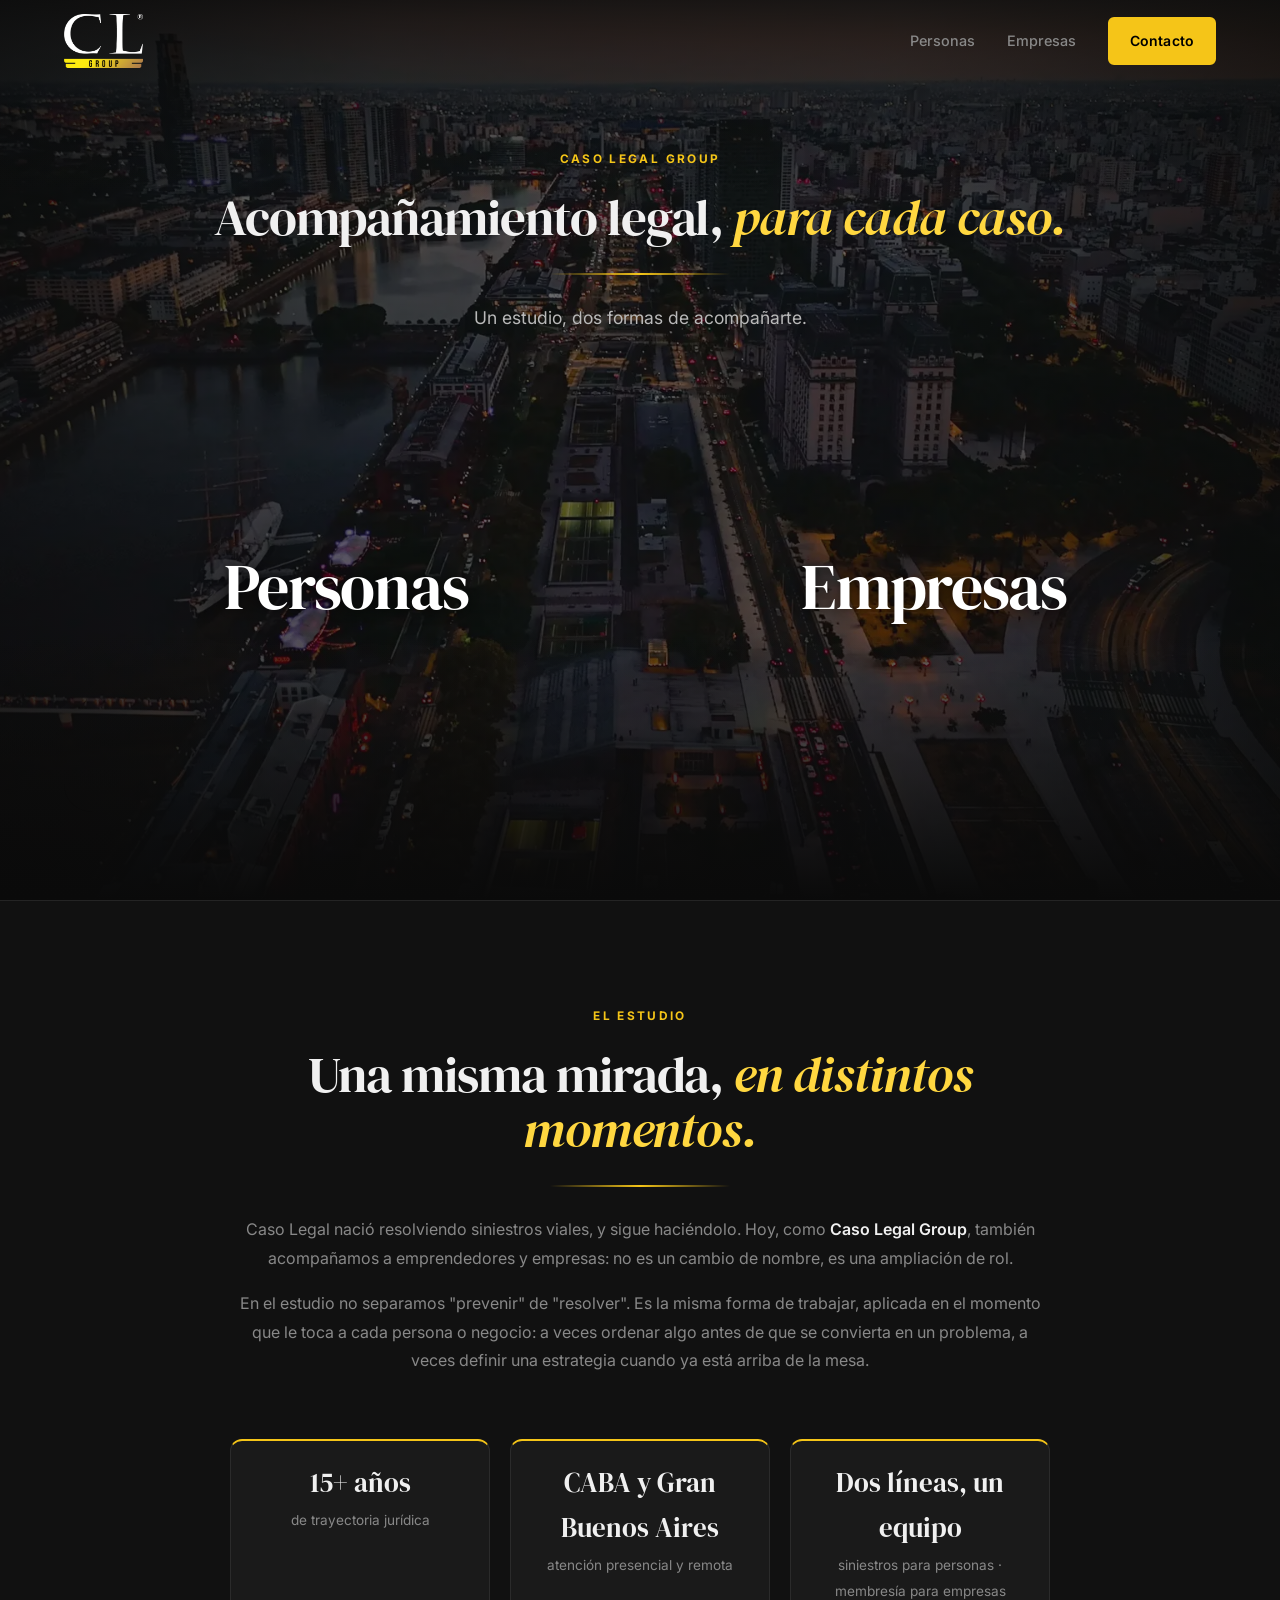
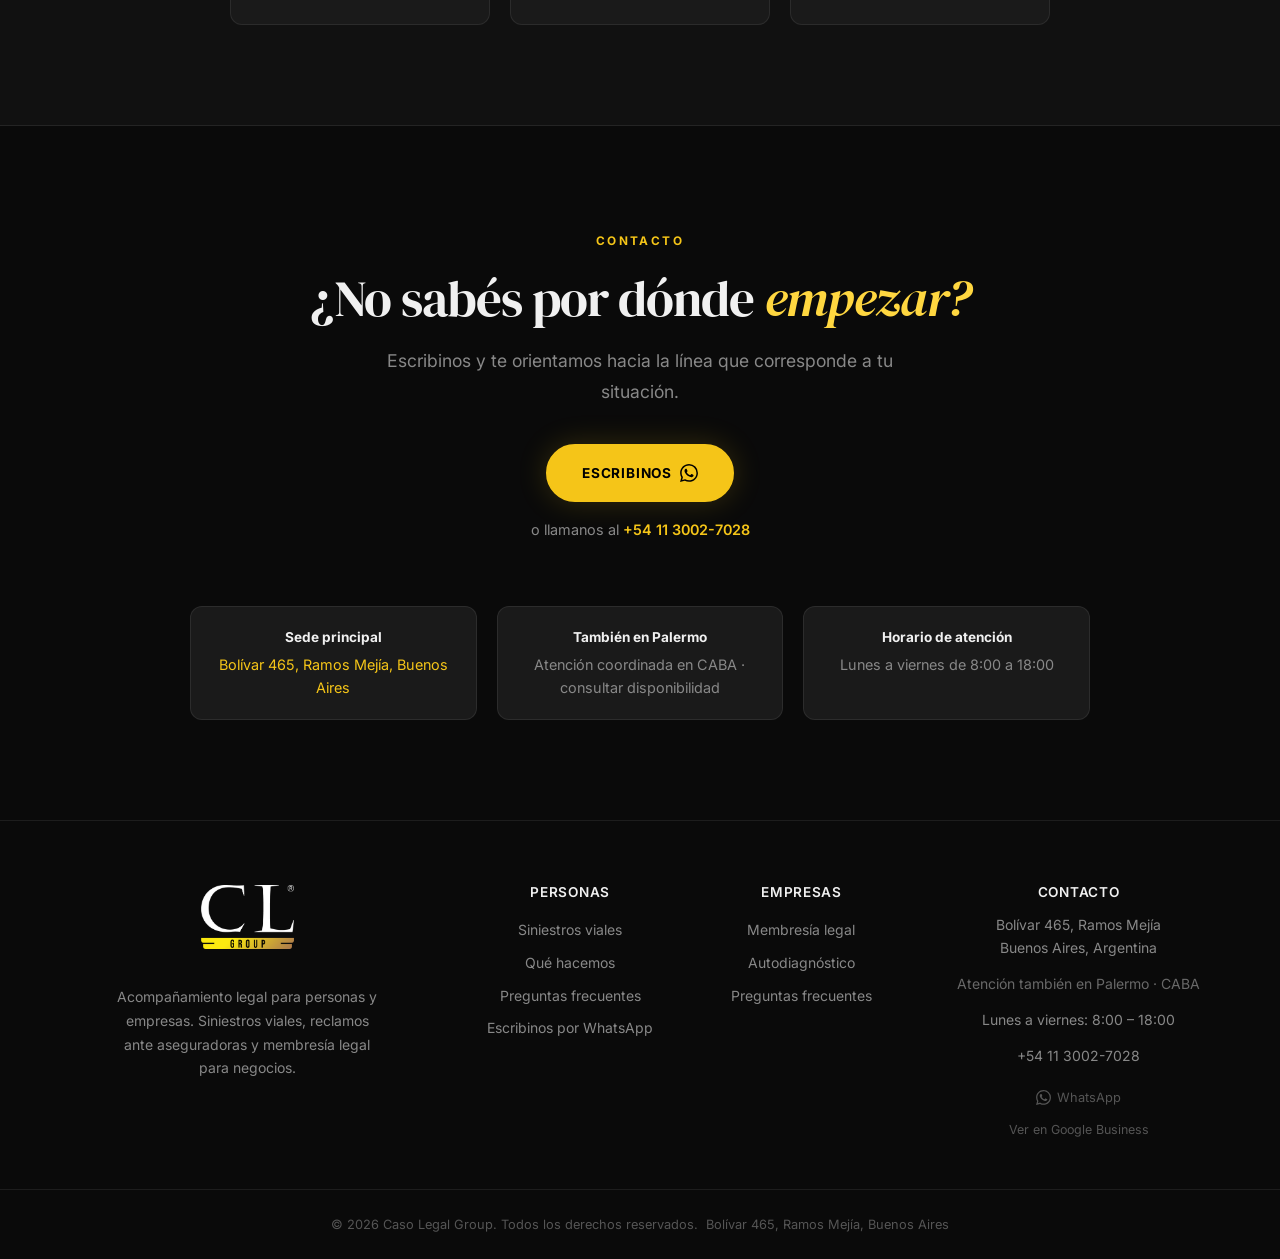
<file: index.html>
<!DOCTYPE html>
<html lang="es">
<head>
  <!-- Google tag (gtag.js) -->
  <script async src="https://www.googletagmanager.com/gtag/js?id=G-5CNLB4M6X0"></script>
  <script>
    window.dataLayer = window.dataLayer || [];
    function gtag(){dataLayer.push(arguments);}
    gtag('js', new Date());
    gtag('config', 'G-5CNLB4M6X0');
  </script>
  <meta charset="UTF-8" />
  <meta name="viewport" content="width=device-width, initial-scale=1.0" />
  <title>Caso Legal Group | Acompañamiento legal para personas y empresas — Ramos Mejía</title>
  <meta name="description" content="Caso Legal Group: abogados en siniestros viales y reclamos ante aseguradoras para personas, y membresía de acompañamiento legal para emprendedores y empresas." />
  <meta name="keywords" content="Caso Legal, Caso Legal Group, abogado accidente tránsito, reclamo seguro, acompañamiento legal empresas, membresía legal PyME, Ramos Mejía, Buenos Aires" />
  <meta property="og:title" content="Caso Legal Group | Acompañamiento legal para personas y empresas" />
  <meta property="og:description" content="Un estudio, dos formas de acompañarte: siniestros y reclamos para personas, y membresía de acompañamiento legal para empresas." />
  <meta property="og:type" content="website" />
  <meta property="og:url" content="https://casolegal.com.ar/" />
  <meta property="og:image" content="https://casolegal.com.ar/Group/og-cl-group.png" />
  <meta name="robots" content="index, follow" />
  <link rel="canonical" href="https://casolegal.com.ar/" />
  <link rel="icon" href="/Logo/logo_fondo_negro.png" type="image/png" />
  <link rel="preconnect" href="https://fonts.googleapis.com" />
  <link rel="preconnect" href="https://fonts.gstatic.com" crossorigin />
  <link href="https://fonts.googleapis.com/css2?family=Inter:wght@300;400;500;600;700;800;900&family=DM+Serif+Display:ital@0;1&display=swap" rel="stylesheet" />
  <link rel="preload" as="image" href="/Group/home-bg.webp" imagesrcset="/Group/home-bg-1000.webp 1000w, /Group/home-bg.webp 1920w" imagesizes="100vw" fetchpriority="high" />
  <link rel="stylesheet" href="/styles.css" />
  <link rel="stylesheet" href="/group.css" />

  <script type="application/ld+json">
  {
    "@context": "https://schema.org",
    "@type": "LegalService",
    "name": "Caso Legal Group",
    "alternateName": "Caso Legal",
    "description": "Estudio jurídico con dos líneas de servicio: reclamos por siniestros viales y ante aseguradoras para personas, y membresía de acompañamiento legal para emprendedores y empresas.",
    "url": "https://casolegal.com.ar/",
    "logo": "https://casolegal.com.ar/Group/og-cl-group.png",
    "telephone": "+54-11-3002-7028",
    "openingHours": "Mo-Fr 08:00-18:00",
    "address": {
      "@type": "PostalAddress",
      "streetAddress": "Bolívar 465",
      "addressLocality": "Ramos Mejía",
      "addressRegion": "Buenos Aires",
      "addressCountry": "AR"
    },
    "areaServed": [
      {"@type": "City", "name": "Ramos Mejía"},
      {"@type": "City", "name": "Buenos Aires"},
      {"@type": "AdministrativeArea", "name": "Gran Buenos Aires"}
    ],
    "hasOfferCatalog": {
      "@type": "OfferCatalog",
      "name": "Servicios de Caso Legal Group",
      "itemListElement": [
        {"@type": "Offer", "itemOffered": {"@type": "Service", "name": "Reclamos por siniestros viales y ante aseguradoras", "url": "https://casolegal.com.ar/personas/"}},
        {"@type": "Offer", "itemOffered": {"@type": "Service", "name": "Membresía de acompañamiento legal para empresas", "url": "https://casolegal.com.ar/empresas/"}}
      ]
    },
    "sameAs": ["https://share.google/JOAgmfqNT6yt0iKP3"]
  }
  </script>
</head>
<body class="g-page" data-no-conversion-tracking>

  <!-- ========== NAVBAR ========== -->
  <header class="navbar" id="navbar">
    <div class="container navbar__inner">
      <a href="/" class="navbar__logo" aria-label="Caso Legal Group - Inicio">
        <img src="/Group/logo-cl-group.png" alt="Caso Legal Group" class="navbar__logo-img navbar__logo-img--group" width="291" height="200" />
      </a>
      <nav class="navbar__links" aria-label="Navegación principal">
        <a href="/personas/" data-audience="nav_personas">Personas</a>
        <a href="/empresas/" data-audience="nav_empresas">Empresas</a>
        <a href="#contacto" class="btn btn--sm btn--yellow">Contacto</a>
      </nav>
      <button class="navbar__hamburger" id="hamburger" aria-label="Abrir menú" aria-expanded="false">
        <span></span><span></span><span></span>
      </button>
    </div>
    <div class="navbar__mobile-menu" id="mobileMenu" aria-hidden="true">
      <a href="/personas/" class="mobile-link">Personas</a>
      <a href="/empresas/" class="mobile-link">Empresas</a>
      <a href="#contacto" class="mobile-link mobile-link--cta">Contacto</a>
    </div>
  </header>

  <main>

    <!-- ========== SELECTOR ========== -->
    <section class="g-home" id="inicio">
      <div class="g-home__bg" aria-hidden="true">
        <img src="/Group/home-bg.webp" srcset="/Group/home-bg-1000.webp 1000w, /Group/home-bg.webp 1920w" sizes="100vw" alt="" width="1920" height="1080" fetchpriority="high" />
      </div>
      <div class="container">
        <div class="g-home__head fade-in">
          <span class="g-eyebrow">Caso Legal Group</span>
          <h1 class="g-title">Acompañamiento legal, <em>para cada caso.</em></h1>
          <span class="g-rule" aria-hidden="true"></span>
          <p class="g-lead">Un estudio, dos formas de acompañarte.</p>
        </div>

        <div class="aud-grid">
          <a href="/personas/" class="aud-card fade-in" data-audience="card_personas">
            <span class="aud-card__tag-row"><span class="aud-card__tag-inner"><span class="aud-card__tag-gap"><span class="aud-card__tag aud-card__tag--muted">Siniestros y reclamos</span></span></span></span>
            <span class="aud-card__word" aria-hidden="true">Personas<svg width="26" height="26" viewBox="0 0 24 24" fill="none" stroke="currentColor" stroke-width="2" aria-hidden="true"><path d="M5 12h14M12 5l7 7-7 7"/></svg></span>
            <div class="aud-card__more">
              <div class="aud-card__more-inner">
                <h2>Tuve un <em>siniestro vial</em> o mi reclamo está trabado</h2>
                <p>Somos abogados especializados en accidentes de tránsito y reclamos ante aseguradoras. Si el seguro no responde, no paga o te ofreció mucho menos de lo que corresponde, te ayudamos a reclamar.</p>
                <ul>
                  <li>Consulta inicial sin costo</li>
                  <li>Honorarios solo si cobrás</li>
                  <li>Auto, moto, transporte público y peatones</li>
                </ul>
                <span class="aud-card__cta">
                  Ir a Personas
                  <svg width="18" height="18" viewBox="0 0 24 24" fill="none" stroke="currentColor" stroke-width="2.5" aria-hidden="true"><path d="M5 12h14M12 5l7 7-7 7"/></svg>
                </span>
              </div>
            </div>
          </a>

          <a href="/empresas/" class="aud-card aud-card--featured fade-in fade-in--delay" data-audience="card_empresas">
            <span class="aud-card__tag-row"><span class="aud-card__tag-inner"><span class="aud-card__tag-gap"><span class="aud-card__tag">Nuevo · Membresía</span></span></span></span>
            <span class="aud-card__word" aria-hidden="true">Empresas<svg width="26" height="26" viewBox="0 0 24 24" fill="none" stroke="currentColor" stroke-width="2" aria-hidden="true"><path d="M5 12h14M12 5l7 7-7 7"/></svg></span>
            <div class="aud-card__more">
              <div class="aud-card__more-inner">
                <h2>Tengo un <em>negocio</em> o una empresa</h2>
                <p>Acompañamiento legal continuo para emprendedores y PyMEs: un equipo que ya conoce tu negocio y te acompaña antes de firmar, contratar o resolver un conflicto.</p>
                <ul>
                  <li>Contratos, laboral, societario y cobranzas</li>
                  <li>Revisión preventiva antes de firmar</li>
                  <li>Membresía, consulta puntual o proyecto</li>
                </ul>
                <span class="aud-card__cta">
                  Ir a Empresas
                  <svg width="18" height="18" viewBox="0 0 24 24" fill="none" stroke="currentColor" stroke-width="2.5" aria-hidden="true"><path d="M5 12h14M12 5l7 7-7 7"/></svg>
                </span>
              </div>
            </div>
          </a>
        </div>
      </div>
    </section>

    <!-- ========== UNA MISMA MIRADA ========== -->
    <section class="g-about" id="estudio">
      <div class="container">
        <div class="g-about__inner">
          <div class="fade-in">
            <span class="g-eyebrow">El estudio</span>
            <h2 class="g-title">Una misma mirada, <em>en distintos momentos.</em></h2>
            <span class="g-rule" aria-hidden="true"></span>
            <p>Caso Legal nació resolviendo siniestros viales, y sigue haciéndolo. Hoy, como <strong>Caso Legal Group</strong>, también acompañamos a emprendedores y empresas: no es un cambio de nombre, es una ampliación de rol.</p>
            <p>En el estudio no separamos "prevenir" de "resolver". Es la misma forma de trabajar, aplicada en el momento que le toca a cada persona o negocio: a veces ordenar algo antes de que se convierta en un problema, a veces definir una estrategia cuando ya está arriba de la mesa.</p>
          </div>
          <div class="g-stats fade-in">
            <div class="g-stat">
              <strong>15+ años</strong>
              <span>de trayectoria jurídica</span>
            </div>
            <div class="g-stat">
              <strong>CABA y Gran Buenos Aires</strong>
              <span>atención presencial y remota</span>
            </div>
            <div class="g-stat">
              <strong>Dos líneas, un equipo</strong>
              <span>siniestros para personas · membresía para empresas</span>
            </div>
          </div>
        </div>
      </div>
    </section>

    <!-- ========== CONTACTO ========== -->
    <section class="g-cierre" id="contacto">
      <div class="container">
        <div class="fade-in">
          <span class="g-eyebrow">Contacto</span>
          <h2 class="g-title">¿No sabés por dónde <em>empezar?</em></h2>
          <p class="g-lead">Escribinos y te orientamos hacia la línea que corresponde a tu situación.</p>
          <div class="g-cierre__actions">
            <a href="https://wa.me/5491130027028?text=Hola%2C%20quisiera%20una%20orientaci%C3%B3n%3A%20no%20s%C3%A9%20si%20mi%20consulta%20es%20por%20un%20siniestro%20o%20por%20mi%20empresa." class="btn btn--yellow btn--pill btn--lg" target="_blank" rel="noopener noreferrer" data-label="whatsapp_home">
              Escribinos
              <svg width="18" height="18" viewBox="0 0 24 24" fill="currentColor" aria-hidden="true"><path d="M17.472 14.382c-.297-.149-1.758-.867-2.03-.967-.273-.099-.471-.148-.67.15-.197.297-.767.966-.94 1.164-.173.199-.347.223-.644.075-.297-.15-1.255-.463-2.39-1.475-.883-.788-1.48-1.761-1.653-2.059-.173-.297-.018-.458.13-.606.134-.133.298-.347.446-.52.149-.174.198-.298.298-.497.099-.198.05-.371-.025-.52-.075-.149-.669-1.612-.916-2.207-.242-.579-.487-.5-.669-.51-.173-.008-.371-.01-.57-.01-.198 0-.52.074-.792.372-.272.297-1.04 1.016-1.04 2.479 0 1.462 1.065 2.875 1.213 3.074.149.198 2.096 3.2 5.077 4.487.709.306 1.262.489 1.694.625.712.227 1.36.195 1.871.118.571-.085 1.758-.719 2.006-1.413.248-.694.248-1.289.173-1.413-.074-.124-.272-.198-.57-.347m-5.421 7.403h-.004a9.87 9.87 0 01-5.031-1.378l-.361-.214-3.741.982.998-3.648-.235-.374a9.86 9.86 0 01-1.51-5.26c.001-5.45 4.436-9.884 9.888-9.884 2.64 0 5.122 1.03 6.988 2.898a9.825 9.825 0 012.893 6.994c-.003 5.45-4.437 9.884-9.885 9.884m8.413-18.297A11.815 11.815 0 0012.05 0C5.495 0 .16 5.335.157 11.892c0 2.096.547 4.142 1.588 5.945L.057 24l6.305-1.654a11.882 11.882 0 005.683 1.448h.005c6.554 0 11.89-5.335 11.893-11.893a11.821 11.821 0 00-3.48-8.413z"/></svg>
            </a>
            <p class="g-cierre__phone">o llamanos al <a href="tel:+5491130027028">+54 11 3002-7028</a></p>
          </div>
        </div>

        <div class="g-info fade-in">
          <div class="g-info__item">
            <strong>Sede principal</strong>
            <a href="https://share.google/JOAgmfqNT6yt0iKP3" target="_blank" rel="noopener noreferrer">Bolívar 465, Ramos Mejía, Buenos Aires</a>
          </div>
          <div class="g-info__item">
            <strong>También en Palermo</strong>
            Atención coordinada en CABA · consultar disponibilidad
          </div>
          <div class="g-info__item">
            <strong>Horario de atención</strong>
            Lunes a viernes de 8:00 a 18:00
          </div>
        </div>
      </div>
    </section>

  </main>

  <!-- ========== FOOTER ========== -->
  <footer class="footer">
    <div class="container footer__inner">
      <div class="footer__brand">
        <a href="/" class="navbar__logo footer__logo-link" aria-label="Caso Legal Group - Inicio">
          <img src="/Group/logo-cl-group.png" alt="Caso Legal Group" class="footer__logo-img footer__logo-img--group" width="291" height="200" loading="lazy" />
        </a>
        <p>Acompañamiento legal para personas y empresas. Siniestros viales, reclamos ante aseguradoras y membresía legal para negocios.</p>
      </div>
      <div class="footer__links">
        <h4>Personas</h4>
        <a href="/personas/">Siniestros viales</a>
        <a href="/personas/#servicios">Qué hacemos</a>
        <a href="/personas/#faq">Preguntas frecuentes</a>
        <a href="https://wa.me/5491130027028" target="_blank" rel="noopener noreferrer">Escribinos por WhatsApp</a>
      </div>
      <div class="footer__links">
        <h4>Empresas</h4>
        <a href="/empresas/">Membresía legal</a>
        <a href="/empresas/#autodiagnostico">Autodiagnóstico</a>
        <a href="/empresas/#faq">Preguntas frecuentes</a>
      </div>
      <div class="footer__contact">
        <h4>Contacto</h4>
        <p>Bolívar 465, Ramos Mejía<br/>Buenos Aires, Argentina</p>
        <p class="footer__palermo">Atención también en Palermo · CABA</p>
        <p>Lunes a viernes: 8:00 – 18:00</p>
        <a href="tel:+5491130027028" class="footer__phone">+54 11 3002-7028</a>
        <a href="https://wa.me/5491130027028" class="footer__wa-link" target="_blank" rel="noopener noreferrer" data-label="whatsapp_footer_home">
          <svg width="15" height="15" viewBox="0 0 24 24" fill="currentColor" aria-hidden="true"><path d="M17.472 14.382c-.297-.149-1.758-.867-2.03-.967-.273-.099-.471-.148-.67.15-.197.297-.767.966-.94 1.164-.173.199-.347.223-.644.075-.297-.15-1.255-.463-2.39-1.475-.883-.788-1.48-1.761-1.653-2.059-.173-.297-.018-.458.13-.606.134-.133.298-.347.446-.52.149-.174.198-.298.298-.497.099-.198.05-.371-.025-.52-.075-.149-.669-1.612-.916-2.207-.242-.579-.487-.5-.669-.51-.173-.008-.371-.01-.57-.01-.198 0-.52.074-.792.372-.272.297-1.04 1.016-1.04 2.479 0 1.462 1.065 2.875 1.213 3.074.149.198 2.096 3.2 5.077 4.487.709.306 1.262.489 1.694.625.712.227 1.36.195 1.871.118.571-.085 1.758-.719 2.006-1.413.248-.694.248-1.289.173-1.413-.074-.124-.272-.198-.57-.347m-5.421 7.403h-.004a9.87 9.87 0 01-5.031-1.378l-.361-.214-3.741.982.998-3.648-.235-.374a9.86 9.86 0 01-1.51-5.26c.001-5.45 4.436-9.884 9.888-9.884 2.64 0 5.122 1.03 6.988 2.898a9.825 9.825 0 012.893 6.994c-.003 5.45-4.437 9.884-9.885 9.884m8.413-18.297A11.815 11.815 0 0012.05 0C5.495 0 .16 5.335.157 11.892c0 2.096.547 4.142 1.588 5.945L.057 24l6.305-1.654a11.882 11.882 0 005.683 1.448h.005c6.554 0 11.89-5.335 11.893-11.893a11.821 11.821 0 00-3.48-8.413z"/></svg>
          WhatsApp
        </a>
        <a href="https://share.google/JOAgmfqNT6yt0iKP3" class="footer__google-link" target="_blank" rel="noopener noreferrer">Ver en Google Business</a>
      </div>
    </div>
    <div class="footer__bottom">
      <div class="container">
        <p>&copy; 2026 Caso Legal Group. Todos los derechos reservados.</p>
        <p>Bolívar 465, Ramos Mejía, Buenos Aires</p>
      </div>
    </div>
  </footer>

  <script src="/script.js" defer></script>
  <script src="/group.js" defer></script>
</body>
</html>
</file>
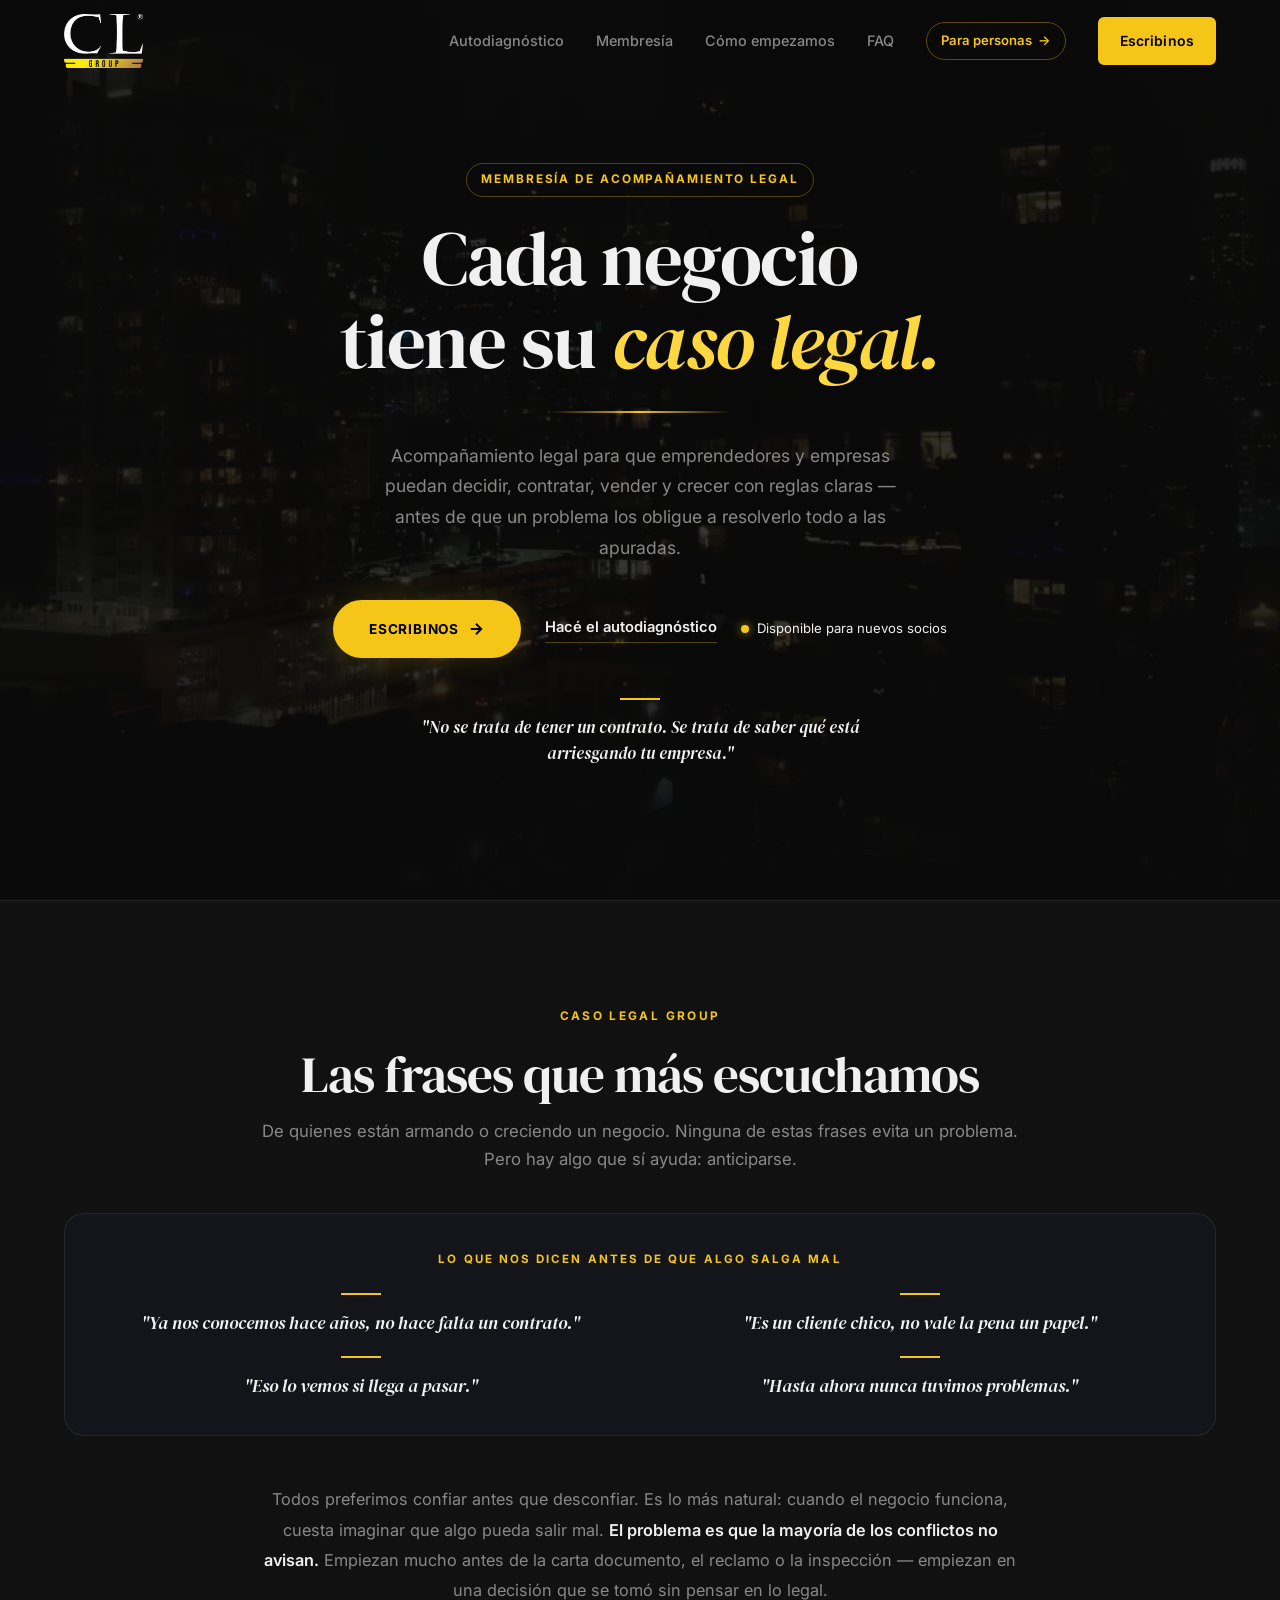
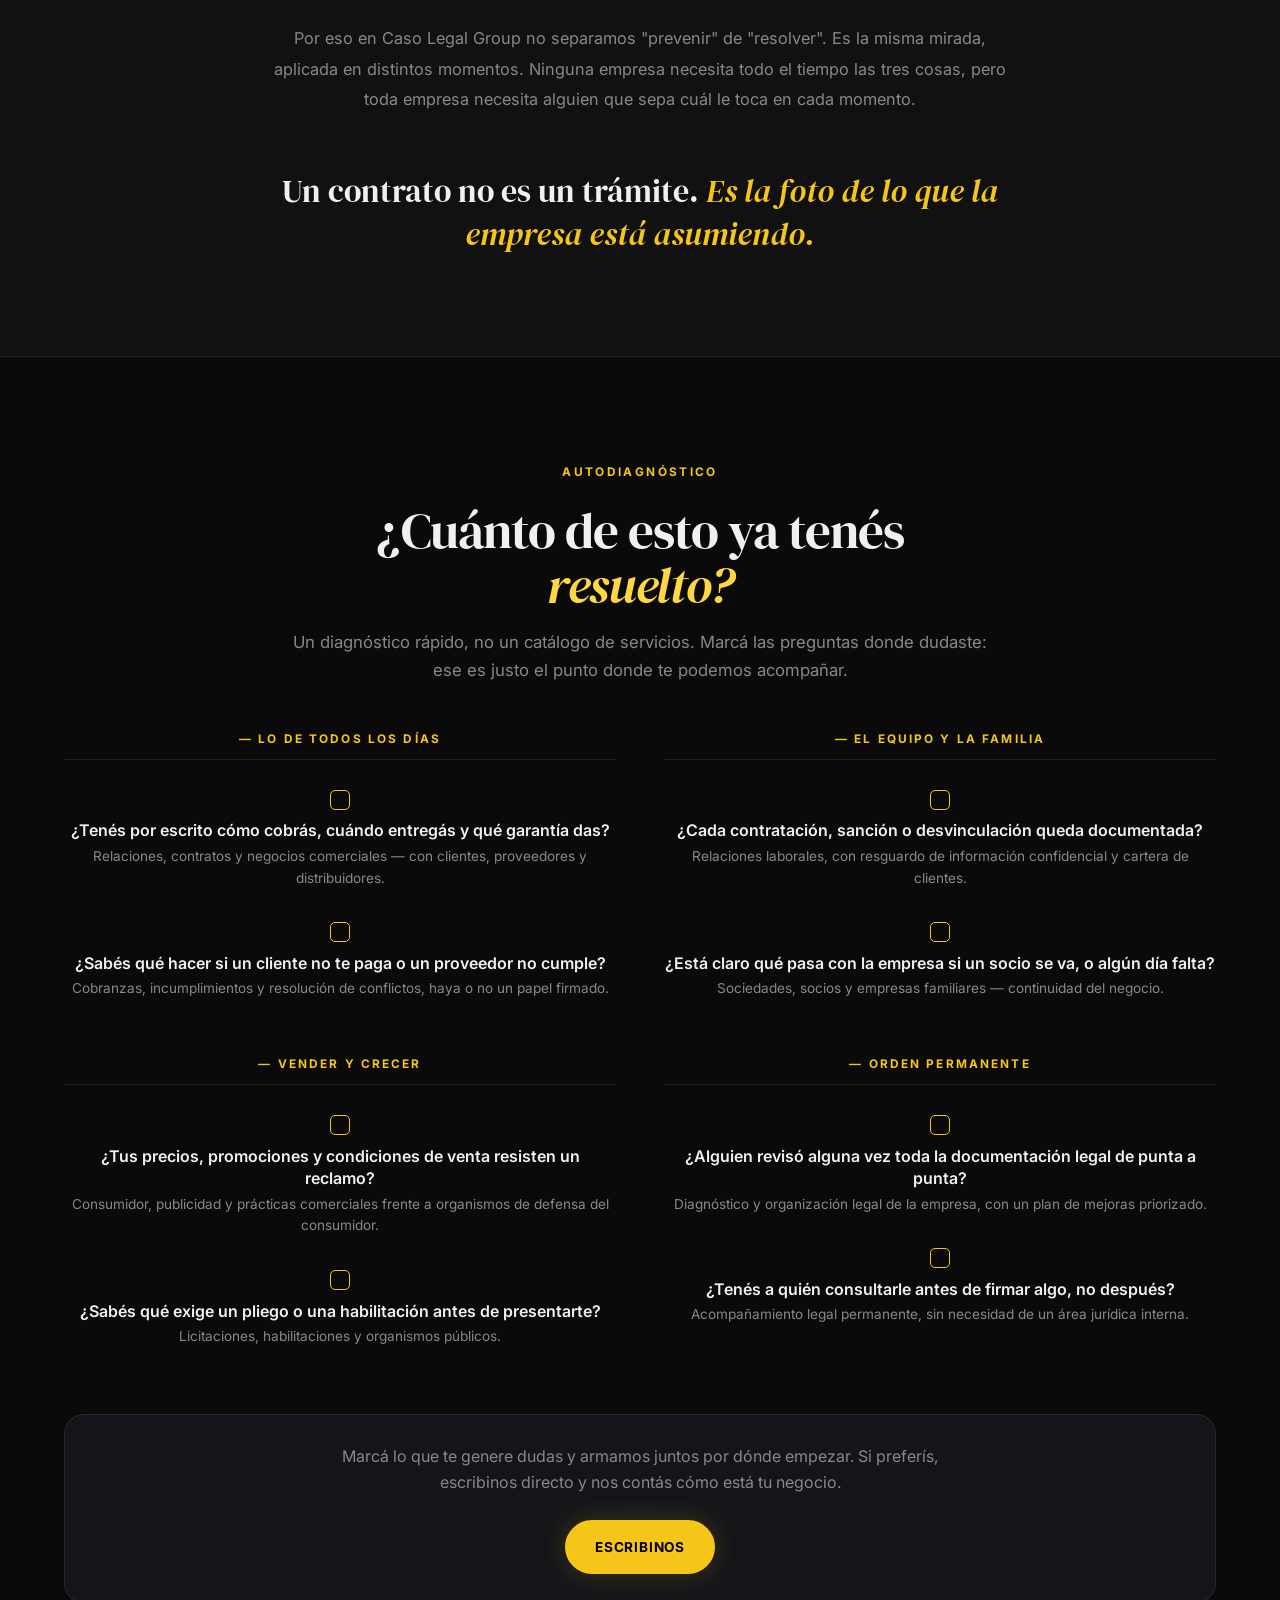
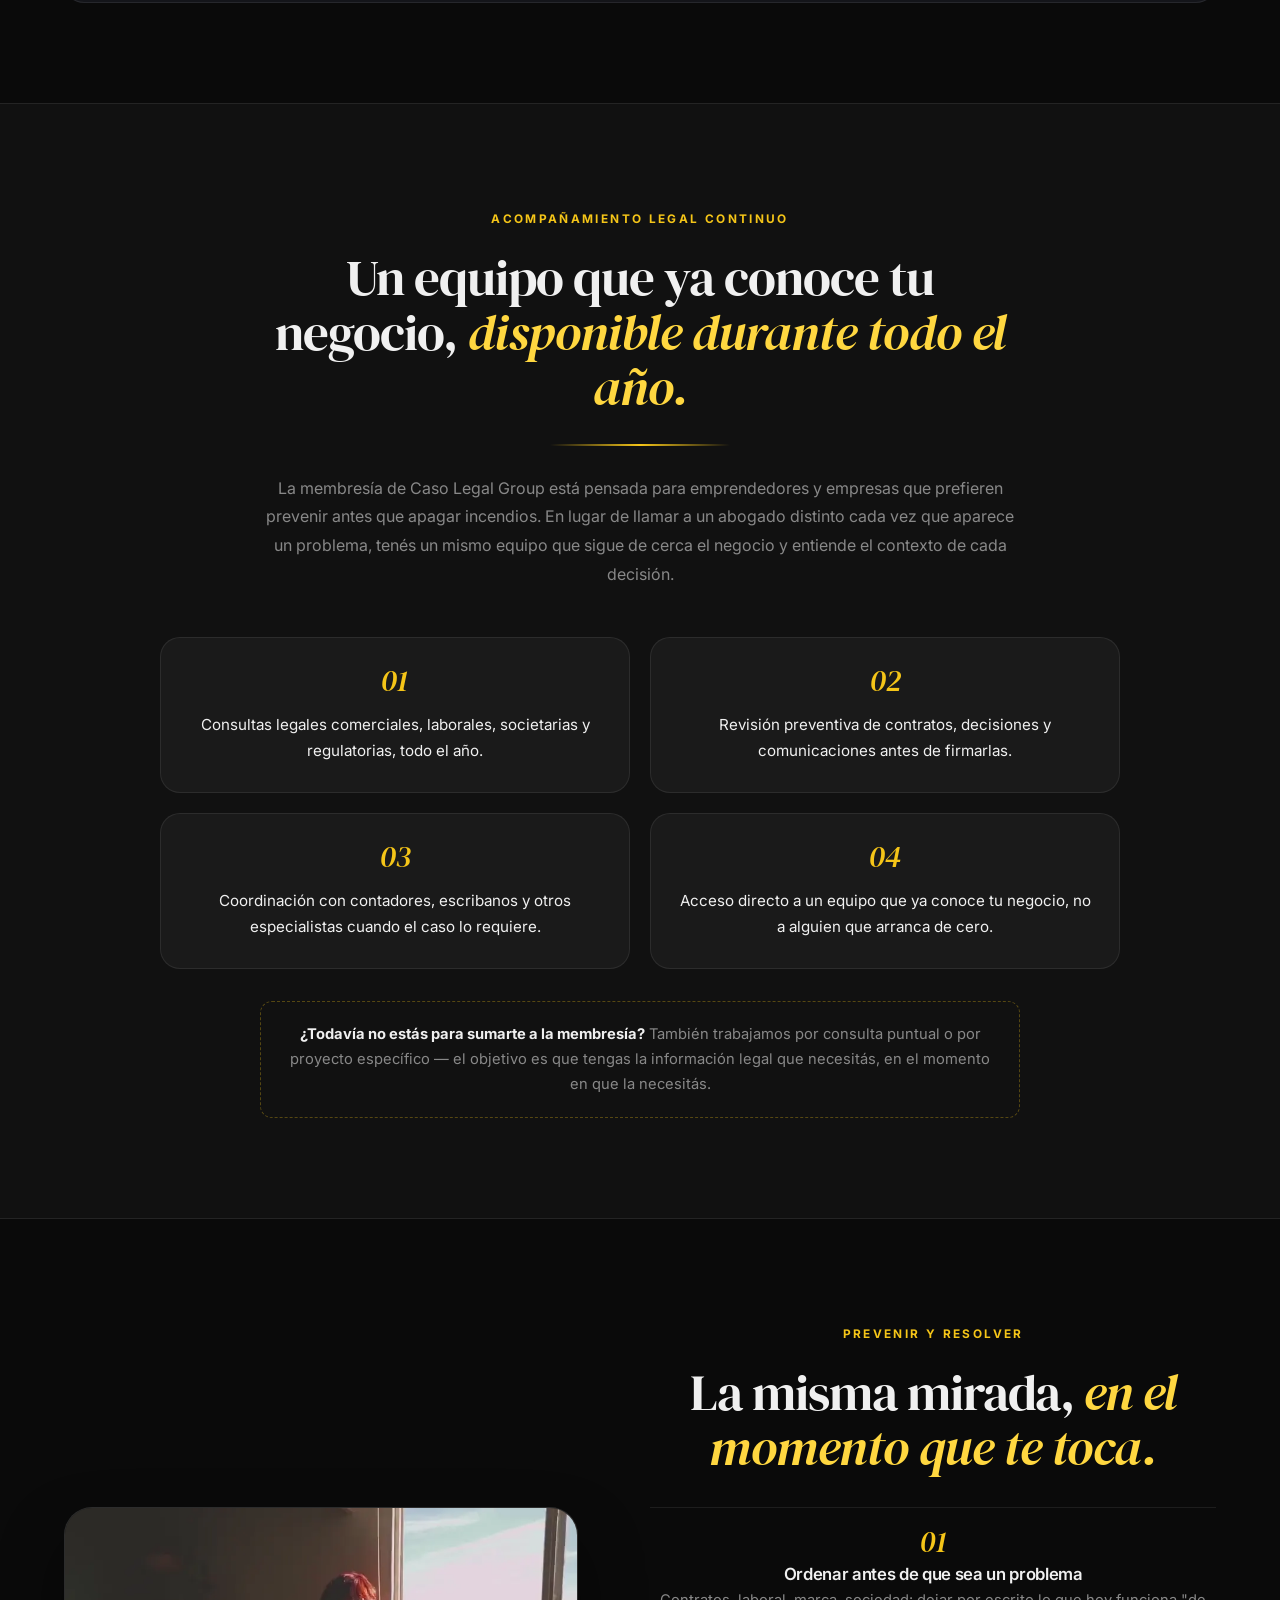
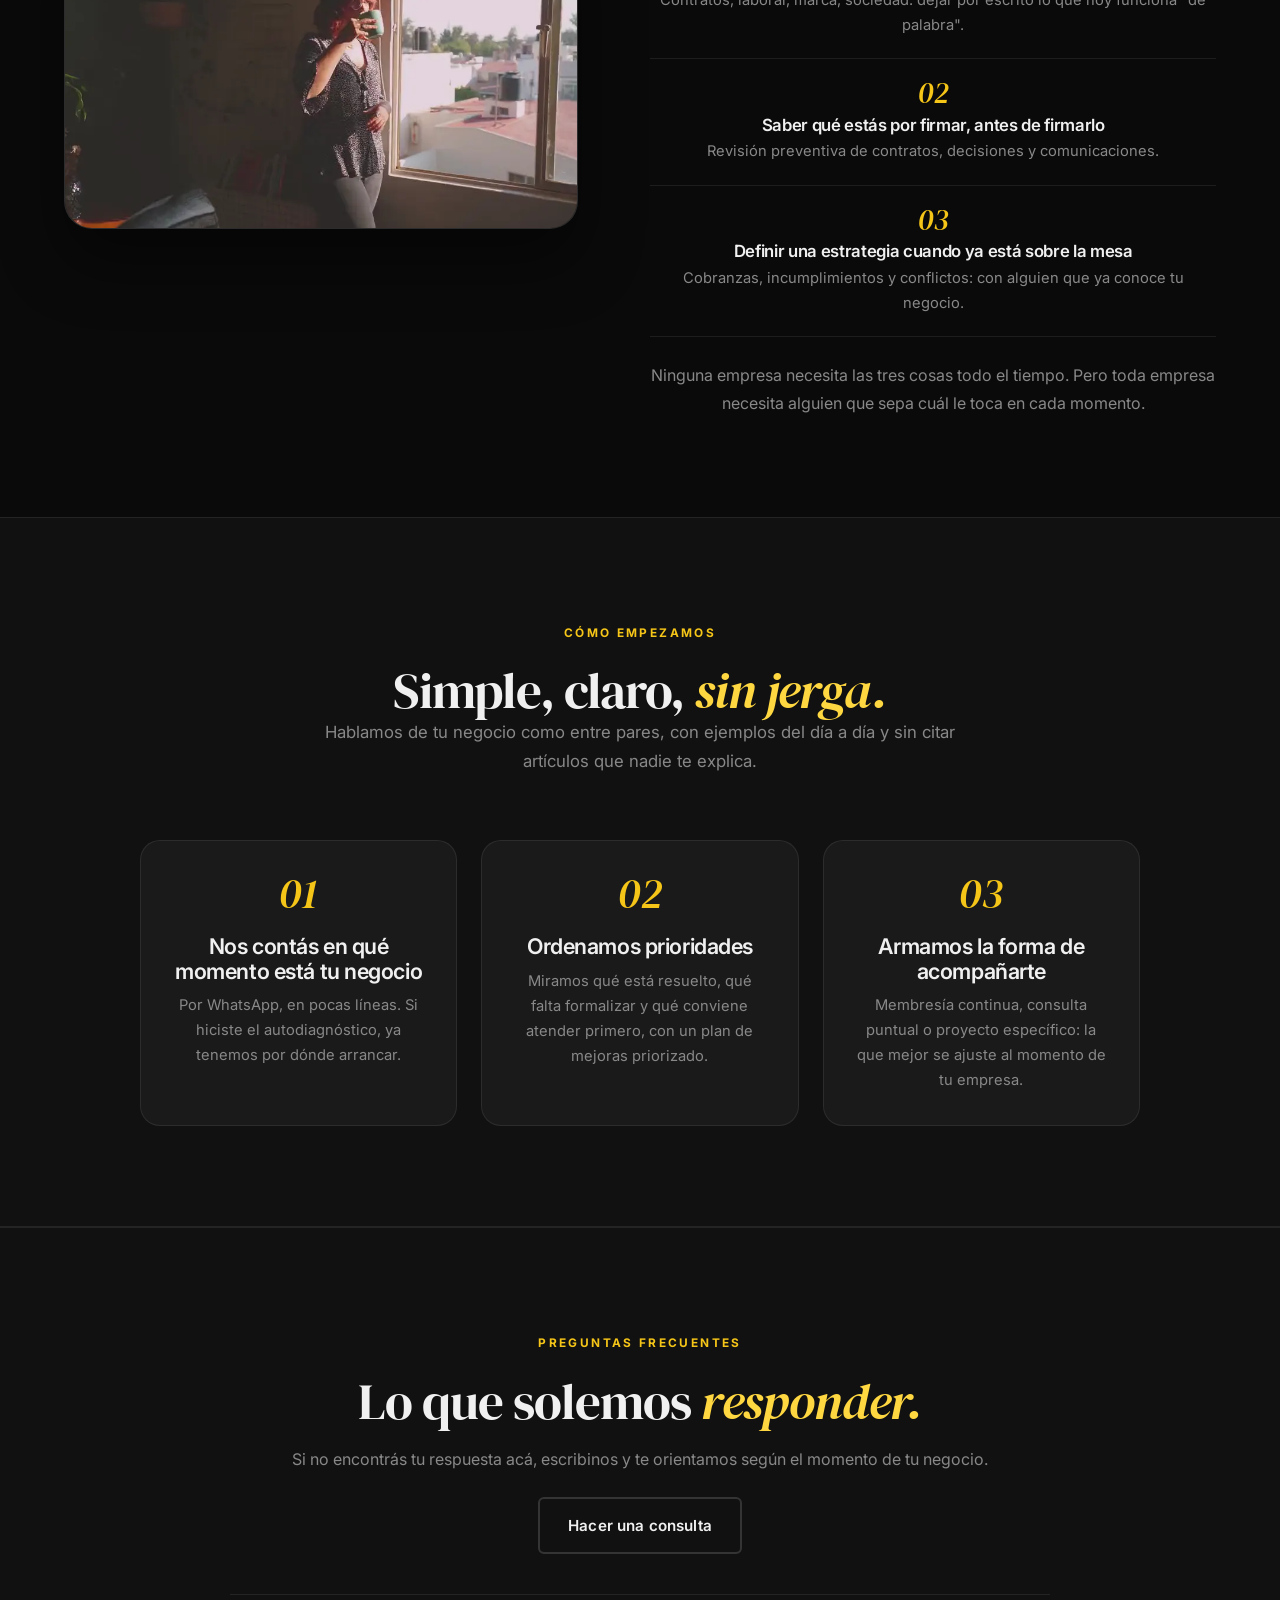
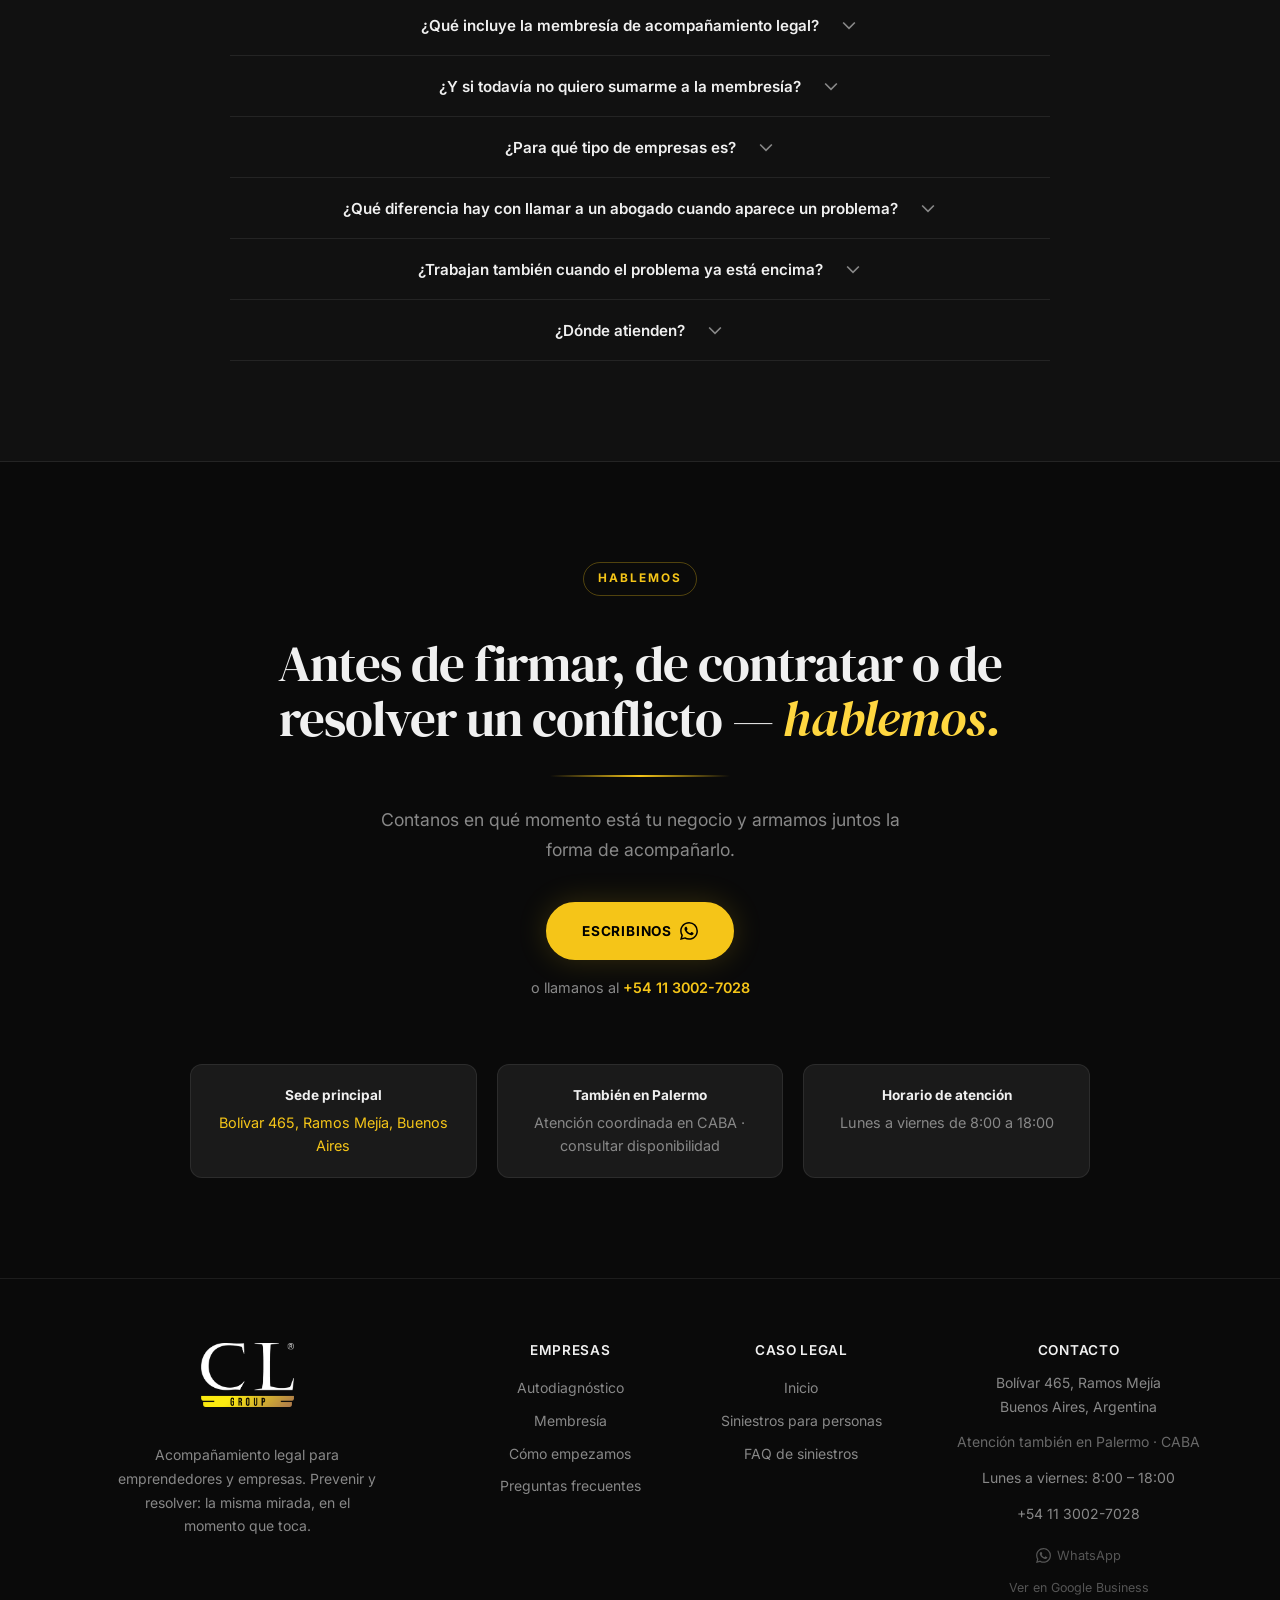
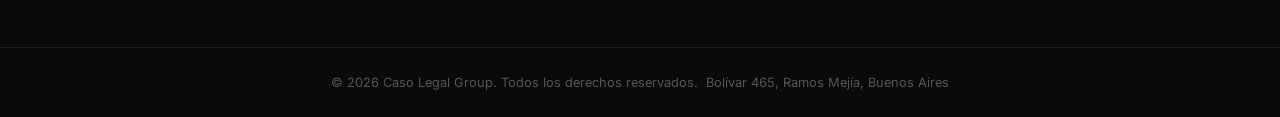
<file: empresas/index.html>
<!DOCTYPE html>
<html lang="es">
<head>
  <!-- Google tag (gtag.js) -->
  <script async src="https://www.googletagmanager.com/gtag/js?id=G-5CNLB4M6X0"></script>
  <script>
    window.dataLayer = window.dataLayer || [];
    function gtag(){dataLayer.push(arguments);}
    gtag('js', new Date());
    gtag('config', 'G-5CNLB4M6X0');
  </script>
  <meta charset="UTF-8" />
  <meta name="viewport" content="width=device-width, initial-scale=1.0" />
  <title>Caso Legal Group | Membresía de acompañamiento legal para empresas y PyMEs</title>
  <meta name="description" content="Acompañamiento legal continuo para emprendedores y empresas: contratos, laboral, societario, cobranzas y compliance. Un equipo que conoce tu negocio, antes de que algo salga mal." />
  <meta name="keywords" content="abogado para empresas, membresía legal, asesoramiento legal PyME, contratos comerciales, cobranzas, laboral empresas, compliance, Ramos Mejía, Buenos Aires" />
  <meta property="og:title" content="Caso Legal Group | Cada negocio tiene su caso legal" />
  <meta property="og:description" content="Membresía de acompañamiento legal para emprendedores y empresas. Decidí, contratá, vendé y crecé con reglas claras." />
  <meta property="og:type" content="website" />
  <meta property="og:url" content="https://casolegal.com.ar/empresas/" />
  <meta property="og:image" content="https://casolegal.com.ar/Group/og-cl-group.png" />
  <meta name="robots" content="index, follow" />
  <link rel="canonical" href="https://casolegal.com.ar/empresas/" />
  <link rel="icon" href="/Logo/logo_fondo_negro.png" type="image/png" />
  <link rel="preload" as="image" href="/Group/hero-empresas-poster.webp" fetchpriority="high" />
  <link rel="preconnect" href="https://fonts.googleapis.com" />
  <link rel="preconnect" href="https://fonts.gstatic.com" crossorigin />
  <link href="https://fonts.googleapis.com/css2?family=Inter:wght@300;400;500;600;700;800;900&family=DM+Serif+Display:ital@0;1&display=swap" rel="stylesheet" />
  <link rel="stylesheet" href="/styles.css" />
  <link rel="stylesheet" href="/group.css" />

  <script type="application/ld+json">
  {
    "@context": "https://schema.org",
    "@type": "LegalService",
    "name": "Caso Legal Group — Membresía de acompañamiento legal",
    "description": "Acompañamiento legal continuo para emprendedores y empresas: contratos, relaciones laborales, sociedades, cobranzas, consumidor y compliance.",
    "url": "https://casolegal.com.ar/empresas/",
    "telephone": "+54-11-3002-7028",
    "openingHours": "Mo-Fr 08:00-18:00",
    "parentOrganization": {"@type": "Organization", "name": "Caso Legal Group", "url": "https://casolegal.com.ar/"},
    "address": {
      "@type": "PostalAddress",
      "streetAddress": "Bolívar 465",
      "addressLocality": "Ramos Mejía",
      "addressRegion": "Buenos Aires",
      "addressCountry": "AR"
    },
    "areaServed": [
      {"@type": "City", "name": "Ramos Mejía"},
      {"@type": "City", "name": "Buenos Aires"},
      {"@type": "AdministrativeArea", "name": "Gran Buenos Aires"}
    ],
    "audience": {"@type": "BusinessAudience", "audienceType": "Emprendedores, PyMEs y empresas"},
    "hasOfferCatalog": {
      "@type": "OfferCatalog",
      "name": "Formas de trabajo",
      "itemListElement": [
        {"@type": "Offer", "itemOffered": {"@type": "Service", "name": "Membresía de acompañamiento legal continuo"}},
        {"@type": "Offer", "itemOffered": {"@type": "Service", "name": "Consulta legal puntual para empresas"}},
        {"@type": "Offer", "itemOffered": {"@type": "Service", "name": "Proyecto legal específico"}}
      ]
    }
  }
  </script>

  <script type="application/ld+json">
  {
    "@context": "https://schema.org",
    "@type": "FAQPage",
    "mainEntity": [
      {
        "@type": "Question",
        "name": "¿Qué incluye la membresía de acompañamiento legal?",
        "acceptedAnswer": {"@type": "Answer", "text": "Consultas legales comerciales, laborales, societarias y regulatorias durante todo el año, revisión preventiva de contratos, decisiones y comunicaciones antes de firmarlas, coordinación con contadores, escribanos y otros especialistas cuando el caso lo requiere, y acceso directo a un equipo que ya conoce tu negocio."}
      },
      {
        "@type": "Question",
        "name": "¿Y si todavía no quiero sumarme a la membresía?",
        "acceptedAnswer": {"@type": "Answer", "text": "También trabajamos por consulta puntual o por proyecto específico. El objetivo es que tengas la información legal que necesitás, en el momento en que la necesitás."}
      },
      {
        "@type": "Question",
        "name": "¿Para qué tipo de empresas es?",
        "acceptedAnswer": {"@type": "Answer", "text": "Para emprendedores, comercios y PyMEs que no cuentan con un área jurídica interna y prefieren prevenir antes que apagar incendios. Desde quien está armando su primer negocio hasta empresas familiares que ya tienen equipo, clientes y proveedores."}
      },
      {
        "@type": "Question",
        "name": "¿Qué diferencia hay con llamar a un abogado cuando aparece un problema?",
        "acceptedAnswer": {"@type": "Answer", "text": "En lugar de contratar a un abogado distinto cada vez, tenés un mismo equipo que sigue de cerca tu negocio y entiende el contexto de cada decisión. Eso permite ordenar las cosas antes de que se conviertan en un conflicto, y actuar más rápido cuando el problema ya llegó."}
      },
      {
        "@type": "Question",
        "name": "¿Trabajan también cuando el problema ya está encima?",
        "acceptedAnswer": {"@type": "Answer", "text": "Sí. Prevenir y resolver son la misma mirada aplicada en distintos momentos: a veces se trata de ordenar algo antes de que sea un problema, y a veces de definir una estrategia cuando el conflicto ya está sobre la mesa."}
      },
      {
        "@type": "Question",
        "name": "¿Dónde atienden?",
        "acceptedAnswer": {"@type": "Answer", "text": "La sede principal está en Bolívar 465, Ramos Mejía, Buenos Aires. También se coordina atención en Palermo para quienes están en CABA. Las consultas y el seguimiento también pueden hacerse de forma remota."}
      }
    ]
  }
  </script>
</head>
<body class="g-page" data-no-conversion-tracking>

  <!-- ========== NAVBAR ========== -->
  <header class="navbar" id="navbar">
    <div class="container navbar__inner">
      <a href="/" class="navbar__logo" aria-label="Caso Legal Group - Inicio">
        <img src="/Group/logo-cl-group.png" alt="Caso Legal Group" class="navbar__logo-img navbar__logo-img--group" width="291" height="200" />
      </a>
      <nav class="navbar__links" aria-label="Navegación principal">
        <a href="#autodiagnostico">Autodiagnóstico</a>
        <a href="#membresia">Membresía</a>
        <a href="#como-empezamos">Cómo empezamos</a>
        <a href="#faq">FAQ</a>
        <a href="/personas/" class="nav-switch" data-audience="nav_a_personas">Para personas <span aria-hidden="true">→</span></a>
        <a href="#contacto" class="btn btn--sm btn--yellow">Escribinos</a>
      </nav>
      <button class="navbar__hamburger" id="hamburger" aria-label="Abrir menú" aria-expanded="false">
        <span></span><span></span><span></span>
      </button>
    </div>
    <div class="navbar__mobile-menu" id="mobileMenu" aria-hidden="true">
      <a href="#autodiagnostico" class="mobile-link">Autodiagnóstico</a>
      <a href="#membresia" class="mobile-link">Membresía</a>
      <a href="#como-empezamos" class="mobile-link">Cómo empezamos</a>
      <a href="#faq" class="mobile-link">FAQ</a>
      <a href="/personas/" class="mobile-link">Para personas →</a>
      <a href="#contacto" class="mobile-link mobile-link--cta">Escribinos</a>
    </div>
  </header>

  <main>

    <!-- ========== HERO ========== -->
    <section class="g-hero" id="inicio">
      <div class="g-hero__media" aria-hidden="true">
        <img src="/Group/hero-empresas-poster.webp" alt="" width="1280" height="720" fetchpriority="high" />
        <video muted loop playsinline preload="none" data-src="/Group/hero-empresas.mp4" poster="/Group/hero-empresas-poster.webp"></video>
      </div>
      <div class="container">
        <div class="g-hero__content fade-in">
          <span class="g-eyebrow g-eyebrow--pill">Membresía de acompañamiento legal</span>
          <h1 class="g-title">Cada negocio<br/>tiene su <em>caso legal.</em></h1>
          <span class="g-rule" aria-hidden="true"></span>
          <p class="g-lead">Acompañamiento legal para que emprendedores y empresas puedan decidir, contratar, vender y crecer con reglas claras — antes de que un problema los obligue a resolverlo todo a las apuradas.</p>
          <div class="g-hero__ctas">
            <a href="https://wa.me/5491130027028?text=Hola%2C%20quiero%20consultar%20por%20la%20Membres%C3%ADa%20de%20Caso%20Legal%20Group%20para%20mi%20negocio." class="btn btn--yellow btn--pill btn--lg" target="_blank" rel="noopener noreferrer" data-label="whatsapp_hero">
              Escribinos
              <svg width="18" height="18" viewBox="0 0 24 24" fill="none" stroke="currentColor" stroke-width="2.5" aria-hidden="true"><path d="M5 12h14M12 5l7 7-7 7"/></svg>
            </a>
            <a href="#autodiagnostico" class="g-link">Hacé el autodiagnóstico</a>
            <span class="g-chip"><i aria-hidden="true"></i>Disponible para nuevos socios</span>
          </div>
          <p class="g-hero__quote">"No se trata de tener un contrato. Se trata de saber qué está arriesgando tu empresa."</p>
        </div>
      </div>
    </section>

    <!-- ========== LAS FRASES ========== -->
    <section class="g-frases" id="frases">
      <div class="container">
        <div class="g-frases__head fade-in">
          <span class="g-eyebrow">Caso Legal Group</span>
          <h2 class="g-title">Las frases que más escuchamos</h2>
          <p>De quienes están armando o creciendo un negocio. Ninguna de estas frases evita un problema. Pero hay algo que sí ayuda: anticiparse.</p>
        </div>

        <div class="g-quotes fade-in">
          <span class="g-quotes__label">Lo que nos dicen antes de que algo salga mal</span>
          <div class="g-quotes__grid">
            <blockquote>"Ya nos conocemos hace años, no hace falta un contrato."</blockquote>
            <blockquote>"Es un cliente chico, no vale la pena un papel."</blockquote>
            <blockquote>"Eso lo vemos si llega a pasar."</blockquote>
            <blockquote>"Hasta ahora nunca tuvimos problemas."</blockquote>
          </div>
        </div>

        <div class="g-prose fade-in">
          <p>Todos preferimos confiar antes que desconfiar. Es lo más natural: cuando el negocio funciona, cuesta imaginar que algo pueda salir mal. <strong>El problema es que la mayoría de los conflictos no avisan.</strong> Empiezan mucho antes de la carta documento, el reclamo o la inspección — empiezan en una decisión que se tomó sin pensar en lo legal.</p>
          <p>Por eso en Caso Legal Group no separamos "prevenir" de "resolver". Es la misma mirada, aplicada en distintos momentos. Ninguna empresa necesita todo el tiempo las tres cosas, pero toda empresa necesita alguien que sepa cuál le toca en cada momento.</p>
        </div>

        <p class="g-closing fade-in">Un contrato no es un trámite. <em>Es la foto de lo que la empresa está asumiendo.</em></p>
      </div>
    </section>

    <!-- ========== AUTODIAGNÓSTICO ========== -->
    <section class="g-check" id="autodiagnostico">
      <div class="container">
        <div class="g-check__head fade-in">
          <span class="g-eyebrow">Autodiagnóstico</span>
          <h2 class="g-title">¿Cuánto de esto ya tenés <em>resuelto?</em></h2>
          <p>Un diagnóstico rápido, no un catálogo de servicios. Marcá las preguntas donde dudaste: ese es justo el punto donde te podemos acompañar.</p>
        </div>

        <div class="g-check__grid" id="autodiagnostico-grid">
          <div class="g-check__group fade-in">
            <h3>— Lo de todos los días</h3>
            <label class="chk">
              <input type="checkbox" data-area="Contratos y negocios comerciales" />
              <span class="chk__box" aria-hidden="true"></span>
              <span class="chk__body"><strong>¿Tenés por escrito cómo cobrás, cuándo entregás y qué garantía das?</strong><small>Relaciones, contratos y negocios comerciales — con clientes, proveedores y distribuidores.</small></span>
            </label>
            <label class="chk">
              <input type="checkbox" data-area="Cobranzas e incumplimientos" />
              <span class="chk__box" aria-hidden="true"></span>
              <span class="chk__body"><strong>¿Sabés qué hacer si un cliente no te paga o un proveedor no cumple?</strong><small>Cobranzas, incumplimientos y resolución de conflictos, haya o no un papel firmado.</small></span>
            </label>
          </div>

          <div class="g-check__group fade-in">
            <h3>— El equipo y la familia</h3>
            <label class="chk">
              <input type="checkbox" data-area="Relaciones laborales" />
              <span class="chk__box" aria-hidden="true"></span>
              <span class="chk__body"><strong>¿Cada contratación, sanción o desvinculación queda documentada?</strong><small>Relaciones laborales, con resguardo de información confidencial y cartera de clientes.</small></span>
            </label>
            <label class="chk">
              <input type="checkbox" data-area="Sociedades, socios y continuidad" />
              <span class="chk__box" aria-hidden="true"></span>
              <span class="chk__body"><strong>¿Está claro qué pasa con la empresa si un socio se va, o algún día falta?</strong><small>Sociedades, socios y empresas familiares — continuidad del negocio.</small></span>
            </label>
          </div>

          <div class="g-check__group fade-in">
            <h3>— Vender y crecer</h3>
            <label class="chk">
              <input type="checkbox" data-area="Consumidor, publicidad y prácticas comerciales" />
              <span class="chk__box" aria-hidden="true"></span>
              <span class="chk__body"><strong>¿Tus precios, promociones y condiciones de venta resisten un reclamo?</strong><small>Consumidor, publicidad y prácticas comerciales frente a organismos de defensa del consumidor.</small></span>
            </label>
            <label class="chk">
              <input type="checkbox" data-area="Licitaciones, habilitaciones y organismos públicos" />
              <span class="chk__box" aria-hidden="true"></span>
              <span class="chk__body"><strong>¿Sabés qué exige un pliego o una habilitación antes de presentarte?</strong><small>Licitaciones, habilitaciones y organismos públicos.</small></span>
            </label>
          </div>

          <div class="g-check__group fade-in">
            <h3>— Orden permanente</h3>
            <label class="chk">
              <input type="checkbox" data-area="Diagnóstico y orden legal de la empresa" />
              <span class="chk__box" aria-hidden="true"></span>
              <span class="chk__body"><strong>¿Alguien revisó alguna vez toda la documentación legal de punta a punta?</strong><small>Diagnóstico y organización legal de la empresa, con un plan de mejoras priorizado.</small></span>
            </label>
            <label class="chk">
              <input type="checkbox" data-area="Acompañamiento legal permanente" />
              <span class="chk__box" aria-hidden="true"></span>
              <span class="chk__body"><strong>¿Tenés a quién consultarle antes de firmar algo, no después?</strong><small>Acompañamiento legal permanente, sin necesidad de un área jurídica interna.</small></span>
            </label>
          </div>
        </div>

        <div class="g-check__summary fade-in" id="checkSummary" aria-live="polite">
          <p id="checkSummaryText">Marcá lo que te genere dudas y armamos juntos por dónde empezar. Si preferís, escribinos directo y nos contás cómo está tu negocio.</p>
          <a id="checkCta" href="https://wa.me/5491130027028?text=Hola%2C%20quiero%20consultar%20por%20la%20Membres%C3%ADa%20de%20acompa%C3%B1amiento%20legal%20de%20Caso%20Legal%20Group%20para%20mi%20negocio." class="btn btn--yellow btn--pill" target="_blank" rel="noopener noreferrer" data-label="whatsapp_autodiagnostico">Escribinos</a>
        </div>
      </div>
    </section>

    <!-- ========== MEMBRESÍA ========== -->
    <section class="g-membresia" id="membresia">
      <div class="container">
        <div class="g-mem">
          <div class="g-mem__intro fade-in">
            <span class="g-eyebrow">Acompañamiento legal continuo</span>
            <h2 class="g-title">Un equipo que ya conoce tu negocio, <em>disponible durante todo el año.</em></h2>
            <span class="g-rule" aria-hidden="true"></span>
            <p>La membresía de Caso Legal Group está pensada para emprendedores y empresas que prefieren prevenir antes que apagar incendios. En lugar de llamar a un abogado distinto cada vez que aparece un problema, tenés un mismo equipo que sigue de cerca el negocio y entiende el contexto de cada decisión.</p>
          </div>
          <div class="fade-in">
            <div class="g-mem__features">
              <div class="g-feature">
                <span class="g-num" aria-hidden="true">01</span>
                <p>Consultas legales comerciales, laborales, societarias y regulatorias, todo el año.</p>
              </div>
              <div class="g-feature">
                <span class="g-num" aria-hidden="true">02</span>
                <p>Revisión preventiva de contratos, decisiones y comunicaciones antes de firmarlas.</p>
              </div>
              <div class="g-feature">
                <span class="g-num" aria-hidden="true">03</span>
                <p>Coordinación con contadores, escribanos y otros especialistas cuando el caso lo requiere.</p>
              </div>
              <div class="g-feature">
                <span class="g-num" aria-hidden="true">04</span>
                <p>Acceso directo a un equipo que ya conoce tu negocio, no a alguien que arranca de cero.</p>
              </div>
            </div>
            <p class="g-mem__note"><strong>¿Todavía no estás para sumarte a la membresía?</strong> También trabajamos por consulta puntual o por proyecto específico — el objetivo es que tengas la información legal que necesitás, en el momento en que la necesitás.</p>
          </div>
        </div>
      </div>
    </section>

    <!-- ========== PREVENIR Y RESOLVER ========== -->
    <section class="g-mirada" id="prevenir-resolver">
      <div class="container">
        <div class="g-mirada__inner">
          <div class="g-mirada__media fade-in">
            <img src="/Group/tranquilidad-poster.webp" alt="Mujer tomando un café junto a la ventana con la luz de la mañana" width="960" height="540" loading="lazy" />
            <video muted loop playsinline preload="none" data-src="/Group/tranquilidad.mp4" poster="/Group/tranquilidad-poster.webp" aria-hidden="true"></video>
          </div>
          <div class="fade-in">
            <span class="g-eyebrow">Prevenir y resolver</span>
            <h2 class="g-title">La misma mirada, <em>en el momento que te toca.</em></h2>
            <div class="g-moments">
              <div class="g-moment">
                <span class="g-num" aria-hidden="true">01</span>
                <div>
                  <h3>Ordenar antes de que sea un problema</h3>
                  <p>Contratos, laboral, marca, sociedad: dejar por escrito lo que hoy funciona "de palabra".</p>
                </div>
              </div>
              <div class="g-moment">
                <span class="g-num" aria-hidden="true">02</span>
                <div>
                  <h3>Saber qué estás por firmar, antes de firmarlo</h3>
                  <p>Revisión preventiva de contratos, decisiones y comunicaciones.</p>
                </div>
              </div>
              <div class="g-moment">
                <span class="g-num" aria-hidden="true">03</span>
                <div>
                  <h3>Definir una estrategia cuando ya está sobre la mesa</h3>
                  <p>Cobranzas, incumplimientos y conflictos: con alguien que ya conoce tu negocio.</p>
                </div>
              </div>
            </div>
            <p class="g-mirada__foot">Ninguna empresa necesita las tres cosas todo el tiempo. Pero toda empresa necesita alguien que sepa cuál le toca en cada momento.</p>
          </div>
        </div>
      </div>
    </section>

    <!-- ========== CÓMO EMPEZAMOS ========== -->
    <section class="g-pasos" id="como-empezamos">
      <div class="container">
        <div class="section-header fade-in">
          <span class="g-eyebrow">Cómo empezamos</span>
          <h2 class="g-title">Simple, claro, <em>sin jerga.</em></h2>
          <p class="section-subtitle">Hablamos de tu negocio como entre pares, con ejemplos del día a día y sin citar artículos que nadie te explica.</p>
        </div>
        <div class="g-pasos__grid">
          <div class="g-paso fade-in">
            <span class="g-num" aria-hidden="true">01</span>
            <h3>Nos contás en qué momento está tu negocio</h3>
            <p>Por WhatsApp, en pocas líneas. Si hiciste el autodiagnóstico, ya tenemos por dónde arrancar.</p>
          </div>
          <div class="g-paso fade-in">
            <span class="g-num" aria-hidden="true">02</span>
            <h3>Ordenamos prioridades</h3>
            <p>Miramos qué está resuelto, qué falta formalizar y qué conviene atender primero, con un plan de mejoras priorizado.</p>
          </div>
          <div class="g-paso fade-in">
            <span class="g-num" aria-hidden="true">03</span>
            <h3>Armamos la forma de acompañarte</h3>
            <p>Membresía continua, consulta puntual o proyecto específico: la que mejor se ajuste al momento de tu empresa.</p>
          </div>
        </div>
      </div>
    </section>

    <!-- ========== FAQ ========== -->
    <section class="faq" id="faq">
      <div class="container">
        <div class="faq__inner">
          <div class="faq__left fade-in">
            <span class="g-eyebrow">Preguntas frecuentes</span>
            <h2 class="g-title">Lo que solemos <em>responder.</em></h2>
            <p style="margin-top:1rem;">Si no encontrás tu respuesta acá, escribinos y te orientamos según el momento de tu negocio.</p>
            <a href="https://wa.me/5491130027028?text=Hola%2C%20tengo%20una%20consulta%20sobre%20la%20Membres%C3%ADa%20de%20Caso%20Legal%20Group." class="btn btn--outline" target="_blank" rel="noopener noreferrer" style="margin-top:1.5rem;" data-label="whatsapp_faq">Hacer una consulta</a>
          </div>
          <div class="faq__right">
            <div class="faq-item fade-in" data-faq>
              <button class="faq-item__question" aria-expanded="false">
                ¿Qué incluye la membresía de acompañamiento legal?
                <svg class="faq-item__icon" width="20" height="20" viewBox="0 0 24 24" fill="none" stroke="currentColor" stroke-width="2" aria-hidden="true"><path d="M19 9l-7 7-7-7"/></svg>
              </button>
              <div class="faq-item__answer">
                <p>Consultas legales comerciales, laborales, societarias y regulatorias durante todo el año; revisión preventiva de contratos, decisiones y comunicaciones antes de firmarlas; coordinación con contadores, escribanos y otros especialistas cuando el caso lo requiere; y acceso directo a un equipo que ya conoce tu negocio.</p>
              </div>
            </div>
            <div class="faq-item fade-in" data-faq>
              <button class="faq-item__question" aria-expanded="false">
                ¿Y si todavía no quiero sumarme a la membresía?
                <svg class="faq-item__icon" width="20" height="20" viewBox="0 0 24 24" fill="none" stroke="currentColor" stroke-width="2" aria-hidden="true"><path d="M19 9l-7 7-7-7"/></svg>
              </button>
              <div class="faq-item__answer">
                <p>No hay problema. También trabajamos por consulta puntual o por proyecto específico. El objetivo es que tengas la información legal que necesitás, en el momento en que la necesitás.</p>
              </div>
            </div>
            <div class="faq-item fade-in" data-faq>
              <button class="faq-item__question" aria-expanded="false">
                ¿Para qué tipo de empresas es?
                <svg class="faq-item__icon" width="20" height="20" viewBox="0 0 24 24" fill="none" stroke="currentColor" stroke-width="2" aria-hidden="true"><path d="M19 9l-7 7-7-7"/></svg>
              </button>
              <div class="faq-item__answer">
                <p>Para emprendedores, comercios y PyMEs que no tienen un área jurídica interna y prefieren prevenir antes que apagar incendios: desde quien está armando su primer negocio hasta empresas familiares que ya tienen equipo, clientes y proveedores.</p>
              </div>
            </div>
            <div class="faq-item fade-in" data-faq>
              <button class="faq-item__question" aria-expanded="false">
                ¿Qué diferencia hay con llamar a un abogado cuando aparece un problema?
                <svg class="faq-item__icon" width="20" height="20" viewBox="0 0 24 24" fill="none" stroke="currentColor" stroke-width="2" aria-hidden="true"><path d="M19 9l-7 7-7-7"/></svg>
              </button>
              <div class="faq-item__answer">
                <p>En lugar de contratar a un abogado distinto cada vez, tenés un mismo equipo que sigue de cerca tu negocio y entiende el contexto de cada decisión. Eso permite ordenar las cosas antes de que se conviertan en conflicto, y actuar más rápido cuando el problema ya llegó.</p>
              </div>
            </div>
            <div class="faq-item fade-in" data-faq>
              <button class="faq-item__question" aria-expanded="false">
                ¿Trabajan también cuando el problema ya está encima?
                <svg class="faq-item__icon" width="20" height="20" viewBox="0 0 24 24" fill="none" stroke="currentColor" stroke-width="2" aria-hidden="true"><path d="M19 9l-7 7-7-7"/></svg>
              </button>
              <div class="faq-item__answer">
                <p>Sí. Prevenir y resolver son la misma mirada aplicada en distintos momentos: a veces se trata de ordenar algo antes de que sea un problema, y a veces de definir una estrategia cuando el conflicto ya está sobre la mesa.</p>
              </div>
            </div>
            <div class="faq-item fade-in" data-faq>
              <button class="faq-item__question" aria-expanded="false">
                ¿Dónde atienden?
                <svg class="faq-item__icon" width="20" height="20" viewBox="0 0 24 24" fill="none" stroke="currentColor" stroke-width="2" aria-hidden="true"><path d="M19 9l-7 7-7-7"/></svg>
              </button>
              <div class="faq-item__answer">
                <p>Nuestra sede principal está en Bolívar 465, Ramos Mejía. También coordinamos atención en Palermo para quienes están en CABA. Las consultas y el seguimiento también pueden hacerse de forma remota.</p>
              </div>
            </div>
          </div>
        </div>
      </div>
    </section>

    <!-- ========== CIERRE / CONTACTO ========== -->
    <section class="g-cierre" id="contacto">
      <div class="container">
        <div class="fade-in">
          <span class="g-eyebrow g-eyebrow--pill">Hablemos</span>
          <h2 class="g-title" style="margin-top:1.25rem;">Antes de firmar, de contratar o de resolver un conflicto — <em>hablemos.</em></h2>
          <span class="g-rule g-rule--center" aria-hidden="true"></span>
          <p class="g-lead">Contanos en qué momento está tu negocio y armamos juntos la forma de acompañarlo.</p>
          <div class="g-cierre__actions">
            <a href="https://wa.me/5491130027028?text=Hola%2C%20quiero%20consultar%20por%20la%20Membres%C3%ADa%20de%20Caso%20Legal%20Group%20para%20mi%20negocio." class="btn btn--yellow btn--pill btn--lg" target="_blank" rel="noopener noreferrer" data-label="whatsapp_cierre">
              Escribinos
              <svg width="18" height="18" viewBox="0 0 24 24" fill="currentColor" aria-hidden="true"><path d="M17.472 14.382c-.297-.149-1.758-.867-2.03-.967-.273-.099-.471-.148-.67.15-.197.297-.767.966-.94 1.164-.173.199-.347.223-.644.075-.297-.15-1.255-.463-2.39-1.475-.883-.788-1.48-1.761-1.653-2.059-.173-.297-.018-.458.13-.606.134-.133.298-.347.446-.52.149-.174.198-.298.298-.497.099-.198.05-.371-.025-.52-.075-.149-.669-1.612-.916-2.207-.242-.579-.487-.5-.669-.51-.173-.008-.371-.01-.57-.01-.198 0-.52.074-.792.372-.272.297-1.04 1.016-1.04 2.479 0 1.462 1.065 2.875 1.213 3.074.149.198 2.096 3.2 5.077 4.487.709.306 1.262.489 1.694.625.712.227 1.36.195 1.871.118.571-.085 1.758-.719 2.006-1.413.248-.694.248-1.289.173-1.413-.074-.124-.272-.198-.57-.347m-5.421 7.403h-.004a9.87 9.87 0 01-5.031-1.378l-.361-.214-3.741.982.998-3.648-.235-.374a9.86 9.86 0 01-1.51-5.26c.001-5.45 4.436-9.884 9.888-9.884 2.64 0 5.122 1.03 6.988 2.898a9.825 9.825 0 012.893 6.994c-.003 5.45-4.437 9.884-9.885 9.884m8.413-18.297A11.815 11.815 0 0012.05 0C5.495 0 .16 5.335.157 11.892c0 2.096.547 4.142 1.588 5.945L.057 24l6.305-1.654a11.882 11.882 0 005.683 1.448h.005c6.554 0 11.89-5.335 11.893-11.893a11.821 11.821 0 00-3.48-8.413z"/></svg>
            </a>
            <p class="g-cierre__phone">o llamanos al <a href="tel:+5491130027028">+54 11 3002-7028</a></p>
          </div>
        </div>

        <div class="g-info fade-in">
          <div class="g-info__item">
            <strong>Sede principal</strong>
            <a href="https://share.google/JOAgmfqNT6yt0iKP3" target="_blank" rel="noopener noreferrer">Bolívar 465, Ramos Mejía, Buenos Aires</a>
          </div>
          <div class="g-info__item">
            <strong>También en Palermo</strong>
            Atención coordinada en CABA · consultar disponibilidad
          </div>
          <div class="g-info__item">
            <strong>Horario de atención</strong>
            Lunes a viernes de 8:00 a 18:00
          </div>
        </div>
      </div>
    </section>

  </main>

  <!-- ========== FOOTER ========== -->
  <footer class="footer">
    <div class="container footer__inner">
      <div class="footer__brand">
        <a href="/" class="navbar__logo footer__logo-link" aria-label="Caso Legal Group - Inicio">
          <img src="/Group/logo-cl-group.png" alt="Caso Legal Group" class="footer__logo-img footer__logo-img--group" width="291" height="200" loading="lazy" />
        </a>
        <p>Acompañamiento legal para emprendedores y empresas. Prevenir y resolver: la misma mirada, en el momento que toca.</p>
      </div>
      <div class="footer__links">
        <h4>Empresas</h4>
        <a href="#autodiagnostico">Autodiagnóstico</a>
        <a href="#membresia">Membresía</a>
        <a href="#como-empezamos">Cómo empezamos</a>
        <a href="#faq">Preguntas frecuentes</a>
      </div>
      <div class="footer__links">
        <h4>Caso Legal</h4>
        <a href="/">Inicio</a>
        <a href="/personas/">Siniestros para personas</a>
        <a href="/personas/#faq">FAQ de siniestros</a>
      </div>
      <div class="footer__contact">
        <h4>Contacto</h4>
        <p>Bolívar 465, Ramos Mejía<br/>Buenos Aires, Argentina</p>
        <p class="footer__palermo">Atención también en Palermo · CABA</p>
        <p>Lunes a viernes: 8:00 – 18:00</p>
        <a href="tel:+5491130027028" class="footer__phone">+54 11 3002-7028</a>
        <a href="https://wa.me/5491130027028" class="footer__wa-link" target="_blank" rel="noopener noreferrer" data-label="whatsapp_footer_empresas">
          <svg width="15" height="15" viewBox="0 0 24 24" fill="currentColor" aria-hidden="true"><path d="M17.472 14.382c-.297-.149-1.758-.867-2.03-.967-.273-.099-.471-.148-.67.15-.197.297-.767.966-.94 1.164-.173.199-.347.223-.644.075-.297-.15-1.255-.463-2.39-1.475-.883-.788-1.48-1.761-1.653-2.059-.173-.297-.018-.458.13-.606.134-.133.298-.347.446-.52.149-.174.198-.298.298-.497.099-.198.05-.371-.025-.52-.075-.149-.669-1.612-.916-2.207-.242-.579-.487-.5-.669-.51-.173-.008-.371-.01-.57-.01-.198 0-.52.074-.792.372-.272.297-1.04 1.016-1.04 2.479 0 1.462 1.065 2.875 1.213 3.074.149.198 2.096 3.2 5.077 4.487.709.306 1.262.489 1.694.625.712.227 1.36.195 1.871.118.571-.085 1.758-.719 2.006-1.413.248-.694.248-1.289.173-1.413-.074-.124-.272-.198-.57-.347m-5.421 7.403h-.004a9.87 9.87 0 01-5.031-1.378l-.361-.214-3.741.982.998-3.648-.235-.374a9.86 9.86 0 01-1.51-5.26c.001-5.45 4.436-9.884 9.888-9.884 2.64 0 5.122 1.03 6.988 2.898a9.825 9.825 0 012.893 6.994c-.003 5.45-4.437 9.884-9.885 9.884m8.413-18.297A11.815 11.815 0 0012.05 0C5.495 0 .16 5.335.157 11.892c0 2.096.547 4.142 1.588 5.945L.057 24l6.305-1.654a11.882 11.882 0 005.683 1.448h.005c6.554 0 11.89-5.335 11.893-11.893a11.821 11.821 0 00-3.48-8.413z"/></svg>
          WhatsApp
        </a>
        <a href="https://share.google/JOAgmfqNT6yt0iKP3" class="footer__google-link" target="_blank" rel="noopener noreferrer">Ver en Google Business</a>
      </div>
    </div>
    <div class="footer__bottom">
      <div class="container">
        <p>&copy; 2026 Caso Legal Group. Todos los derechos reservados.</p>
        <p>Bolívar 465, Ramos Mejía, Buenos Aires</p>
      </div>
    </div>
  </footer>

  <script src="/script.js" defer></script>
  <script src="/group.js" defer></script>
</body>
</html>
</file>
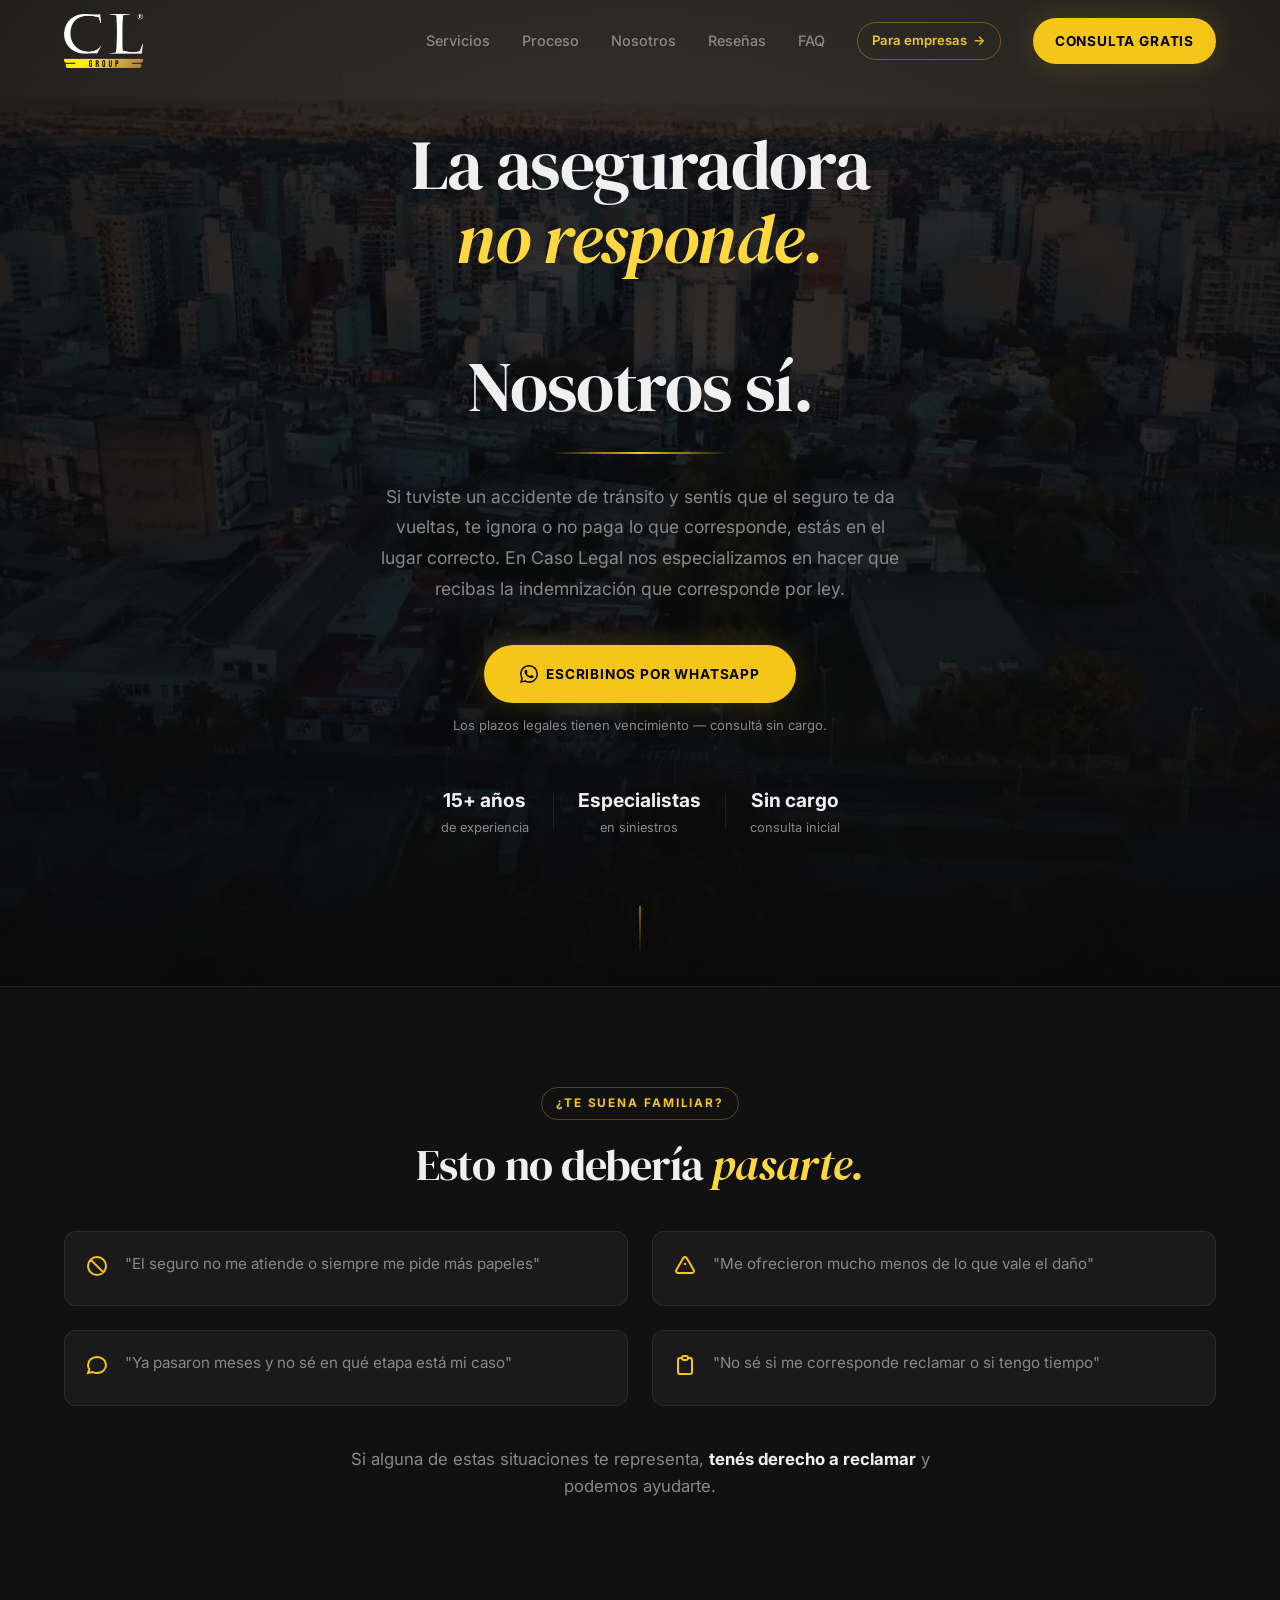
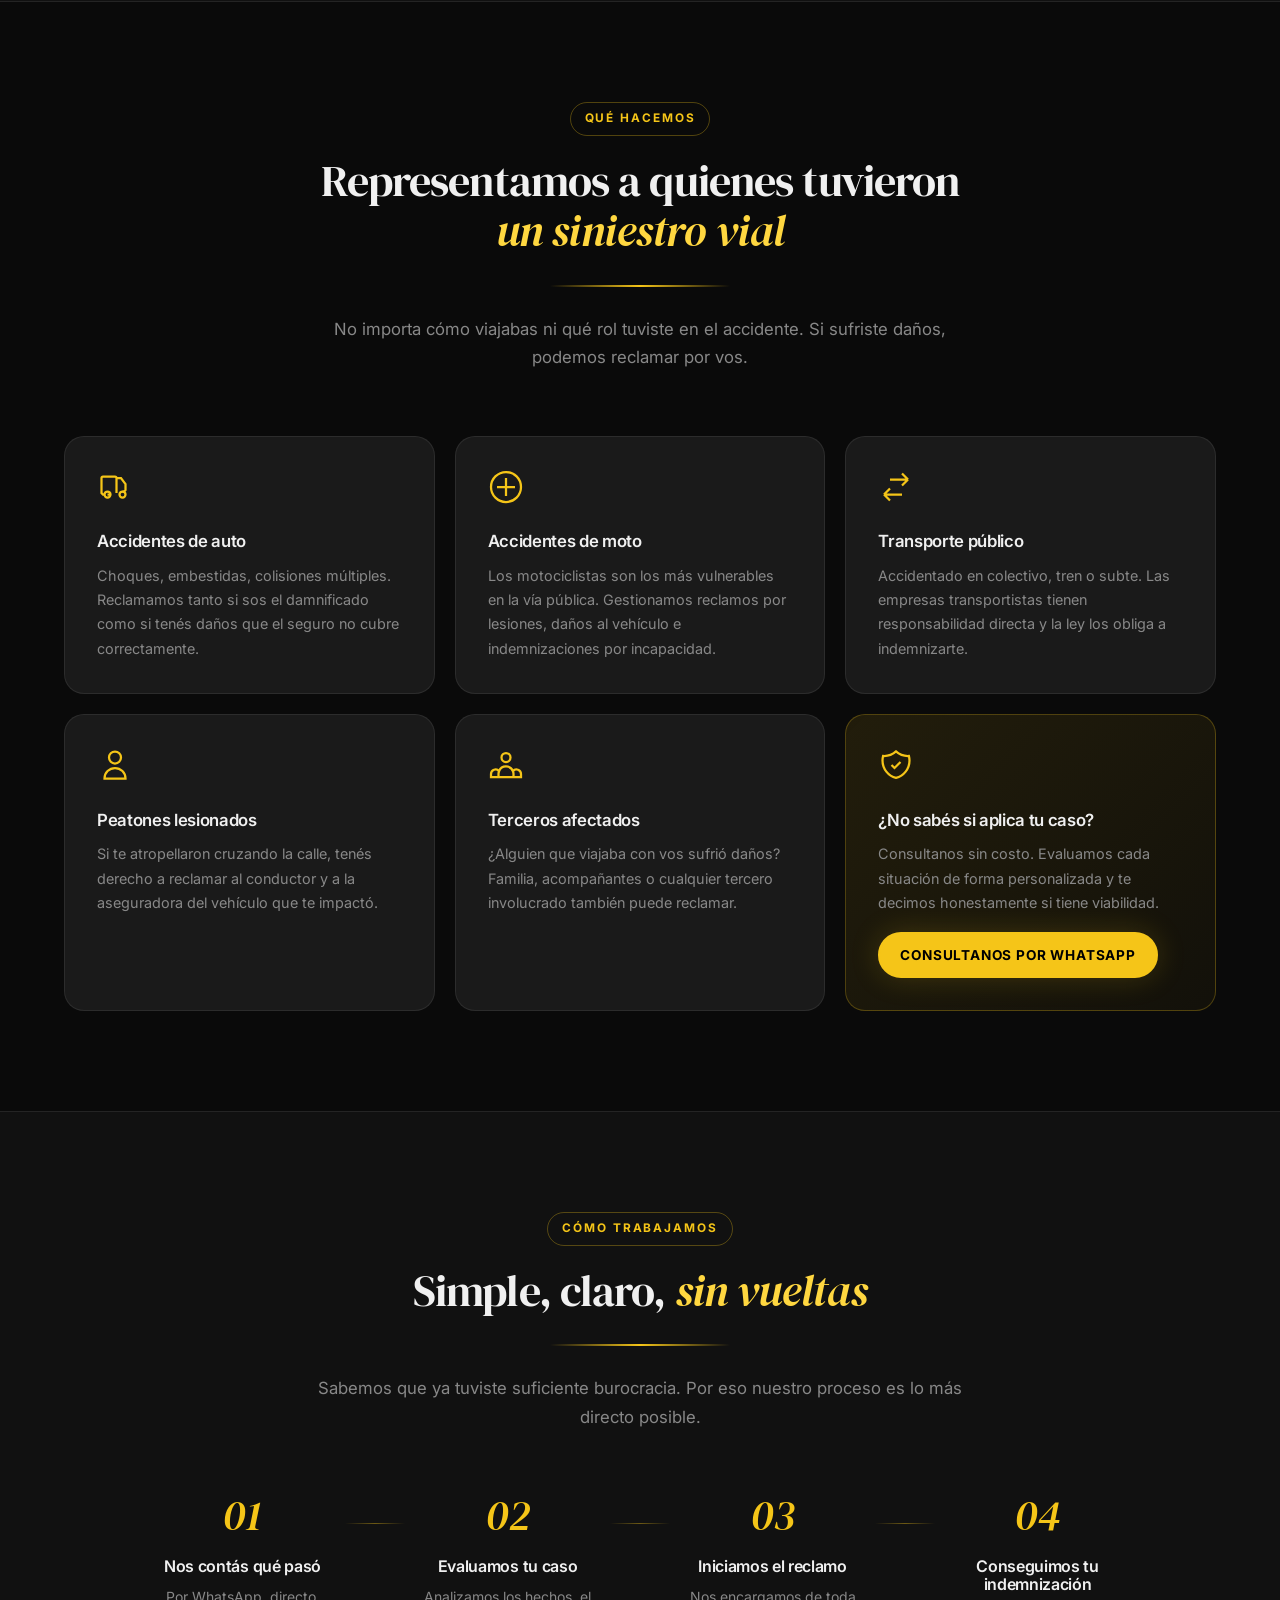
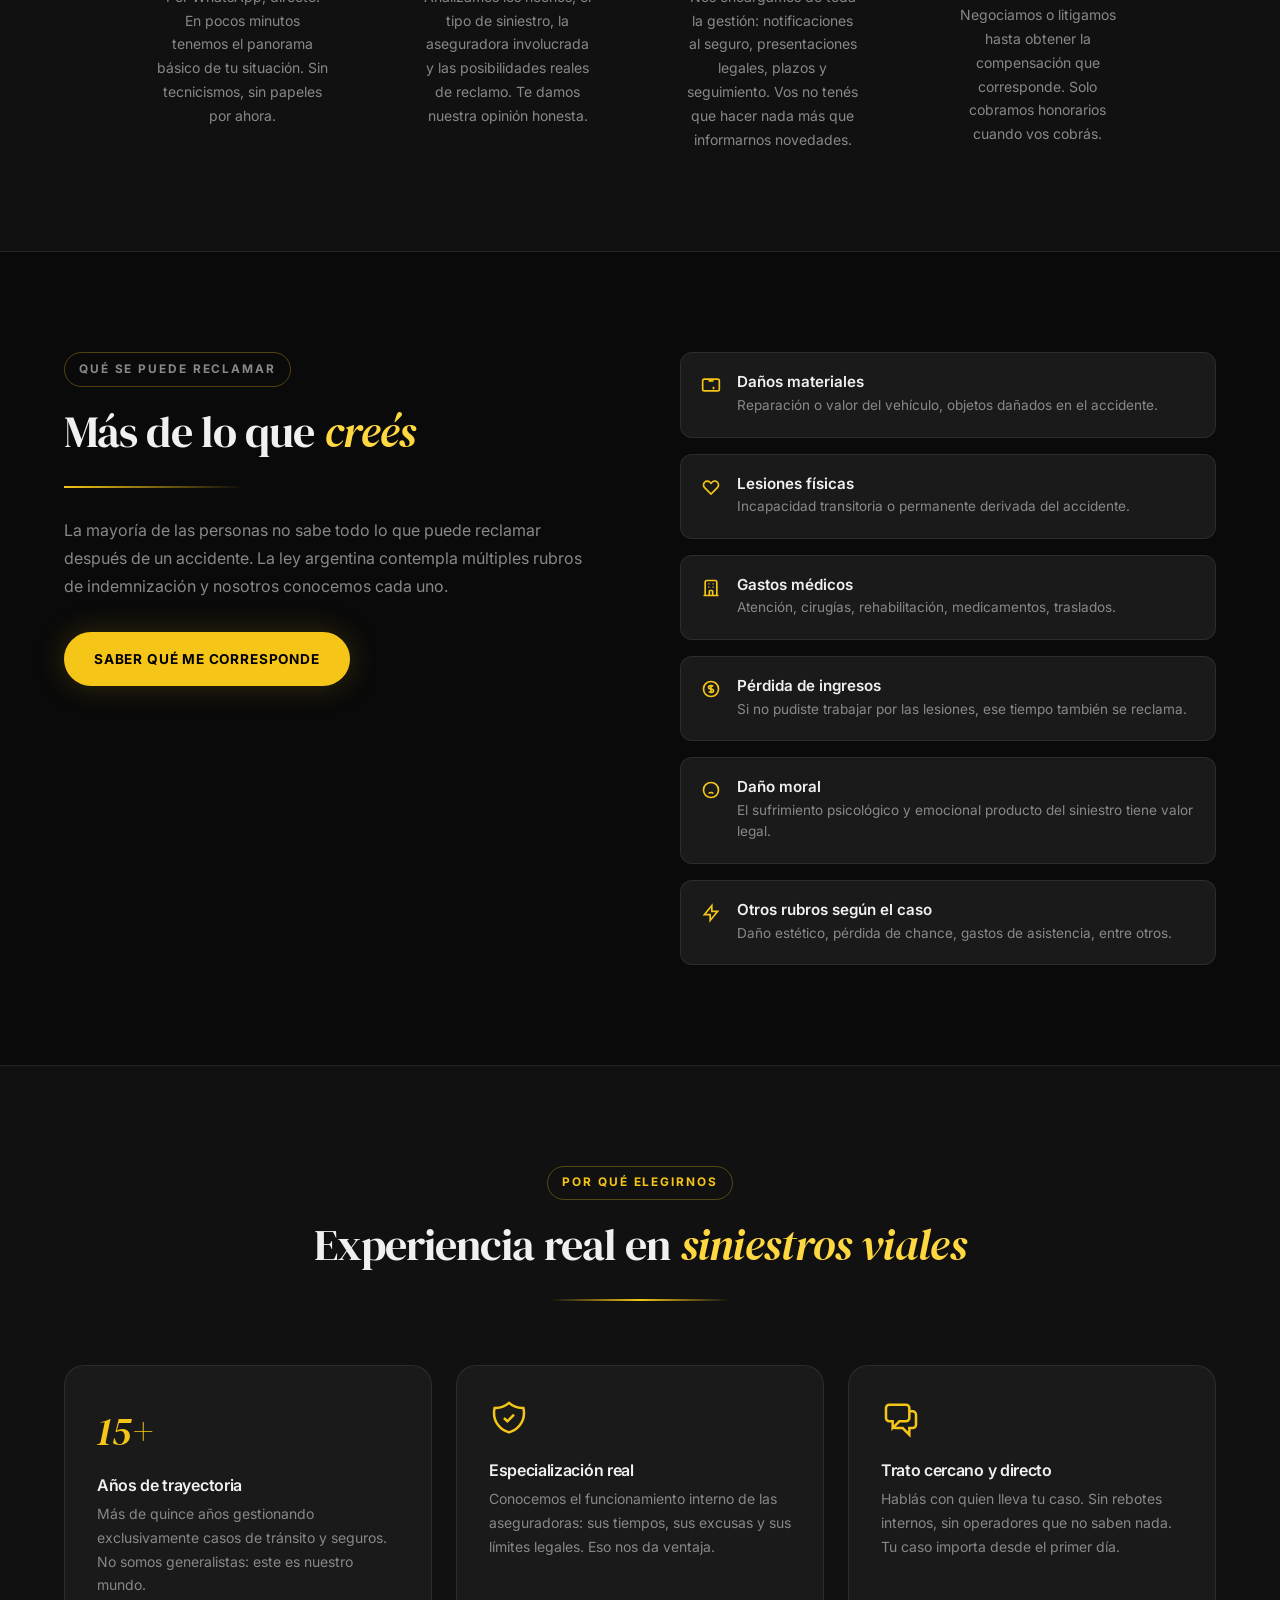
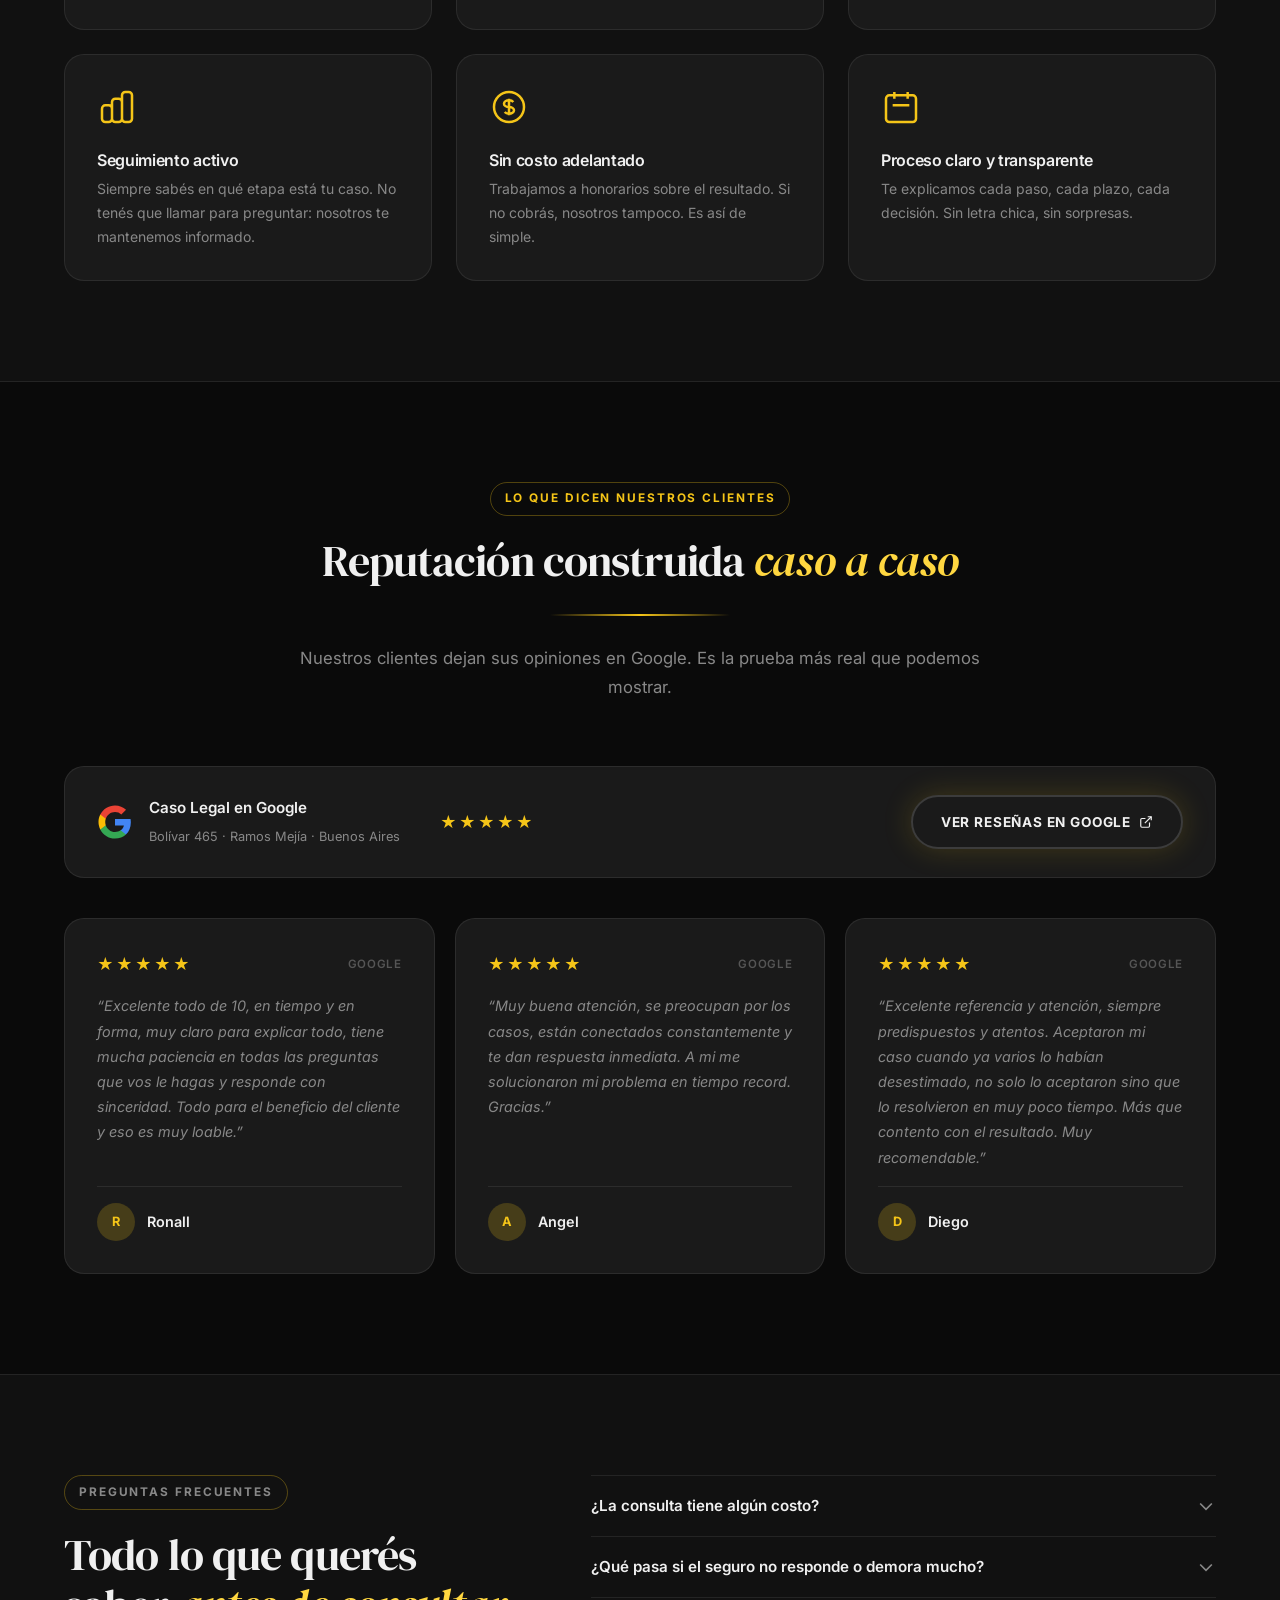
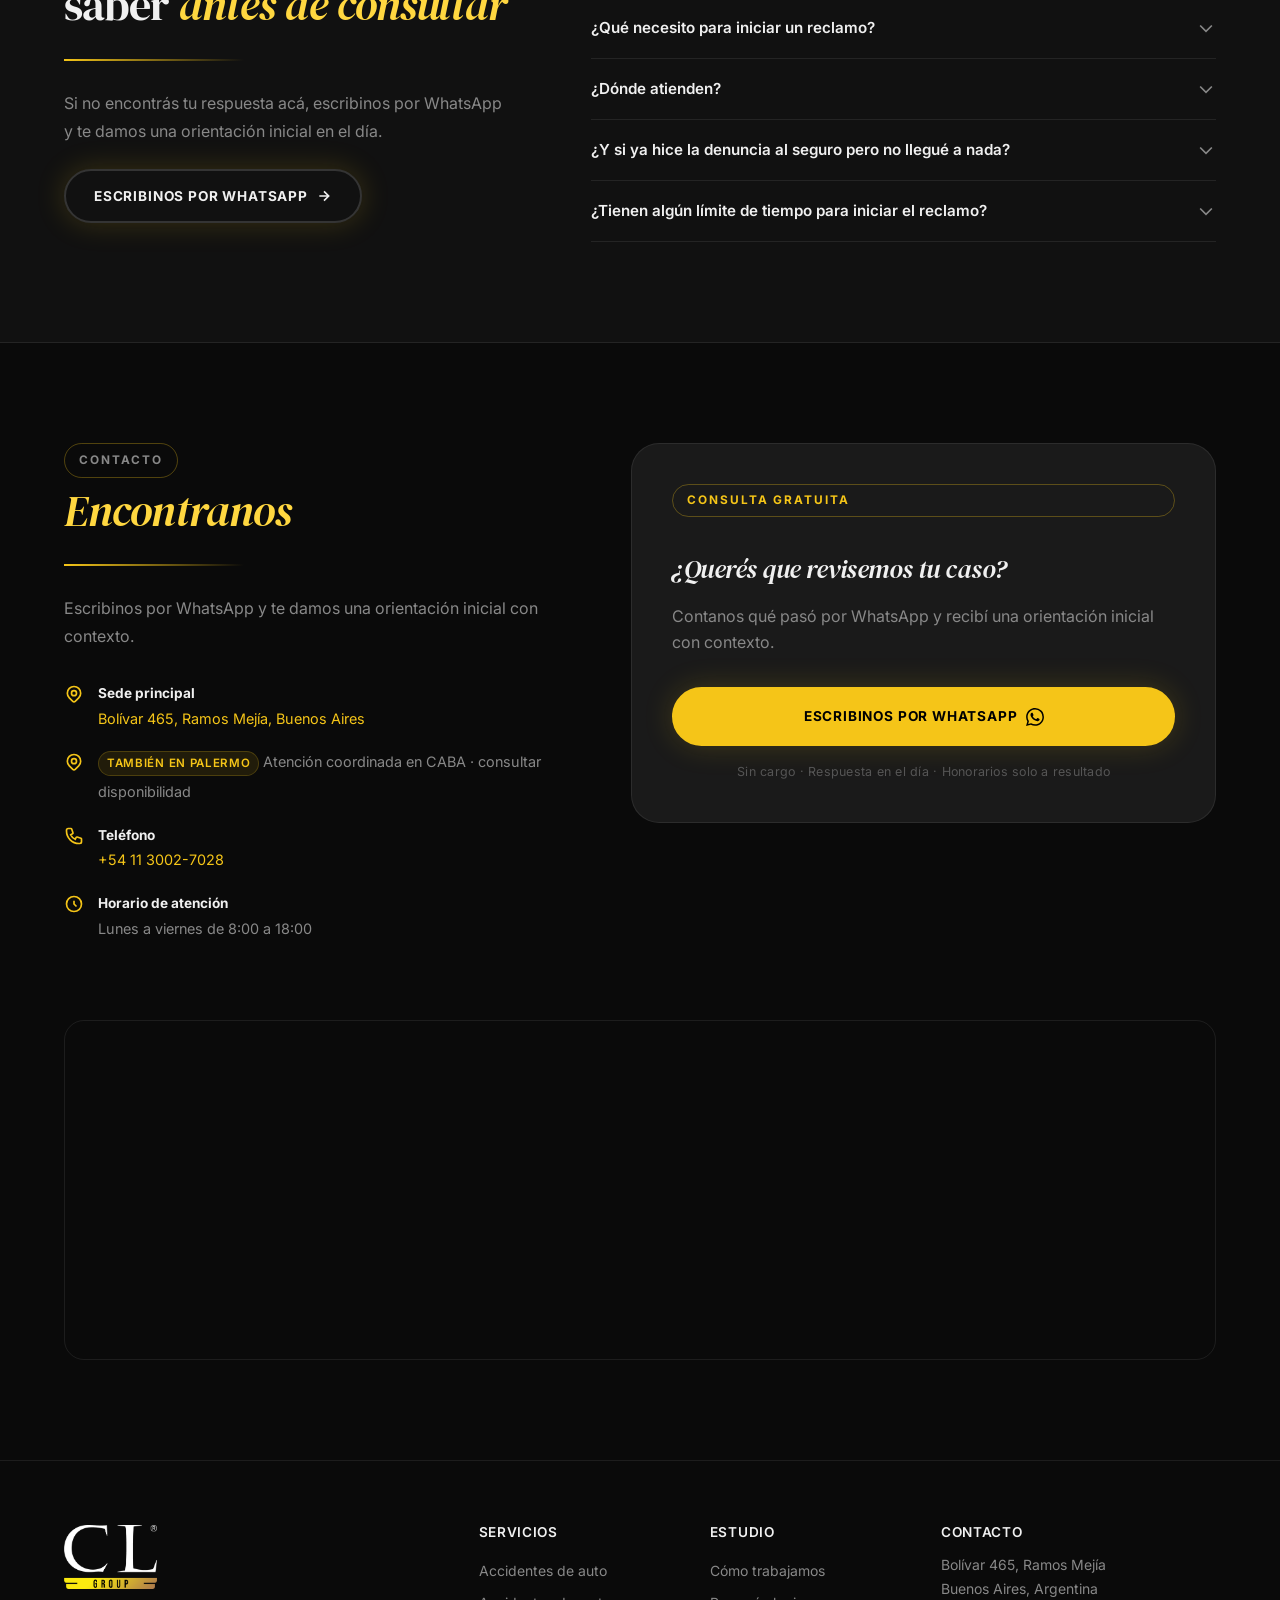
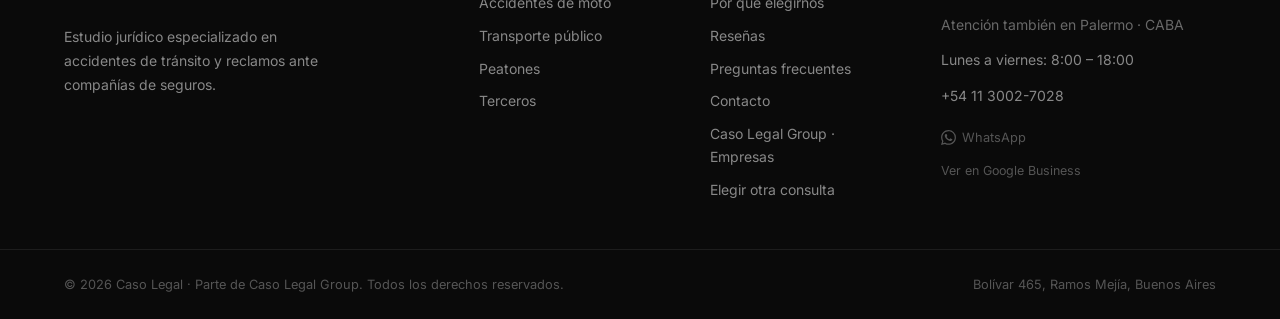
<file: personas/index.html>
<!DOCTYPE html>
<html lang="es">
<head>
  <!-- Google tag (gtag.js) -->
  <script async src="https://www.googletagmanager.com/gtag/js?id=G-5CNLB4M6X0"></script>
  <script>
    window.dataLayer = window.dataLayer || [];
    function gtag(){dataLayer.push(arguments);}
    gtag('js', new Date());
    gtag('config', 'G-5CNLB4M6X0');
  </script>
  <meta charset="UTF-8" />
  <meta name="viewport" content="width=device-width, initial-scale=1.0" />
  <title>Caso Legal | Abogados en Accidentes de Tránsito y Reclamos a Seguros — Ramos Mejía</title>
  <meta name="description" content="¿Tuviste un accidente y la aseguradora no responde o no paga? En Caso Legal reclamamos lo que te corresponde. Consulta gratis, sin compromiso. Honorarios solo si ganás." />
  <meta name="keywords" content="abogado accidente tránsito, reclamo seguro, siniestro vial, indemnización, Ramos Mejía, Buenos Aires, GBA" />
  <meta property="og:title" content="Caso Legal | Reclamos ante Aseguradoras — Ramos Mejía" />
  <meta property="og:description" content="¿El seguro no te responde? Somos abogados especializados en accidentes de tránsito. Consulta gratuita, sin compromiso." />
  <meta property="og:type" content="website" />
  <meta property="og:url" content="https://casolegal.com.ar/personas/" />
  <meta property="og:image" content="https://casolegal.com.ar/Group/og-cl-group.png" />
  <meta name="robots" content="index, follow" />
  <link rel="canonical" href="https://casolegal.com.ar/personas/" />
  <link rel="icon" href="/Logo/logo_fondo_negro.png" type="image/png" />
  <link rel="preconnect" href="https://fonts.googleapis.com" />
  <link rel="preconnect" href="https://fonts.gstatic.com" crossorigin />
  <link href="https://fonts.googleapis.com/css2?family=Inter:wght@300;400;500;600;700;800;900&family=DM+Serif+Display:ital@0;1&display=swap" rel="stylesheet" />
  <link rel="stylesheet" href="/styles.css" />
  <link rel="stylesheet" href="/group.css" />
  <link rel="preload" as="image" href="/Group/hero-personas-poster.webp" fetchpriority="high" />
  <!-- Schema.org LegalService -->
  <script type="application/ld+json">
  {
    "@context": "https://schema.org",
    "@type": "LegalService",
    "name": "Caso Legal",
    "description": "Estudio jurídico especializado en accidentes de tránsito y reclamos ante compañías de seguros en Ramos Mejía y Palermo, AMBA.",
    "url": "https://casolegal.com.ar/personas/",
    "parentOrganization": {"@type": "Organization", "name": "Caso Legal Group", "url": "https://casolegal.com.ar/"},
    "telephone": "+54-11-3002-7028",
    "priceRange": "Sin costo inicial — honorarios sobre resultado",
    "openingHours": "Mo-Fr 08:00-18:00",
    "address": {
      "@type": "PostalAddress",
      "streetAddress": "Bolívar 465",
      "addressLocality": "Ramos Mejía",
      "addressRegion": "Buenos Aires",
      "addressCountry": "AR"
    },
    "geo": {
      "@type": "GeoCoordinates",
      "latitude": -34.6445,
      "longitude": -58.5632
    },
    "areaServed": [
      {"@type": "City", "name": "Ramos Mejía"},
      {"@type": "City", "name": "Buenos Aires"},
      {"@type": "AdministrativeArea", "name": "Gran Buenos Aires"}
    ],
    "hasOfferCatalog": {
      "@type": "OfferCatalog",
      "name": "Servicios legales en siniestros viales",
      "itemListElement": [
        {"@type": "Offer", "itemOffered": {"@type": "Service", "name": "Reclamos por accidentes de auto"}},
        {"@type": "Offer", "itemOffered": {"@type": "Service", "name": "Reclamos por accidentes de moto"}},
        {"@type": "Offer", "itemOffered": {"@type": "Service", "name": "Accidentes en transporte público"}},
        {"@type": "Offer", "itemOffered": {"@type": "Service", "name": "Peatones lesionados"}},
        {"@type": "Offer", "itemOffered": {"@type": "Service", "name": "Reclamos ante aseguradoras"}}
      ]
    },
    "aggregateRating": {
      "@type": "AggregateRating",
      "ratingValue": "5.0",
      "reviewCount": "74"
    },
    "sameAs": [
      "https://share.google/JOAgmfqNT6yt0iKP3"
    ]
  }
  </script>

  <!-- Schema.org FAQPage — genera rich snippets en resultados de Google -->
  <script type="application/ld+json">
  {
    "@context": "https://schema.org",
    "@type": "FAQPage",
    "mainEntity": [
      {
        "@type": "Question",
        "name": "¿La consulta tiene algún costo?",
        "acceptedAnswer": {
          "@type": "Answer",
          "text": "No. La consulta inicial es completamente gratuita y sin compromiso. Evaluamos tu caso, te explicamos si tenés posibilidades reales de reclamo y recién ahí decidís si querés seguir con nosotros."
        }
      },
      {
        "@type": "Question",
        "name": "¿Qué pasa si el seguro no responde o demora mucho?",
        "acceptedAnswer": {
          "@type": "Answer",
          "text": "La demora o falta de respuesta de una aseguradora puede tener consecuencias legales para ellos. En Caso Legal sabemos cómo presionar dentro del marco legal para que la aseguradora responda y cumpla con sus obligaciones."
        }
      },
      {
        "@type": "Question",
        "name": "¿Qué necesito para iniciar un reclamo?",
        "acceptedAnswer": {
          "@type": "Answer",
          "text": "Con los datos básicos del accidente alcanza para empezar: fecha, lugar, qué pasó y los datos del otro vehículo o empresa involucrada. Si tenés la denuncia policial o la del seguro, mejor, pero no es indispensable en esta etapa."
        }
      },
      {
        "@type": "Question",
        "name": "¿Dónde atienden?",
        "acceptedAnswer": {
          "@type": "Answer",
          "text": "La sede principal está en Bolívar 465, Ramos Mejía, Buenos Aires. También se coordina atención en Palermo para quienes están en CABA. Para casos del conurbano o de otras zonas, las consultas y el seguimiento pueden hacerse de forma remota."
        }
      },
      {
        "@type": "Question",
        "name": "¿Y si ya hice la denuncia al seguro pero no llegué a nada?",
        "acceptedAnswer": {
          "@type": "Answer",
          "text": "Podemos tomar el caso en cualquier etapa del proceso. Que ya hayas hecho la denuncia no significa que el reclamo terminó: muchas veces es el punto de partida de la negociación real."
        }
      },
      {
        "@type": "Question",
        "name": "¿Tienen algún límite de tiempo para iniciar el reclamo?",
        "acceptedAnswer": {
          "@type": "Answer",
          "text": "Sí. La ley establece plazos de prescripción para los reclamos. Depende del tipo de caso, pero en general son entre 1 y 3 años desde el accidente. Es importante no esperar demasiado y consultar antes de que prescriba el plazo."
        }
      }
    ]
  }
  </script>
</head>
<body>

  <!-- ========== NAVBAR ========== -->
  <header class="navbar" id="navbar">
    <div class="container navbar__inner">
      <a href="/" class="navbar__logo" aria-label="Caso Legal Group - Inicio">
        <img src="/Group/logo-cl-group.png" alt="Caso Legal Group" class="navbar__logo-img navbar__logo-img--group" width="291" height="200" />
      </a>
      <nav class="navbar__links" aria-label="Navegación principal">
        <a href="#servicios">Servicios</a>
        <a href="#como-trabajamos">Proceso</a>
        <a href="#por-que-nosotros">Nosotros</a>
        <a href="#reseñas">Reseñas</a>
        <a href="#faq">FAQ</a>
        <a href="/empresas/" class="nav-switch">Para empresas <span aria-hidden="true">→</span></a>
        <a href="#contacto" class="btn btn--sm btn--yellow btn--pill">Consulta gratis</a>
      </nav>
      <button class="navbar__hamburger" id="hamburger" aria-label="Abrir menú" aria-expanded="false">
        <span></span><span></span><span></span>
      </button>
    </div>
    <div class="navbar__mobile-menu" id="mobileMenu" aria-hidden="true">
      <a href="#servicios" class="mobile-link">Servicios</a>
      <a href="#como-trabajamos" class="mobile-link">Proceso</a>
      <a href="#por-que-nosotros" class="mobile-link">Nosotros</a>
      <a href="#reseñas" class="mobile-link">Reseñas</a>
      <a href="#faq" class="mobile-link">FAQ</a>
      <a href="/empresas/" class="mobile-link">Para empresas →</a>
      <a href="#contacto" class="mobile-link mobile-link--cta">Consulta gratis</a>
    </div>
  </header>

  <main>

    <!-- ========== HERO ========== -->
    <section class="hero" id="inicio">
      <div class="hero__media" aria-hidden="true">
        <img src="/Group/hero-personas-poster.webp" alt="" width="1280" height="720" fetchpriority="high" />
        <video muted loop playsinline preload="none" data-src="/Group/hero-personas.mp4" poster="/Group/hero-personas-poster.webp"></video>
      </div>
      <div class="container hero__inner">
        <div class="hero__content fade-in">
          <h1 class="hero__headline">
            La aseguradora<br/>
            <em>no responde.</em><br/>
            Nosotros sí.
          </h1>
          <span class="g-rule g-rule--center" aria-hidden="true"></span>
          <p class="hero__subheadline">
            Si tuviste un accidente de tránsito y sentís que el seguro te da vueltas, te ignora o no paga lo que corresponde, estás en el lugar correcto. En Caso Legal nos especializamos en hacer que recibas la indemnización que corresponde por ley.
          </p>
          <div class="hero__ctas">
            <a href="https://wa.me/5491130027028" class="btn btn--yellow btn--lg btn--pill" target="_blank" rel="noopener noreferrer">
              <svg width="18" height="18" viewBox="0 0 24 24" fill="currentColor" aria-hidden="true"><path d="M17.472 14.382c-.297-.149-1.758-.867-2.03-.967-.273-.099-.471-.148-.67.15-.197.297-.767.966-.94 1.164-.173.199-.347.223-.644.075-.297-.15-1.255-.463-2.39-1.475-.883-.788-1.48-1.761-1.653-2.059-.173-.297-.018-.458.13-.606.134-.133.298-.347.446-.52.149-.174.198-.298.298-.497.099-.198.05-.371-.025-.52-.075-.149-.669-1.612-.916-2.207-.242-.579-.487-.5-.669-.51-.173-.008-.371-.01-.57-.01-.198 0-.52.074-.792.372-.272.297-1.04 1.016-1.04 2.479 0 1.462 1.065 2.875 1.213 3.074.149.198 2.096 3.2 5.077 4.487.709.306 1.262.489 1.694.625.712.227 1.36.195 1.871.118.571-.085 1.758-.719 2.006-1.413.248-.694.248-1.289.173-1.413-.074-.124-.272-.198-.57-.347m-5.421 7.403h-.004a9.87 9.87 0 01-5.031-1.378l-.361-.214-3.741.982.998-3.648-.235-.374a9.86 9.86 0 01-1.51-5.26c.001-5.45 4.436-9.884 9.888-9.884 2.64 0 5.122 1.03 6.988 2.898a9.825 9.825 0 012.893 6.994c-.003 5.45-4.437 9.884-9.885 9.884m8.413-18.297A11.815 11.815 0 0012.05 0C5.495 0 .16 5.335.157 11.892c0 2.096.547 4.142 1.588 5.945L.057 24l6.305-1.654a11.882 11.882 0 005.683 1.448h.005c6.554 0 11.89-5.335 11.893-11.893a11.821 11.821 0 00-3.48-8.413z"/></svg>
              Escribinos por WhatsApp
            </a>
            <p class="hero__urgency">Los plazos legales tienen vencimiento — consultá sin cargo.</p>
          </div>
          <div class="hero__trust">
            <div class="trust-item">
              <strong>15+ años</strong>
              <span>de experiencia</span>
            </div>
            <div class="trust-divider" aria-hidden="true"></div>
            <div class="trust-item">
              <strong>Especialistas</strong>
              <span>en siniestros</span>
            </div>
            <div class="trust-divider" aria-hidden="true"></div>
            <div class="trust-item">
              <strong>Sin cargo</strong>
              <span>consulta inicial</span>
            </div>
          </div>
        </div>
      </div>
      <div class="hero__scroll-indicator" aria-hidden="true">
        <div class="scroll-line"></div>
      </div>
    </section>

    <!-- ========== PROBLEMA ========== -->
    <section class="problema">
      <div class="container">
        <div class="problema__inner fade-in">
          <p class="g-eyebrow g-eyebrow--pill">¿Te suena familiar?</p>
          <h2 class="problema__headline">Esto no debería <em>pasarte.</em></h2>
          <div class="problema__grid">
            <div class="problema__item">
              <div class="problema__icon" aria-hidden="true">
                <svg width="24" height="24" viewBox="0 0 24 24" fill="none" stroke="currentColor" stroke-width="2"><path d="M18.364 18.364A9 9 0 005.636 5.636m12.728 12.728A9 9 0 015.636 5.636m12.728 12.728L5.636 5.636"/></svg>
              </div>
              <p>"El seguro no me atiende o siempre me pide más papeles"</p>
            </div>
            <div class="problema__item">
              <div class="problema__icon" aria-hidden="true">
                <svg width="24" height="24" viewBox="0 0 24 24" fill="none" stroke="currentColor" stroke-width="2"><path d="M12 9v2m0 4h.01m-6.938 4h13.856c1.54 0 2.502-1.667 1.732-3L13.732 4c-.77-1.333-2.694-1.333-3.464 0L3.34 16c-.77 1.333.192 3 1.732 3z"/></svg>
              </div>
              <p>"Me ofrecieron mucho menos de lo que vale el daño"</p>
            </div>
            <div class="problema__item">
              <div class="problema__icon" aria-hidden="true">
                <svg width="24" height="24" viewBox="0 0 24 24" fill="none" stroke="currentColor" stroke-width="2"><path d="M8 12h.01M12 12h.01M16 12h.01M21 12c0 4.418-4.03 8-9 8a9.863 9.863 0 01-4.255-.949L3 20l1.395-3.72C3.512 15.042 3 13.574 3 12c0-4.418 4.03-8 9-8s9 3.582 9 8z"/></svg>
              </div>
              <p>"Ya pasaron meses y no sé en qué etapa está mi caso"</p>
            </div>
            <div class="problema__item">
              <div class="problema__icon" aria-hidden="true">
                <svg width="24" height="24" viewBox="0 0 24 24" fill="none" stroke="currentColor" stroke-width="2"><path d="M9 5H7a2 2 0 00-2 2v12a2 2 0 002 2h10a2 2 0 002-2V7a2 2 0 00-2-2h-2M9 5a2 2 0 002 2h2a2 2 0 002-2M9 5a2 2 0 012-2h2a2 2 0 012 2"/></svg>
              </div>
              <p>"No sé si me corresponde reclamar o si tengo tiempo"</p>
            </div>
          </div>
          <p class="problema__conclusion">
            Si alguna de estas situaciones te representa, <strong>tenés derecho a reclamar</strong> y podemos ayudarte.
          </p>
        </div>
      </div>
    </section>

    <!-- ========== SERVICIOS ========== -->
    <section class="servicios" id="servicios">
      <div class="container">
        <div class="section-header fade-in">
          <p class="g-eyebrow g-eyebrow--pill">Qué hacemos</p>
          <h2 class="section-title">Representamos a quienes tuvieron <em>un siniestro vial</em></h2>
          <span class="g-rule g-rule--center" aria-hidden="true"></span>
          <p class="section-subtitle">No importa cómo viajabas ni qué rol tuviste en el accidente. Si sufriste daños, podemos reclamar por vos.</p>
        </div>
        <div class="servicios__grid">
          <div class="servicio-card fade-in">
            <div class="servicio-card__icon" aria-hidden="true">
              <svg width="36" height="36" viewBox="0 0 24 24" fill="none" stroke="currentColor" stroke-width="1.5"><path d="M9 17a2 2 0 11-4 0 2 2 0 014 0zM19 17a2 2 0 11-4 0 2 2 0 014 0z"/><path d="M13 16V6a1 1 0 00-1-1H4a1 1 0 00-1 1v10l1 1h1m8-11h3l3 4v4l-1 1h-1M9 17H7"/></svg>
            </div>
            <h3>Accidentes de auto</h3>
            <p>Choques, embestidas, colisiones múltiples. Reclamamos tanto si sos el damnificado como si tenés daños que el seguro no cubre correctamente.</p>
          </div>
          <div class="servicio-card fade-in">
            <div class="servicio-card__icon" aria-hidden="true">
              <svg width="36" height="36" viewBox="0 0 24 24" fill="none" stroke="currentColor" stroke-width="1.5"><path d="M12 6v6m0 0v6m0-6h6m-6 0H6"/><circle cx="12" cy="12" r="10"/></svg>
            </div>
            <h3>Accidentes de moto</h3>
            <p>Los motociclistas son los más vulnerables en la vía pública. Gestionamos reclamos por lesiones, daños al vehículo e indemnizaciones por incapacidad.</p>
          </div>
          <div class="servicio-card fade-in">
            <div class="servicio-card__icon" aria-hidden="true">
              <svg width="36" height="36" viewBox="0 0 24 24" fill="none" stroke="currentColor" stroke-width="1.5"><path d="M8 7h12m0 0l-4-4m4 4l-4 4m0 6H4m0 0l4 4m-4-4l4-4"/></svg>
            </div>
            <h3>Transporte público</h3>
            <p>Accidentado en colectivo, tren o subte. Las empresas transportistas tienen responsabilidad directa y la ley los obliga a indemnizarte.</p>
          </div>
          <div class="servicio-card fade-in">
            <div class="servicio-card__icon" aria-hidden="true">
              <svg width="36" height="36" viewBox="0 0 24 24" fill="none" stroke="currentColor" stroke-width="1.5"><path d="M16 7a4 4 0 11-8 0 4 4 0 018 0zM12 14a7 7 0 00-7 7h14a7 7 0 00-7-7z"/></svg>
            </div>
            <h3>Peatones lesionados</h3>
            <p>Si te atropellaron cruzando la calle, tenés derecho a reclamar al conductor y a la aseguradora del vehículo que te impactó.</p>
          </div>
          <div class="servicio-card fade-in">
            <div class="servicio-card__icon" aria-hidden="true">
              <svg width="36" height="36" viewBox="0 0 24 24" fill="none" stroke="currentColor" stroke-width="1.5"><path d="M17 20h5v-2a3 3 0 00-5.356-1.857M17 20H7m10 0v-2c0-.656-.126-1.283-.356-1.857M7 20H2v-2a3 3 0 015.356-1.857M7 20v-2c0-.656.126-1.283.356-1.857m0 0a5.002 5.002 0 019.288 0M15 7a3 3 0 11-6 0 3 3 0 016 0z"/></svg>
            </div>
            <h3>Terceros afectados</h3>
            <p>¿Alguien que viajaba con vos sufrió daños? Familia, acompañantes o cualquier tercero involucrado también puede reclamar.</p>
          </div>
          <div class="servicio-card servicio-card--highlight fade-in">
            <div class="servicio-card__icon" aria-hidden="true">
              <svg width="36" height="36" viewBox="0 0 24 24" fill="none" stroke="currentColor" stroke-width="1.5"><path d="M9 12l2 2 4-4m5.618-4.016A11.955 11.955 0 0112 2.944a11.955 11.955 0 01-8.618 3.04A12.02 12.02 0 003 9c0 5.591 3.824 10.29 9 11.622 5.176-1.332 9-6.03 9-11.622 0-1.042-.133-2.052-.382-3.016z"/></svg>
            </div>
            <h3>¿No sabés si aplica tu caso?</h3>
            <p>Consultanos sin costo. Evaluamos cada situación de forma personalizada y te decimos honestamente si tiene viabilidad.</p>
            <a href="https://wa.me/5491130027028" class="btn btn--yellow btn--sm btn--pill" style="margin-top:1rem;" target="_blank" rel="noopener noreferrer">Consultanos por WhatsApp</a>
          </div>
        </div>
      </div>
    </section>

    <!-- ========== PROCESO ========== -->
    <section class="proceso" id="como-trabajamos">
      <div class="container">
        <div class="section-header fade-in">
          <p class="g-eyebrow g-eyebrow--pill">Cómo trabajamos</p>
          <h2 class="section-title">Simple, claro, <em>sin vueltas</em></h2>
          <span class="g-rule g-rule--center" aria-hidden="true"></span>
          <p class="section-subtitle">Sabemos que ya tuviste suficiente burocracia. Por eso nuestro proceso es lo más directo posible.</p>
        </div>
        <div class="proceso__steps">
          <div class="proceso__step fade-in">
            <div class="proceso__number" aria-hidden="true">01</div>
            <div class="proceso__content">
              <h3>Nos contás qué pasó</h3>
              <p>Por WhatsApp, directo. En pocos minutos tenemos el panorama básico de tu situación. Sin tecnicismos, sin papeles por ahora.</p>
            </div>
          </div>
          <div class="proceso__connector" aria-hidden="true"></div>
          <div class="proceso__step fade-in">
            <div class="proceso__number" aria-hidden="true">02</div>
            <div class="proceso__content">
              <h3>Evaluamos tu caso</h3>
              <p>Analizamos los hechos, el tipo de siniestro, la aseguradora involucrada y las posibilidades reales de reclamo. Te damos nuestra opinión honesta.</p>
            </div>
          </div>
          <div class="proceso__connector" aria-hidden="true"></div>
          <div class="proceso__step fade-in">
            <div class="proceso__number" aria-hidden="true">03</div>
            <div class="proceso__content">
              <h3>Iniciamos el reclamo</h3>
              <p>Nos encargamos de toda la gestión: notificaciones al seguro, presentaciones legales, plazos y seguimiento. Vos no tenés que hacer nada más que informarnos novedades.</p>
            </div>
          </div>
          <div class="proceso__connector" aria-hidden="true"></div>
          <div class="proceso__step fade-in">
            <div class="proceso__number" aria-hidden="true">04</div>
            <div class="proceso__content">
              <h3>Conseguimos tu indemnización</h3>
              <p>Negociamos o litigamos hasta obtener la compensación que corresponde. Solo cobramos honorarios cuando vos cobrás.</p>
            </div>
          </div>
        </div>
      </div>
    </section>

    <!-- ========== QUÉ SE PUEDE RECLAMAR ========== -->
    <section class="rubros">
      <div class="container">
        <div class="rubros__inner">
          <div class="rubros__left fade-in">
            <p class="g-eyebrow g-eyebrow--pill">Qué se puede reclamar</p>
            <h2 class="section-title">Más de lo que <em>creés</em></h2>
            <span class="g-rule" aria-hidden="true"></span>
            <p>La mayoría de las personas no sabe todo lo que puede reclamar después de un accidente. La ley argentina contempla múltiples rubros de indemnización y nosotros conocemos cada uno.</p>
            <a href="#contacto" class="btn btn--yellow btn--pill" style="margin-top:2rem;">Saber qué me corresponde</a>
          </div>
          <div class="rubros__right">
            <div class="rubro-item fade-in">
              <div class="rubro-item__icon" aria-hidden="true">
                <svg width="20" height="20" viewBox="0 0 24 24" fill="none" stroke="currentColor" stroke-width="2"><path d="M9 7h6m0 10v-3m-3 3h.01M9 17h.01M9 11h.01M12 11h.01M15 11h.01M4 19h16a2 2 0 002-2V7a2 2 0 00-2-2H4a2 2 0 00-2 2v10a2 2 0 002 2z"/></svg>
              </div>
              <div>
                <h4>Daños materiales</h4>
                <p>Reparación o valor del vehículo, objetos dañados en el accidente.</p>
              </div>
            </div>
            <div class="rubro-item fade-in">
              <div class="rubro-item__icon" aria-hidden="true">
                <svg width="20" height="20" viewBox="0 0 24 24" fill="none" stroke="currentColor" stroke-width="2"><path d="M4.318 6.318a4.5 4.5 0 000 6.364L12 20.364l7.682-7.682a4.5 4.5 0 00-6.364-6.364L12 7.636l-1.318-1.318a4.5 4.5 0 00-6.364 0z"/></svg>
              </div>
              <div>
                <h4>Lesiones físicas</h4>
                <p>Incapacidad transitoria o permanente derivada del accidente.</p>
              </div>
            </div>
            <div class="rubro-item fade-in">
              <div class="rubro-item__icon" aria-hidden="true">
                <svg width="20" height="20" viewBox="0 0 24 24" fill="none" stroke="currentColor" stroke-width="2"><path d="M19 21V5a2 2 0 00-2-2H7a2 2 0 00-2 2v16m14 0h2m-2 0h-5m-9 0H3m2 0h5M9 7h1m-1 4h1m4-4h1m-1 4h1m-5 10v-5a1 1 0 011-1h2a1 1 0 011 1v5m-4 0h4"/></svg>
              </div>
              <div>
                <h4>Gastos médicos</h4>
                <p>Atención, cirugías, rehabilitación, medicamentos, traslados.</p>
              </div>
            </div>
            <div class="rubro-item fade-in">
              <div class="rubro-item__icon" aria-hidden="true">
                <svg width="20" height="20" viewBox="0 0 24 24" fill="none" stroke="currentColor" stroke-width="2"><path d="M12 8c-1.657 0-3 .895-3 2s1.343 2 3 2 3 .895 3 2-1.343 2-3 2m0-8c1.11 0 2.08.402 2.599 1M12 8V7m0 1v8m0 0v1m0-1c-1.11 0-2.08-.402-2.599-1M21 12a9 9 0 11-18 0 9 9 0 0118 0z"/></svg>
              </div>
              <div>
                <h4>Pérdida de ingresos</h4>
                <p>Si no pudiste trabajar por las lesiones, ese tiempo también se reclama.</p>
              </div>
            </div>
            <div class="rubro-item fade-in">
              <div class="rubro-item__icon" aria-hidden="true">
                <svg width="20" height="20" viewBox="0 0 24 24" fill="none" stroke="currentColor" stroke-width="2"><path d="M9.172 16.172a4 4 0 015.656 0M9 10h.01M15 10h.01M21 12a9 9 0 11-18 0 9 9 0 0118 0z"/></svg>
              </div>
              <div>
                <h4>Daño moral</h4>
                <p>El sufrimiento psicológico y emocional producto del siniestro tiene valor legal.</p>
              </div>
            </div>
            <div class="rubro-item fade-in">
              <div class="rubro-item__icon" aria-hidden="true">
                <svg width="20" height="20" viewBox="0 0 24 24" fill="none" stroke="currentColor" stroke-width="2"><path d="M13 10V3L4 14h7v7l9-11h-7z"/></svg>
              </div>
              <div>
                <h4>Otros rubros según el caso</h4>
                <p>Daño estético, pérdida de chance, gastos de asistencia, entre otros.</p>
              </div>
            </div>
          </div>
        </div>
      </div>
    </section>

    <!-- ========== POR QUÉ ELEGIRNOS ========== -->
    <section class="nosotros" id="por-que-nosotros">
      <div class="container">
        <div class="section-header fade-in">
          <p class="g-eyebrow g-eyebrow--pill">Por qué elegirnos</p>
          <h2 class="section-title">Experiencia real en <em>siniestros viales</em></h2>
          <span class="g-rule g-rule--center" aria-hidden="true"></span>
        </div>
        <div class="nosotros__grid">
          <div class="nosotros__feature fade-in">
            <div class="nosotros__feature-number" aria-hidden="true">15+</div>
            <h3>Años de trayectoria</h3>
            <p>Más de quince años gestionando exclusivamente casos de tránsito y seguros. No somos generalistas: este es nuestro mundo.</p>
          </div>
          <div class="nosotros__feature fade-in">
            <div class="nosotros__feature-icon" aria-hidden="true">
              <svg width="40" height="40" viewBox="0 0 24 24" fill="none" stroke="currentColor" stroke-width="1.5"><path d="M9 12l2 2 4-4m5.618-4.016A11.955 11.955 0 0112 2.944a11.955 11.955 0 01-8.618 3.04A12.02 12.02 0 003 9c0 5.591 3.824 10.29 9 11.622 5.176-1.332 9-6.03 9-11.622 0-1.042-.133-2.052-.382-3.016z"/></svg>
            </div>
            <h3>Especialización real</h3>
            <p>Conocemos el funcionamiento interno de las aseguradoras: sus tiempos, sus excusas y sus límites legales. Eso nos da ventaja.</p>
          </div>
          <div class="nosotros__feature fade-in">
            <div class="nosotros__feature-icon" aria-hidden="true">
              <svg width="40" height="40" viewBox="0 0 24 24" fill="none" stroke="currentColor" stroke-width="1.5"><path d="M17 8h2a2 2 0 012 2v6a2 2 0 01-2 2h-2v4l-4-4H9a1.994 1.994 0 01-1.414-.586m0 0L11 14h4a2 2 0 002-2V6a2 2 0 00-2-2H5a2 2 0 00-2 2v6a2 2 0 002 2h2v4l.586-.586z"/></svg>
            </div>
            <h3>Trato cercano y directo</h3>
            <p>Hablás con quien lleva tu caso. Sin rebotes internos, sin operadores que no saben nada. Tu caso importa desde el primer día.</p>
          </div>
          <div class="nosotros__feature fade-in">
            <div class="nosotros__feature-icon" aria-hidden="true">
              <svg width="40" height="40" viewBox="0 0 24 24" fill="none" stroke="currentColor" stroke-width="1.5"><path d="M9 19v-6a2 2 0 00-2-2H5a2 2 0 00-2 2v6a2 2 0 002 2h2a2 2 0 002-2zm0 0V9a2 2 0 012-2h2a2 2 0 012 2v10m-6 0a2 2 0 002 2h2a2 2 0 002-2m0 0V5a2 2 0 012-2h2a2 2 0 012 2v14a2 2 0 01-2 2h-2a2 2 0 01-2-2z"/></svg>
            </div>
            <h3>Seguimiento activo</h3>
            <p>Siempre sabés en qué etapa está tu caso. No tenés que llamar para preguntar: nosotros te mantenemos informado.</p>
          </div>
          <div class="nosotros__feature fade-in">
            <div class="nosotros__feature-icon" aria-hidden="true">
              <svg width="40" height="40" viewBox="0 0 24 24" fill="none" stroke="currentColor" stroke-width="1.5"><path d="M12 8c-1.657 0-3 .895-3 2s1.343 2 3 2 3 .895 3 2-1.343 2-3 2m0-8c1.11 0 2.08.402 2.599 1M12 8V7m0 1v8m0 0v1m0-1c-1.11 0-2.08-.402-2.599-1M21 12a9 9 0 11-18 0 9 9 0 0118 0z"/></svg>
            </div>
            <h3>Sin costo adelantado</h3>
            <p>Trabajamos a honorarios sobre el resultado. Si no cobrás, nosotros tampoco. Es así de simple.</p>
          </div>
          <div class="nosotros__feature fade-in">
            <div class="nosotros__feature-icon" aria-hidden="true">
              <svg width="40" height="40" viewBox="0 0 24 24" fill="none" stroke="currentColor" stroke-width="1.5"><path d="M8 7V3m8 4V3m-9 8h10M5 21h14a2 2 0 002-2V7a2 2 0 00-2-2H5a2 2 0 00-2 2v12a2 2 0 002 2z"/></svg>
            </div>
            <h3>Proceso claro y transparente</h3>
            <p>Te explicamos cada paso, cada plazo, cada decisión. Sin letra chica, sin sorpresas.</p>
          </div>
        </div>
      </div>
    </section>

    <!-- ========== RESEÑAS ========== -->
    <section class="reseñas" id="reseñas">
      <div class="container">
        <div class="section-header fade-in">
          <p class="g-eyebrow g-eyebrow--pill">Lo que dicen nuestros clientes</p>
          <h2 class="section-title">Reputación construida <em>caso a caso</em></h2>
          <span class="g-rule g-rule--center" aria-hidden="true"></span>
          <p class="section-subtitle">Nuestros clientes dejan sus opiniones en Google. Es la prueba más real que podemos mostrar.</p>
        </div>

        <!--
          ══════════════════════════════════════════════════════════
          BLOQUE DE REPUTACIÓN GOOGLE
          ══════════════════════════════════════════════════════════
          LINK DE GOOGLE BUSINESS: https://share.google/JOAgmfqNT6yt0iKP3
          Para reemplazarlo por la URL canónica del perfil, buscar
          "share.google/JOAgmfqNT6yt0iKP3" en todo el archivo y reemplazar.

          PLACEHOLDER RATING: actualizar los valores de abajo con los datos
          reales del perfil de Google Business antes de publicar.
          - google-rep__score: poner el número (ej: 4.8)
          - google-rep__count: poner la cantidad (ej: 127 reseñas en Google)
          Si no querés mostrar el número hasta tenerlo confirmado,
          podés comentar el bloque .google-rep__score completo.
          ══════════════════════════════════════════════════════════
        -->
        <div class="google-rep fade-in">
          <div class="google-rep__left">
            <div class="google-rep__brand">
              <!-- Ícono "G" de Google (SVG inline, colores originales) -->
              <svg class="google-rep__gicon" width="36" height="36" viewBox="0 0 24 24" aria-hidden="true">
                <path d="M22.56 12.25c0-.78-.07-1.53-.2-2.25H12v4.26h5.92c-.26 1.37-1.04 2.53-2.21 3.31v2.77h3.57c2.08-1.92 3.28-4.74 3.28-8.09z" fill="#4285F4"/>
                <path d="M12 23c2.97 0 5.46-.98 7.28-2.66l-3.57-2.77c-.98.66-2.23 1.06-3.71 1.06-2.86 0-5.29-1.93-6.16-4.53H2.18v2.84C3.99 20.53 7.7 23 12 23z" fill="#34A853"/>
                <path d="M5.84 14.09c-.22-.66-.35-1.36-.35-2.09s.13-1.43.35-2.09V7.07H2.18C1.43 8.55 1 10.22 1 12s.43 3.45 1.18 4.93l3.66-2.84z" fill="#FBBC05"/>
                <path d="M12 5.38c1.62 0 3.06.56 4.21 1.64l3.15-3.15C17.45 2.09 14.97 1 12 1 7.7 1 3.99 3.47 2.18 7.07l3.66 2.84c.87-2.6 3.3-4.53 6.16-4.53z" fill="#EA4335"/>
              </svg>
              <div>
                <strong>Caso Legal en Google</strong>
                <span>Bolívar 465 · Ramos Mejía · Buenos Aires</span>
              </div>
            </div>
            <div class="google-rep__score">
              <!--
                PLACEHOLDER: reemplazar con datos reales del perfil de Google Business.
                score = calificación promedio (ej: "4.8")
                count = cantidad de reseñas (ej: "84 reseñas")
              -->
              <span class="google-rep__number"><!-- score --></span>
              <span class="google-rep__stars" aria-hidden="true">★★★★★</span>
              <span class="google-rep__count"><!-- N reseñas en Google --></span>
            </div>
          </div>
          <div class="google-rep__right">
            <a href="https://share.google/JOAgmfqNT6yt0iKP3"
               class="btn btn--outline btn--pill"
               target="_blank"
               rel="noopener noreferrer">
              Ver reseñas en Google
              <svg width="14" height="14" viewBox="0 0 24 24" fill="none" stroke="currentColor" stroke-width="2" aria-hidden="true"><path d="M18 13v6a2 2 0 01-2 2H5a2 2 0 01-2-2V8a2 2 0 012-2h6"/><polyline points="15 3 21 3 21 9"/><line x1="10" y1="14" x2="21" y2="3"/></svg>
            </a>
          </div>
        </div>

        <!--
          ══════════════════════════════════════════════════════════
          MODO A — WIDGET EXTERNO DE GOOGLE REVIEWS
          ══════════════════════════════════════════════════════════
          Para activar un widget dinámico de reseñas de Google:

          OPCIÓN 1 — ELFSIGHT (https://elfsight.com/google-reviews-widget/)
            1. Crear cuenta y configurar el widget con el perfil de Google Business
            2. Copiar el App ID del widget (formato UUID)
            3. Reemplazar "TU_APP_ID_AQUI" en el div de abajo
            4. Descomentar el bloque completo (div + script)

          OPCIÓN 2 — EMBEDSOCIAL / TAGEMBED / similar
            Seguir documentación del proveedor elegido.

          Si activás MODO A, podés comentar el bloque "MODO B" que sigue.
          ══════════════════════════════════════════════════════════
        -->
        <!--
        <div class="google-widget-container fade-in">
          <div class="elfsight-app-TU_APP_ID_AQUI" data-elfsight-app-lazy></div>
        </div>
        <script src="https://static.elfsight.com/platform/platform.js" async></script>
        -->

        <!--
          ══════════════════════════════════════════════════════════
          MODO B — TESTIMONIOS MANUALES (fallback)
          ══════════════════════════════════════════════════════════
          IMPORTANTE: Los tres testimonios de abajo son PLACEHOLDERS de ejemplo.
          Antes de publicar, reemplazarlos con reseñas reales tomadas de Google.
          Para cada reseña real: copiar el texto, nombre e inicial del cliente.
          Si activás el widget de MODO A, este bloque puede comentarse.
          ══════════════════════════════════════════════════════════
        -->
        <div class="reseñas__grid">

          <div class="reseña-card fade-in">
            <div class="reseña-card__header">
              <div class="reseña-card__stars" aria-label="5 estrellas">
                <span aria-hidden="true">★★★★★</span>
              </div>
              <span class="reseña-card__source">Google</span>
            </div>
            <blockquote>
              <p>Excelente todo de 10, en tiempo y en forma, muy claro para explicar todo, tiene mucha paciencia en todas las preguntas que vos le hagas y responde con sinceridad. Todo para el beneficio del cliente y eso es muy loable.</p>
            </blockquote>
            <footer class="reseña-card__author">
              <div class="reseña-card__avatar" aria-hidden="true">R</div>
              <div>
                <strong>Ronall</strong>
              </div>
            </footer>
          </div>

          <div class="reseña-card fade-in">
            <div class="reseña-card__header">
              <div class="reseña-card__stars" aria-label="5 estrellas">
                <span aria-hidden="true">★★★★★</span>
              </div>
              <span class="reseña-card__source">Google</span>
            </div>
            <blockquote>
              <p>Muy buena atención, se preocupan por los casos, están conectados constantemente y te dan respuesta inmediata. A mi me solucionaron mi problema en tiempo record. Gracias.</p>
            </blockquote>
            <footer class="reseña-card__author">
              <div class="reseña-card__avatar" aria-hidden="true">A</div>
              <div>
                <strong>Angel</strong>
              </div>
            </footer>
          </div>

          <div class="reseña-card fade-in">
            <div class="reseña-card__header">
              <div class="reseña-card__stars" aria-label="5 estrellas">
                <span aria-hidden="true">★★★★★</span>
              </div>
              <span class="reseña-card__source">Google</span>
            </div>
            <blockquote>
              <p>Excelente referencia y atención, siempre predispuestos y atentos. Aceptaron mi caso cuando ya varios lo habían desestimado, no solo lo aceptaron sino que lo resolvieron en muy poco tiempo. Más que contento con el resultado. Muy recomendable.</p>
            </blockquote>
            <footer class="reseña-card__author">
              <div class="reseña-card__avatar" aria-hidden="true">D</div>
              <div>
                <strong>Diego</strong>
              </div>
            </footer>
          </div>

        </div>
        <!-- FIN MODO B -->

      </div>
    </section>

    <!-- ========== FAQ ========== -->
    <section class="faq" id="faq">
      <div class="container">
        <div class="faq__inner">
          <div class="faq__left fade-in">
            <p class="g-eyebrow g-eyebrow--pill">Preguntas frecuentes</p>
            <h2 class="section-title">Todo lo que querés saber <em>antes de consultar</em></h2>
            <span class="g-rule" aria-hidden="true"></span>
            <p>Si no encontrás tu respuesta acá, escribinos por WhatsApp y te damos una orientación inicial en el día.</p>
            <a href="https://wa.me/5491130027028" class="btn btn--outline btn--pill" target="_blank" rel="noopener noreferrer" style="margin-top:1.5rem;">
              Escribinos por WhatsApp
              <svg width="16" height="16" viewBox="0 0 24 24" fill="none" stroke="currentColor" stroke-width="2.5" aria-hidden="true"><path d="M5 12h14M12 5l7 7-7 7"/></svg>
            </a>
          </div>
          <div class="faq__right">
            <div class="faq-item fade-in" data-faq>
              <button class="faq-item__question" aria-expanded="false">
                ¿La consulta tiene algún costo?
                <svg class="faq-item__icon" width="20" height="20" viewBox="0 0 24 24" fill="none" stroke="currentColor" stroke-width="2" aria-hidden="true"><path d="M19 9l-7 7-7-7"/></svg>
              </button>
              <div class="faq-item__answer">
                <p>No. La consulta inicial es completamente gratuita y sin compromiso. Evaluamos tu caso, te explicamos si tenés posibilidades reales de reclamo y recién ahí decidís si querés seguir con nosotros.</p>
              </div>
            </div>
            <div class="faq-item fade-in" data-faq>
              <button class="faq-item__question" aria-expanded="false">
                ¿Qué pasa si el seguro no responde o demora mucho?
                <svg class="faq-item__icon" width="20" height="20" viewBox="0 0 24 24" fill="none" stroke="currentColor" stroke-width="2" aria-hidden="true"><path d="M19 9l-7 7-7-7"/></svg>
              </button>
              <div class="faq-item__answer">
                <p>Es exactamente para eso que existimos. La demora o falta de respuesta de una aseguradora puede tener consecuencias legales para ellos. Nosotros sabemos cómo presionar dentro del marco legal para que respondas.</p>
              </div>
            </div>
            <div class="faq-item fade-in" data-faq>
              <button class="faq-item__question" aria-expanded="false">
                ¿Qué necesito para iniciar un reclamo?
                <svg class="faq-item__icon" width="20" height="20" viewBox="0 0 24 24" fill="none" stroke="currentColor" stroke-width="2" aria-hidden="true"><path d="M19 9l-7 7-7-7"/></svg>
              </button>
              <div class="faq-item__answer">
                <p>Con los datos básicos del accidente alcanza para empezar: fecha, lugar, qué pasó y los datos del otro vehículo o empresa involucrada. Si tenés la denuncia policial o la del seguro, mejor, pero no es indispensable en esta etapa.</p>
              </div>
            </div>
            <div class="faq-item fade-in" data-faq>
              <button class="faq-item__question" aria-expanded="false">
                ¿Dónde atienden?
                <svg class="faq-item__icon" width="20" height="20" viewBox="0 0 24 24" fill="none" stroke="currentColor" stroke-width="2" aria-hidden="true"><path d="M19 9l-7 7-7-7"/></svg>
              </button>
              <div class="faq-item__answer">
                <p>Nuestra sede principal está en Bolívar 465, Ramos Mejía. También coordinamos atención en Palermo para quienes están en CABA. Para casos del interior del conurbano o de otras zonas, las consultas y el seguimiento pueden hacerse de forma remota, sin necesidad de acercarse en persona.</p>
              </div>
            </div>
            <div class="faq-item fade-in" data-faq>
              <button class="faq-item__question" aria-expanded="false">
                ¿Y si ya hice la denuncia al seguro pero no llegué a nada?
                <svg class="faq-item__icon" width="20" height="20" viewBox="0 0 24 24" fill="none" stroke="currentColor" stroke-width="2" aria-hidden="true"><path d="M19 9l-7 7-7-7"/></svg>
              </button>
              <div class="faq-item__answer">
                <p>Podemos tomar el caso en cualquier etapa del proceso. Que ya hayas hecho la denuncia no significa que el reclamo terminó: muchas veces es el punto de partida de la negociación real. Contanos cómo está la situación y lo evaluamos.</p>
              </div>
            </div>
            <div class="faq-item fade-in" data-faq>
              <button class="faq-item__question" aria-expanded="false">
                ¿Tienen algún límite de tiempo para iniciar el reclamo?
                <svg class="faq-item__icon" width="20" height="20" viewBox="0 0 24 24" fill="none" stroke="currentColor" stroke-width="2" aria-hidden="true"><path d="M19 9l-7 7-7-7"/></svg>
              </button>
              <div class="faq-item__answer">
                <p>Sí. La ley establece plazos de prescripción para los reclamos. Depende del tipo de caso, pero en general son entre 1 y 3 años desde el accidente. Por eso es importante no esperar demasiado. Consultanos antes de que sea tarde.</p>
              </div>
            </div>
          </div>
        </div>
      </div>
    </section>

    <!-- ========== CONTACTO ========== -->
    <section class="contacto" id="contacto">
      <div class="container">
        <div class="contacto__inner">
          <div class="contacto__left fade-in">
            <p class="g-eyebrow g-eyebrow--pill">Contacto</p>
            <h2 class="section-title"><em>Encontranos</em></h2>
            <span class="g-rule" aria-hidden="true"></span>
            <p>Escribinos por WhatsApp y te damos una orientación inicial con contexto.</p>

            <div class="contacto__info">
              <!-- SEDE PRINCIPAL -->
              <div class="contacto__info-item">
                <svg width="20" height="20" viewBox="0 0 24 24" fill="none" stroke="currentColor" stroke-width="2" aria-hidden="true"><path d="M17.657 16.657L13.414 20.9a1.998 1.998 0 01-2.827 0l-4.244-4.243a8 8 0 1111.314 0z"/><path d="M15 11a3 3 0 11-6 0 3 3 0 016 0z"/></svg>
                <div>
                  <strong>Sede principal</strong>
                  <!--
                    GOOGLE MAPS: este link abre el perfil de Google Business.
                    Para reemplazar por la URL canónica del mapa, cambiar el href.
                  -->
                  <a href="https://share.google/JOAgmfqNT6yt0iKP3" target="_blank" rel="noopener noreferrer">
                    Bolívar 465, Ramos Mejía, Buenos Aires
                  </a>
                </div>
              </div>

              <!-- PALERMO: atención con coordinación previa (sin dirección exacta) -->
              <div class="contacto__info-item contacto__info-item--secondary">
                <svg width="20" height="20" viewBox="0 0 24 24" fill="none" stroke="currentColor" stroke-width="2" aria-hidden="true"><path d="M17.657 16.657L13.414 20.9a1.998 1.998 0 01-2.827 0l-4.244-4.243a8 8 0 1111.314 0z"/><path d="M15 11a3 3 0 11-6 0 3 3 0 016 0z"/></svg>
                <div>
                  <span class="contacto__location-tag">También en Palermo</span>
                  <span>Atención coordinada en CABA · consultar disponibilidad</span>
                </div>
              </div>

              <div class="contacto__info-item">
                <svg width="20" height="20" viewBox="0 0 24 24" fill="none" stroke="currentColor" stroke-width="2" aria-hidden="true"><path d="M3 5a2 2 0 012-2h3.28a1 1 0 01.948.684l1.498 4.493a1 1 0 01-.502 1.21l-2.257 1.13a11.042 11.042 0 005.516 5.516l1.13-2.257a1 1 0 011.21-.502l4.493 1.498a1 1 0 01.684.949V19a2 2 0 01-2 2h-1C9.716 21 3 14.284 3 6V5z"/></svg>
                <div>
                  <strong>Teléfono</strong>
                  <!--
                    TELÉFONO: número actual +54 11 3002-7028
                    Para cambiar, reemplazar el href y el texto de abajo.
                  -->
                  <a href="tel:+5491130027028">+54 11 3002-7028</a>
                </div>
              </div>
              <div class="contacto__info-item">
                <svg width="20" height="20" viewBox="0 0 24 24" fill="none" stroke="currentColor" stroke-width="2" aria-hidden="true"><path d="M12 8v4l3 3m6-3a9 9 0 11-18 0 9 9 0 0118 0z"/></svg>
                <div>
                  <strong>Horario de atención</strong>
                  <span>Lunes a viernes de 8:00 a 18:00</span>
                </div>
              </div>
            </div>

          </div>

          <div class="contacto__cta-block fade-in">
            <div class="cta-block__body">
              <p class="g-eyebrow g-eyebrow--pill">Consulta gratuita</p>
              <h3 class="cta-block__title">¿Querés que revisemos tu caso?</h3>
              <p class="cta-block__text">Contanos qué pasó por WhatsApp y recibí una orientación inicial con contexto.</p>
            </div>
            <div class="cta-block__actions">
              <a href="https://wa.me/5491130027028" class="btn btn--yellow btn--lg btn--full btn--pill" target="_blank" rel="noopener noreferrer">
                Escribinos por WhatsApp
                <svg width="18" height="18" viewBox="0 0 24 24" fill="currentColor" aria-hidden="true"><path d="M17.472 14.382c-.297-.149-1.758-.867-2.03-.967-.273-.099-.471-.148-.67.15-.197.297-.767.966-.94 1.164-.173.199-.347.223-.644.075-.297-.15-1.255-.463-2.39-1.475-.883-.788-1.48-1.761-1.653-2.059-.173-.297-.018-.458.13-.606.134-.133.298-.347.446-.52.149-.174.198-.298.298-.497.099-.198.05-.371-.025-.52-.075-.149-.669-1.612-.916-2.207-.242-.579-.487-.5-.669-.51-.173-.008-.371-.01-.57-.01-.198 0-.52.074-.792.372-.272.297-1.04 1.016-1.04 2.479 0 1.462 1.065 2.875 1.213 3.074.149.198 2.096 3.2 5.077 4.487.709.306 1.262.489 1.694.625.712.227 1.36.195 1.871.118.571-.085 1.758-.719 2.006-1.413.248-.694.248-1.289.173-1.413-.074-.124-.272-.198-.57-.347m-5.421 7.403h-.004a9.87 9.87 0 01-5.031-1.378l-.361-.214-3.741.982.998-3.648-.235-.374a9.86 9.86 0 01-1.51-5.26c.001-5.45 4.436-9.884 9.888-9.884 2.64 0 5.122 1.03 6.988 2.898a9.825 9.825 0 012.893 6.994c-.003 5.45-4.437 9.884-9.885 9.884m8.413-18.297A11.815 11.815 0 0012.05 0C5.495 0 .16 5.335.157 11.892c0 2.096.547 4.142 1.588 5.945L.057 24l6.305-1.654a11.882 11.882 0 005.683 1.448h.005c6.554 0 11.89-5.335 11.893-11.893a11.821 11.821 0 00-3.48-8.413z"/></svg>
              </a>
              <p class="cta-block__trust">Sin cargo · Respuesta en el día · Honorarios solo a resultado</p>
            </div>
          </div>
        </div>

        <!--
          ══════════════════════════════════════════════════════════
          MAPA INTERACTIVO — Sede Ramos Mejía
          ══════════════════════════════════════════════════════════
          El iframe de abajo muestra la ubicación de Bolívar 465, Ramos Mejía.

          Para reemplazar por el embed exacto del perfil de Google Business:
            1. Abrir Google Maps y buscar "Caso Legal" o "Bolívar 465, Ramos Mejía"
            2. Clic en "Compartir" → "Incorporar un mapa"
            3. Copiar la URL del iframe (src="https://www.google.com/maps/embed?pb=...")
            4. Reemplazar el atributo src del iframe de abajo con esa URL

          El embed actual usa búsqueda por dirección y funciona sin API key.
          Si se usa el embed directo del perfil verificado, la precisión y
          presentación mejorarán (mostrará nombre, horario, calificación).
          ══════════════════════════════════════════════════════════
        -->
        <div class="contacto__map fade-in">
          <iframe
            src="https://maps.google.com/maps?q=Bolivar+465,+Ramos+Mejia,+Buenos+Aires,+Argentina&z=16&output=embed"
            title="Ubicación de Caso Legal — Bolívar 465, Ramos Mejía"
            loading="lazy"
            referrerpolicy="no-referrer-when-downgrade"
            allowfullscreen
          ></iframe>
        </div>

      </div>
    </section>


  </main>

  <!-- ========== FOOTER ========== -->
  <footer class="footer">
    <div class="container footer__inner">
      <div class="footer__brand">
        <a href="/" class="navbar__logo footer__logo-link" aria-label="Caso Legal Group - Inicio">
          <img src="/Group/logo-cl-group.png" alt="Caso Legal Group" class="footer__logo-img footer__logo-img--group" width="291" height="200" loading="lazy" />
        </a>
        <p>Estudio jurídico especializado en accidentes de tránsito y reclamos ante compañías de seguros.</p>
      </div>
      <div class="footer__links">
        <h4>Servicios</h4>
        <a href="#servicios">Accidentes de auto</a>
        <a href="#servicios">Accidentes de moto</a>
        <a href="#servicios">Transporte público</a>
        <a href="#servicios">Peatones</a>
        <a href="#servicios">Terceros</a>
      </div>
      <div class="footer__links">
        <h4>Estudio</h4>
        <a href="#como-trabajamos">Cómo trabajamos</a>
        <a href="#por-que-nosotros">Por qué elegirnos</a>
        <a href="#reseñas">Reseñas</a>
        <a href="#faq">Preguntas frecuentes</a>
        <a href="#contacto">Contacto</a>
        <a href="/empresas/">Caso Legal Group · Empresas</a>
        <a href="/">Elegir otra consulta</a>
      </div>
      <div class="footer__contact">
        <h4>Contacto</h4>
        <p>Bolívar 465, Ramos Mejía<br/>Buenos Aires, Argentina</p>
        <p class="footer__palermo">Atención también en Palermo · CABA</p>
        <p>Lunes a viernes: 8:00 – 18:00</p>
        <a href="tel:+5491130027028" class="footer__phone">+54 11 3002-7028</a>
        <a href="https://wa.me/5491130027028" class="footer__wa-link" target="_blank" rel="noopener noreferrer">
          <svg width="15" height="15" viewBox="0 0 24 24" fill="currentColor" aria-hidden="true"><path d="M17.472 14.382c-.297-.149-1.758-.867-2.03-.967-.273-.099-.471-.148-.67.15-.197.297-.767.966-.94 1.164-.173.199-.347.223-.644.075-.297-.15-1.255-.463-2.39-1.475-.883-.788-1.48-1.761-1.653-2.059-.173-.297-.018-.458.13-.606.134-.133.298-.347.446-.52.149-.174.198-.298.298-.497.099-.198.05-.371-.025-.52-.075-.149-.669-1.612-.916-2.207-.242-.579-.487-.5-.669-.51-.173-.008-.371-.01-.57-.01-.198 0-.52.074-.792.372-.272.297-1.04 1.016-1.04 2.479 0 1.462 1.065 2.875 1.213 3.074.149.198 2.096 3.2 5.077 4.487.709.306 1.262.489 1.694.625.712.227 1.36.195 1.871.118.571-.085 1.758-.719 2.006-1.413.248-.694.248-1.289.173-1.413-.074-.124-.272-.198-.57-.347m-5.421 7.403h-.004a9.87 9.87 0 01-5.031-1.378l-.361-.214-3.741.982.998-3.648-.235-.374a9.86 9.86 0 01-1.51-5.26c.001-5.45 4.436-9.884 9.888-9.884 2.64 0 5.122 1.03 6.988 2.898a9.825 9.825 0 012.893 6.994c-.003 5.45-4.437 9.884-9.885 9.884m8.413-18.297A11.815 11.815 0 0012.05 0C5.495 0 .16 5.335.157 11.892c0 2.096.547 4.142 1.588 5.945L.057 24l6.305-1.654a11.882 11.882 0 005.683 1.448h.005c6.554 0 11.89-5.335 11.893-11.893a11.821 11.821 0 00-3.48-8.413z"/></svg>
          WhatsApp
        </a>
        <!--
          GOOGLE BUSINESS: link actual https://share.google/JOAgmfqNT6yt0iKP3
          Para reemplazar por URL canónica, cambiar el href de abajo.
        -->
        <a href="https://share.google/JOAgmfqNT6yt0iKP3"
           class="footer__google-link"
           target="_blank"
           rel="noopener noreferrer">
          Ver en Google Business
        </a>
      </div>
    </div>
    <div class="footer__bottom">
      <div class="container">
        <p>&copy; 2026 Caso Legal · Parte de Caso Legal Group. Todos los derechos reservados.</p>
        <p>Bolívar 465, Ramos Mejía, Buenos Aires</p>
      </div>
    </div>
  </footer>

  <script src="/script.js" defer></script>
</body>
</html>
</file>
<file: styles.css>
/* ============================================
   CASO LEGAL — MAIN STYLESHEET
   Design: dark premium, yellow accents
   ============================================ */

/* ——— RESET & BASE ——— */
*, *::before, *::after {
  box-sizing: border-box;
  margin: 0;
  padding: 0;
}

:root {
  --color-bg: #0a0a0a;
  --color-bg-2: #111111;
  --color-bg-3: #181818;
  --color-surface: #1a1a1a;
  --color-surface-2: #222222;
  --color-border: rgba(255,255,255,0.08);
  --color-border-strong: rgba(255,255,255,0.15);

  --color-text: #f0f0f0;
  --color-text-muted: #888888;
  --color-text-faint: #555555;

  --color-yellow: #f5c518;
  --color-yellow-dark: #d4a80e;
  --color-yellow-light: #ffd740;

  --font-sans: 'Inter', -apple-system, BlinkMacSystemFont, 'Segoe UI', sans-serif;
  --font-serif: 'DM Serif Display', Georgia, serif;

  --radius-sm: 6px;
  --radius-md: 12px;
  --radius-lg: 20px;
  --radius-xl: 28px;

  --shadow-sm: 0 1px 3px rgba(0,0,0,0.4);
  --shadow-md: 0 4px 16px rgba(0,0,0,0.5);
  --shadow-lg: 0 8px 40px rgba(0,0,0,0.6);
  --shadow-yellow: 0 0 30px rgba(245,197,24,0.15);

  --transition: 0.2s ease;
  --transition-md: 0.35s ease;

  --container: 1200px;
  --section-py: 100px;
}

html {
  scroll-behavior: smooth;
  font-size: 16px;
}

body {
  background-color: var(--color-bg);
  color: var(--color-text);
  font-family: var(--font-sans);
  font-size: 1rem;
  line-height: 1.65;
  -webkit-font-smoothing: antialiased;
  -moz-osx-font-smoothing: grayscale;
  overflow-x: hidden;
}

img { max-width: 100%; display: block; }
a { color: inherit; text-decoration: none; }
button { cursor: pointer; font-family: inherit; }
ul, ol { list-style: none; }

/* Focus visible for accessibility */
:focus-visible {
  outline: 2px solid var(--color-yellow);
  outline-offset: 3px;
  border-radius: 3px;
}

/* ——— TYPOGRAPHY ——— */
h1, h2, h3, h4, h5 {
  line-height: 1.15;
  font-weight: 700;
  letter-spacing: -0.02em;
}

h1 { font-size: clamp(2.4rem, 5vw, 4rem); }
h2 { font-size: clamp(1.8rem, 3.5vw, 2.75rem); }
h3 { font-size: clamp(1.1rem, 2vw, 1.35rem); font-weight: 600; }
h4 { font-size: 1rem; font-weight: 600; letter-spacing: 0; }

em { font-family: var(--font-serif); font-style: italic; color: var(--color-yellow); }

/* ——— LAYOUT ——— */
.container {
  max-width: var(--container);
  margin: 0 auto;
  padding: 0 24px;
}

section {
  padding: var(--section-py) 0;
}

/* ——— BUTTONS ——— */
.btn {
  display: inline-flex;
  align-items: center;
  gap: 8px;
  padding: 14px 28px;
  border-radius: var(--radius-sm);
  font-size: 0.95rem;
  font-weight: 600;
  letter-spacing: 0.01em;
  border: 2px solid transparent;
  transition: all var(--transition);
  white-space: nowrap;
  cursor: pointer;
  text-decoration: none;
}

.btn--yellow {
  background-color: var(--color-yellow);
  color: #000;
  border-color: var(--color-yellow);
}
.btn--yellow:hover {
  background-color: var(--color-yellow-light);
  border-color: var(--color-yellow-light);
  box-shadow: var(--shadow-yellow);
  transform: translateY(-1px);
}

.btn--outline {
  background: transparent;
  color: var(--color-text);
  border-color: var(--color-border-strong);
}
.btn--outline:hover {
  border-color: var(--color-yellow);
  color: var(--color-yellow);
}

.btn--lg { padding: 16px 36px; font-size: 1rem; }
.btn--sm { padding: 10px 20px; font-size: 0.875rem; }
.btn--full { width: 100%; justify-content: center; }

/* ——— SECTION SHARED ——— */
.section-eyebrow {
  display: inline-block;
  font-size: 0.8rem;
  font-weight: 600;
  letter-spacing: 0.12em;
  text-transform: uppercase;
  color: var(--color-yellow);
  margin-bottom: 1rem;
}

.section-header {
  text-align: center;
  max-width: 680px;
  margin: 0 auto 4rem;
}

.section-title {
  font-family: var(--font-serif);
  font-weight: 400;
  letter-spacing: -0.02em;
  margin-bottom: 1rem;
}

.section-subtitle {
  color: var(--color-text-muted);
  font-size: 1.05rem;
  line-height: 1.7;
}

/* ——— FADE IN ANIMATIONS ——— */
.fade-in {
  opacity: 0;
  transform: translateY(24px);
  transition: opacity 0.6s ease, transform 0.6s ease;
}
.fade-in.is-visible {
  opacity: 1;
  transform: translateY(0);
}
.fade-in--delay { transition-delay: 0.15s; }

/* ============================================
   NAVBAR
   ============================================ */
.navbar {
  position: fixed;
  top: 0;
  left: 0;
  right: 0;
  z-index: 1000;
  transition: background var(--transition-md), box-shadow var(--transition-md);
  padding: 14px 0;
}
.navbar.scrolled {
  background: rgba(10,10,10,0.95);
  backdrop-filter: blur(16px);
  -webkit-backdrop-filter: blur(16px);
  box-shadow: 0 1px 0 var(--color-border);
  padding: 10px 0;
}

.navbar__inner {
  display: flex;
  align-items: center;
  justify-content: space-between;
  gap: 2rem;
}

.logo-text {
  font-size: 1.4rem;
  font-weight: 800;
  letter-spacing: -0.03em;
  color: var(--color-text);
}
.logo-accent { color: var(--color-yellow); }

.navbar__links {
  display: flex;
  align-items: center;
  gap: 2rem;
}
.navbar__links a:not(.btn) {
  font-size: 0.9rem;
  font-weight: 500;
  color: var(--color-text-muted);
  transition: color var(--transition);
}
.navbar__links a:not(.btn):hover { color: var(--color-text); }

.navbar__hamburger {
  display: none;
  flex-direction: column;
  gap: 5px;
  background: none;
  border: none;
  padding: 4px;
}
.navbar__hamburger span {
  display: block;
  width: 24px;
  height: 2px;
  background: var(--color-text);
  border-radius: 2px;
  transition: all var(--transition-md);
}
.navbar__hamburger.is-open span:nth-child(1) { transform: translateY(7px) rotate(45deg); }
.navbar__hamburger.is-open span:nth-child(2) { opacity: 0; }
.navbar__hamburger.is-open span:nth-child(3) { transform: translateY(-7px) rotate(-45deg); }

.navbar__mobile-menu {
  display: none;
  flex-direction: column;
  gap: 0;
  padding: 8px 24px 24px;
  background: rgba(10,10,10,0.98);
  border-top: 1px solid var(--color-border);
}
.navbar__mobile-menu.is-open { display: flex; }

.mobile-link {
  padding: 14px 0;
  font-size: 1rem;
  font-weight: 500;
  color: var(--color-text-muted);
  border-bottom: 1px solid var(--color-border);
  transition: color var(--transition);
}
.mobile-link:hover { color: var(--color-text); }
.mobile-link--cta {
  margin-top: 12px;
  padding: 14px 28px;
  background: var(--color-yellow);
  color: #000;
  border-radius: var(--radius-sm);
  border: none;
  font-weight: 600;
  text-align: center;
}

/* ============================================
   HERO
   ============================================ */
.hero {
  position: relative;
  isolation: isolate;
  min-height: 100svh;
  display: flex;
  align-items: center;
  padding-top: 80px;
  overflow: hidden;
  background: var(--color-bg);
}

.hero__media { position: absolute; inset: 0; z-index: -3; }
.hero__media img,
.hero__media video {
  position: absolute;
  inset: 0;
  width: 100%;
  height: 100%;
  object-fit: cover;
}

/* Fundido de video diferido: el poster queda visible hasta que el
   video realmente arranca a reproducirse (evita el "salto" al pasar
   de la foto estática al primer frame en caliente). Aplica a los
   hero con video y a cualquier media de fondo con la misma lógica. */
.hero__media video,
.g-hero__media video,
.g-mirada__media video {
  opacity: 0;
  transition: opacity 0.6s ease;
}
.hero__media video.is-playing,
.g-hero__media video.is-playing,
.g-mirada__media video.is-playing {
  opacity: 1;
}
.hero::before {
  content: "";
  position: absolute;
  inset: 0;
  z-index: -2;
  background:
    radial-gradient(ellipse 75% 85% at 50% 50%, rgba(10,10,10,0.78) 0%, rgba(10,10,10,0.92) 100%),
    linear-gradient(to top, #0a0a0a 0%, transparent 28%);
}

.hero__inner {
  display: block;
  padding-top: 3rem;
  padding-bottom: 3rem;
}

/* Hero y "¿Te suena familiar?" centrados a pedido de Nico
   (el resto de /personas/ conserva su alineación original). */
.hero__content {
  max-width: 720px;
  margin: 0 auto;
  text-align: center;
}
.hero__subheadline { margin-left: auto; margin-right: auto; }
.hero__ctas { justify-content: center; }
.hero__trust { justify-content: center; }

.hero__badge {
  display: inline-flex;
  align-items: center;
  gap: 8px;
  background: rgba(245,197,24,0.1);
  border: 1px solid rgba(245,197,24,0.25);
  border-radius: 100px;
  padding: 6px 14px;
  font-size: 0.8rem;
  font-weight: 500;
  color: var(--color-yellow);
  margin-bottom: 1.5rem;
}
.badge-dot {
  width: 7px;
  height: 7px;
  background: var(--color-yellow);
  border-radius: 50%;
  animation: pulse 2s infinite;
}

@keyframes pulse {
  0%, 100% { opacity: 1; }
  50% { opacity: 0.4; }
}

.hero__headline {
  font-family: var(--font-serif);
  font-size: clamp(2.8rem, 5.5vw, 4.5rem);
  font-weight: 400;
  line-height: 1.05;
  letter-spacing: -0.02em;
  margin-bottom: 1.5rem;
}
.hero__headline em {
  display: block;
  font-family: var(--font-serif);
  color: var(--color-yellow-light);
}

.problema__headline em,
.section-title em {
  color: var(--color-yellow-light);
}

.hero__subheadline {
  font-size: 1.1rem;
  color: var(--color-text-muted);
  line-height: 1.75;
  max-width: 520px;
  margin-bottom: 2.5rem;
}

.hero__ctas {
  display: flex;
  gap: 1rem;
  flex-wrap: wrap;
  margin-bottom: 3rem;
}

.hero__urgency {
  flex-basis: 100%;
  font-size: 0.82rem;
  color: var(--color-text-muted);
  margin-top: -0.25rem;
}

.hero__trust {
  display: flex;
  align-items: center;
  gap: 1.5rem;
  flex-wrap: wrap;
}
.trust-item {
  display: flex;
  flex-direction: column;
}
.trust-item strong {
  font-size: 1.2rem;
  font-weight: 700;
  color: var(--color-text);
}
.trust-item span {
  font-size: 0.8rem;
  color: var(--color-text-muted);
}
.trust-divider {
  width: 1px;
  height: 36px;
  background: var(--color-border);
}

.hero__scroll-indicator {
  position: absolute;
  bottom: 32px;
  left: 50%;
  transform: translateX(-50%);
}
.scroll-line {
  width: 1px;
  height: 48px;
  background: linear-gradient(to bottom, var(--color-yellow), transparent);
  animation: scrollPulse 2.5s ease-in-out infinite;
}
@keyframes scrollPulse {
  0%, 100% { opacity: 0.8; transform: scaleY(1); }
  50% { opacity: 0.3; transform: scaleY(0.6); }
}

/* ============================================
   PROBLEMA
   ============================================ */
.problema {
  background: var(--color-bg-2);
  border-top: 1px solid var(--color-border);
  border-bottom: 1px solid var(--color-border);
}

/* Centrado a pedido de Nico, igual que el hero de arriba. */
.problema__inner { text-align: center; }

.problema__headline {
  font-family: var(--font-serif);
  font-weight: 400;
  letter-spacing: -0.02em;
  max-width: 640px;
  margin: 0 auto 2.5rem;
  color: var(--color-text);
}

.problema__grid {
  display: grid;
  grid-template-columns: repeat(2, 1fr);
  gap: 1.5rem;
  margin-bottom: 2.5rem;
}

.problema__item {
  display: flex;
  align-items: flex-start;
  gap: 1rem;
  padding: 1.25rem;
  background: var(--color-surface);
  border: 1px solid var(--color-border);
  border-radius: var(--radius-md);
  text-align: left;
}
.problema__item p {
  font-size: 0.95rem;
  color: var(--color-text-muted);
  line-height: 1.6;
}
.problema__icon {
  color: var(--color-yellow);
  flex-shrink: 0;
  margin-top: 2px;
}

.problema__conclusion {
  font-size: 1.05rem;
  color: var(--color-text-muted);
  max-width: 640px;
  margin-left: auto;
  margin-right: auto;
}
.problema__conclusion strong {
  color: var(--color-text);
}

/* ============================================
   SERVICIOS
   ============================================ */
.servicios { background: var(--color-bg); }

.servicios__grid {
  display: grid;
  grid-template-columns: repeat(3, 1fr);
  gap: 1.25rem;
}

.servicio-card {
  background: var(--color-surface);
  border: 1px solid var(--color-border);
  border-radius: var(--radius-lg);
  padding: 2rem;
  transition: border-color var(--transition), transform var(--transition);
}
.servicio-card:hover {
  border-color: rgba(245,197,24,0.3);
  transform: translateY(-2px);
}
.servicio-card--highlight {
  background: linear-gradient(135deg, rgba(245,197,24,0.1), rgba(245,197,24,0.04));
  border-color: rgba(245,197,24,0.25);
}

.servicio-card__icon {
  color: var(--color-yellow);
  margin-bottom: 1.25rem;
}
.servicio-card h3 {
  margin-bottom: 0.75rem;
  font-size: 1.05rem;
}
.servicio-card p {
  font-size: 0.9rem;
  color: var(--color-text-muted);
  line-height: 1.7;
}

/* ============================================
   PROCESO
   ============================================ */
.proceso {
  background: var(--color-bg-2);
  border-top: 1px solid var(--color-border);
  border-bottom: 1px solid var(--color-border);
}

.proceso__steps {
  display: flex;
  align-items: flex-start;
  gap: 0;
  position: relative;
  max-width: 1000px;
  margin: 0 auto;
}

.proceso__step {
  flex: 1;
  display: flex;
  flex-direction: column;
  align-items: center;
  text-align: center;
  padding: 0 1rem;
}

.proceso__number {
  font-family: var(--font-serif);
  font-style: italic;
  font-weight: 400;
  font-size: 2.6rem;
  color: var(--color-yellow);
  line-height: 1;
  margin-bottom: 1.25rem;
  transition: color var(--transition-md);
}
.proceso__step:hover .proceso__number {
  color: var(--color-yellow-light);
}

.proceso__content h3 {
  margin-bottom: 0.6rem;
  font-size: 1rem;
}
.proceso__content p {
  font-size: 0.875rem;
  color: var(--color-text-muted);
  line-height: 1.7;
}

.proceso__connector {
  flex-shrink: 0;
  width: 60px;
  height: 1px;
  background: linear-gradient(to right, transparent, var(--color-yellow), transparent);
  margin-top: 28px;
  opacity: 0.4;
}

/* ============================================
   RUBROS
   ============================================ */
.rubros {
  background: var(--color-bg);
}

.rubros__inner {
  display: grid;
  grid-template-columns: 1fr 1fr;
  gap: 5rem;
  align-items: start;
}

.rubros__left p {
  color: var(--color-text-muted);
  line-height: 1.75;
}

.rubros__right {
  display: flex;
  flex-direction: column;
  gap: 1rem;
}

.rubro-item {
  display: flex;
  align-items: flex-start;
  gap: 1rem;
  padding: 1.25rem;
  background: var(--color-surface);
  border: 1px solid var(--color-border);
  border-radius: var(--radius-md);
  transition: border-color var(--transition);
}
.rubro-item:hover { border-color: rgba(245,197,24,0.2); }

.rubro-item__icon {
  color: var(--color-yellow);
  flex-shrink: 0;
  margin-top: 2px;
}
.rubro-item h4 {
  font-size: 0.95rem;
  font-weight: 600;
  margin-bottom: 0.25rem;
  color: var(--color-text);
}
.rubro-item p {
  font-size: 0.85rem;
  color: var(--color-text-muted);
  line-height: 1.6;
}

/* ============================================
   NOSOTROS
   ============================================ */
.nosotros {
  background: var(--color-bg-2);
  border-top: 1px solid var(--color-border);
  border-bottom: 1px solid var(--color-border);
}

.nosotros__grid {
  display: grid;
  grid-template-columns: repeat(3, 1fr);
  gap: 1.5rem;
}

.nosotros__feature {
  padding: 2rem;
  background: var(--color-surface);
  border: 1px solid var(--color-border);
  border-radius: var(--radius-lg);
  transition: border-color var(--transition);
}
.nosotros__feature:hover { border-color: rgba(245,197,24,0.25); }

.nosotros__feature-number {
  font-family: var(--font-serif);
  font-style: italic;
  font-weight: 400;
  font-size: 2.5rem;
  color: var(--color-yellow);
  margin-bottom: 0.75rem;
}
.nosotros__feature-icon {
  color: var(--color-yellow);
  margin-bottom: 1rem;
}
.nosotros__feature h3 {
  margin-bottom: 0.5rem;
  font-size: 1rem;
}
.nosotros__feature p {
  font-size: 0.875rem;
  color: var(--color-text-muted);
  line-height: 1.7;
}

/* ============================================
   RESEÑAS
   ============================================ */
.reseñas { background: var(--color-bg); }

.reseñas__grid {
  display: grid;
  grid-template-columns: repeat(3, 1fr);
  gap: 1.25rem;
}

.reseña-card {
  background: var(--color-surface);
  border: 1px solid var(--color-border);
  border-radius: var(--radius-lg);
  padding: 2rem;
  display: flex;
  flex-direction: column;
  gap: 1rem;
  transition: border-color var(--transition);
}
.reseña-card:hover { border-color: rgba(245,197,24,0.2); }

.reseña-card--metrics {
  background: linear-gradient(135deg, rgba(245,197,24,0.1), rgba(245,197,24,0.03));
  border-color: rgba(245,197,24,0.25);
  justify-content: center;
}

.reseña-card__stars {
  color: var(--color-yellow);
  font-size: 1rem;
  letter-spacing: 2px;
}

.reseña-card blockquote p {
  font-size: 0.9rem;
  color: var(--color-text-muted);
  line-height: 1.75;
  font-style: italic;
}
.reseña-card blockquote p::before { content: '\201C'; }
.reseña-card blockquote p::after { content: '\201D'; }

.reseña-card__author {
  display: flex;
  align-items: center;
  gap: 0.75rem;
  margin-top: auto;
  padding-top: 1rem;
  border-top: 1px solid var(--color-border);
  font-style: normal;
}
.reseña-card__avatar {
  width: 38px;
  height: 38px;
  border-radius: 50%;
  background: rgba(245,197,24,0.2);
  color: var(--color-yellow);
  font-size: 0.8rem;
  font-weight: 700;
  display: flex;
  align-items: center;
  justify-content: center;
  flex-shrink: 0;
}
.reseña-card__author strong {
  display: block;
  font-size: 0.9rem;
  font-weight: 600;
}
.reseña-card__author span {
  font-size: 0.78rem;
  color: var(--color-text-muted);
}

.metrics-grid {
  display: grid;
  grid-template-columns: 1fr 1fr;
  gap: 1.25rem;
}
.metric {
  display: flex;
  flex-direction: column;
  gap: 2px;
}
.metric__number {
  font-size: 2rem;
  font-weight: 800;
  color: var(--color-yellow);
  letter-spacing: -0.04em;
}
.metric__stars {
  color: var(--color-yellow);
  font-size: 0.9rem;
  letter-spacing: 1px;
}
.metric__label {
  font-size: 0.8rem;
  color: var(--color-text-muted);
  line-height: 1.4;
}

/* ============================================
   FAQ
   ============================================ */
.faq {
  background: var(--color-bg-2);
  border-top: 1px solid var(--color-border);
  border-bottom: 1px solid var(--color-border);
}

.faq__inner {
  display: grid;
  grid-template-columns: 1fr 1.4fr;
  gap: 5rem;
  align-items: start;
}

.faq__left p {
  color: var(--color-text-muted);
  line-height: 1.75;
}

.faq__right {
  display: flex;
  flex-direction: column;
  gap: 0;
}

.faq-item {
  border-bottom: 1px solid var(--color-border);
}
.faq-item:first-child { border-top: 1px solid var(--color-border); }

.faq-item__question {
  width: 100%;
  background: none;
  border: none;
  display: flex;
  align-items: center;
  justify-content: space-between;
  gap: 1rem;
  padding: 1.25rem 0;
  text-align: left;
  font-size: 0.95rem;
  font-weight: 600;
  color: var(--color-text);
  transition: color var(--transition);
}
.faq-item__question:hover { color: var(--color-yellow); }

.faq-item__icon {
  flex-shrink: 0;
  transition: transform var(--transition-md);
  color: var(--color-text-muted);
}
.faq-item.is-open .faq-item__icon { transform: rotate(180deg); color: var(--color-yellow); }

.faq-item__answer {
  max-height: 0;
  overflow: hidden;
  transition: max-height 0.35s ease, padding 0.35s ease;
}
.faq-item.is-open .faq-item__answer {
  max-height: 300px;
  padding-bottom: 1.25rem;
}
.faq-item__answer p {
  font-size: 0.9rem;
  color: var(--color-text-muted);
  line-height: 1.75;
}

/* ============================================
   CONTACTO
   ============================================ */
.contacto { background: var(--color-bg); }

.contacto__inner {
  display: grid;
  grid-template-columns: 1fr 1.2fr;
  gap: 5rem;
  align-items: start;
}

.contacto__left p {
  color: var(--color-text-muted);
  line-height: 1.75;
  margin-bottom: 0.5rem;
}

.contacto__info {
  display: flex;
  flex-direction: column;
  gap: 1.25rem;
  margin: 2rem 0;
}

.contacto__info-item {
  display: flex;
  align-items: flex-start;
  gap: 0.875rem;
  color: var(--color-text-muted);
  font-size: 0.9rem;
}
.contacto__info-item svg { color: var(--color-yellow); flex-shrink: 0; margin-top: 2px; }
.contacto__info-item strong { display: block; color: var(--color-text); font-size: 0.85rem; margin-bottom: 2px; }
.contacto__info-item a { color: var(--color-yellow); }
.contacto__info-item a:hover { text-decoration: underline; }

/* CONVERSION BLOCK */
.contacto__cta-block {
  background: var(--color-surface);
  border: 1px solid var(--color-border);
  border-radius: var(--radius-xl);
  padding: 2.5rem;
  display: flex;
  flex-direction: column;
  gap: 2rem;
}

.cta-block__body { display: flex; flex-direction: column; gap: 1rem; }

.cta-block__title {
  font-family: var(--font-serif);
  font-size: clamp(1.4rem, 2vw, 1.8rem);
  font-weight: 400;
  font-style: italic;
  color: var(--color-text);
  line-height: 1.3;
  margin: 0;
}

.cta-block__text {
  color: var(--color-text-muted);
  font-size: 1rem;
  line-height: 1.65;
  margin: 0;
}

.cta-block__actions {
  display: flex;
  flex-direction: column;
  gap: 0.75rem;
  margin-top: auto;
}

.cta-block__trust {
  font-size: 0.78rem;
  color: var(--color-text-faint);
  text-align: center;
  padding-top: 0.25rem;
  letter-spacing: 0.02em;
}

/* ============================================
   FOOTER
   ============================================ */
.footer {
  background: var(--color-bg);
  border-top: 1px solid var(--color-border);
  padding-top: 4rem;
}

.footer__inner {
  display: grid;
  grid-template-columns: 2fr 1fr 1fr 1.5fr;
  gap: 3rem;
  padding-bottom: 3rem;
}

.footer__brand p {
  font-size: 0.875rem;
  color: var(--color-text-muted);
  line-height: 1.7;
  margin-top: 1rem;
  max-width: 260px;
}

.footer__links {
  display: flex;
  flex-direction: column;
  gap: 0.6rem;
}
.footer__links h4 {
  color: var(--color-text);
  font-size: 0.85rem;
  font-weight: 600;
  letter-spacing: 0.05em;
  text-transform: uppercase;
  margin-bottom: 0.5rem;
}
.footer__links a {
  font-size: 0.875rem;
  color: var(--color-text-muted);
  transition: color var(--transition);
}
.footer__links a:hover { color: var(--color-yellow); }

.footer__contact h4 {
  color: var(--color-text);
  font-size: 0.85rem;
  font-weight: 600;
  letter-spacing: 0.05em;
  text-transform: uppercase;
  margin-bottom: 0.75rem;
}
.footer__contact p {
  font-size: 0.875rem;
  color: var(--color-text-muted);
  line-height: 1.7;
  margin-bottom: 0.75rem;
}

.footer__bottom {
  border-top: 1px solid var(--color-border);
  padding: 1.5rem 0;
}
.footer__bottom .container {
  display: flex;
  align-items: center;
  justify-content: space-between;
  flex-wrap: wrap;
  gap: 0.5rem;
}
.footer__bottom p {
  font-size: 0.8rem;
  color: var(--color-text-faint);
}

/* ============================================
   NAVBAR LOGO IMAGE
   ============================================ */
.navbar__logo-img {
  height: 49px;
  width: auto;
  display: block;
}

.footer__logo-img {
  height: 42px;
  width: auto;
  display: block;
  margin-bottom: 1.5rem;
}

.footer__logo-link {
  display: inline-flex;
  align-items: center;
}

/* ============================================
   GOOGLE REPUTATION BLOCK
   ============================================ */
.google-rep {
  display: flex;
  align-items: center;
  justify-content: space-between;
  gap: 2rem;
  background: var(--color-surface);
  border: 1px solid var(--color-border);
  border-radius: var(--radius-lg);
  padding: 1.75rem 2rem;
  margin-bottom: 2.5rem;
  flex-wrap: wrap;
}

.google-rep__left {
  display: flex;
  align-items: center;
  gap: 2rem;
  flex-wrap: wrap;
}

.google-rep__brand {
  display: flex;
  align-items: center;
  gap: 1rem;
}

.google-rep__brand strong {
  display: block;
  font-size: 0.95rem;
  font-weight: 600;
  color: var(--color-text);
  margin-bottom: 2px;
}

.google-rep__brand span {
  font-size: 0.8rem;
  color: var(--color-text-muted);
}

.google-rep__score {
  display: flex;
  align-items: center;
  gap: 0.5rem;
  flex-wrap: wrap;
}

.google-rep__number {
  font-size: 1.6rem;
  font-weight: 800;
  color: var(--color-text);
  letter-spacing: -0.03em;
  line-height: 1;
}

.google-rep__stars {
  color: var(--color-yellow);
  font-size: 1rem;
  letter-spacing: 2px;
}

.google-rep__count {
  font-size: 0.85rem;
  color: var(--color-text-muted);
}

.google-widget-container {
  margin-bottom: 2.5rem;
  border-radius: var(--radius-lg);
  overflow: hidden;
}

/* ============================================
   RESEÑA CARD — UPDATES
   ============================================ */
.reseña-card__header {
  display: flex;
  align-items: center;
  justify-content: space-between;
}

.reseña-card__source {
  font-size: 0.72rem;
  font-weight: 600;
  color: var(--color-text-faint);
  letter-spacing: 0.06em;
  text-transform: uppercase;
}

.reseña-card--google {
  background: linear-gradient(135deg, rgba(66,133,244,0.06), rgba(52,168,83,0.04));
  border-color: rgba(66,133,244,0.2);
  display: flex;
  align-items: center;
  justify-content: center;
}

.google-cta-card {
  display: flex;
  flex-direction: column;
  align-items: center;
  text-align: center;
  gap: 0.75rem;
}

.google-cta-card p {
  font-size: 0.9rem;
  color: var(--color-text-muted);
  line-height: 1.5;
}

.google-cta-card__sub {
  font-size: 0.75rem;
  color: var(--color-text-faint);
}

/* ============================================
   CONTACTO — ADDITIONS
   ============================================ */
.contacto__google-link {
  display: inline-flex;
  align-items: center;
  gap: 0.5rem;
  font-size: 0.82rem;
  color: var(--color-text-faint);
  margin-top: 0.25rem;
  transition: color var(--transition);
}

.contacto__google-link:hover {
  color: var(--color-text-muted);
}

/* Mapa interactivo */
.contacto__map {
  margin-top: 3rem;
  border-radius: var(--radius-lg);
  overflow: hidden;
  border: 1px solid var(--color-border);
  height: 340px;
  position: relative;
}

.contacto__map iframe {
  width: 100%;
  height: 100%;
  border: 0;
  display: block;
  /* Los mapas de Google tienen fondo claro por defecto.
     El contenedor oscuro hace contraste elegante. */
  filter: grayscale(20%) contrast(0.95);
}

/* Ubicación secundaria (Palermo) */
.contacto__info-item--secondary strong {
  color: var(--color-text-muted);
  font-weight: 500;
}

.contacto__info-item--secondary .contacto__location-tag {
  display: inline-block;
  font-size: 0.72rem;
  font-weight: 600;
  letter-spacing: 0.06em;
  text-transform: uppercase;
  color: var(--color-yellow);
  background: rgba(245,197,24,0.1);
  border: 1px solid rgba(245,197,24,0.2);
  border-radius: 100px;
  padding: 2px 8px;
  margin-bottom: 4px;
}

@media (max-width: 768px) {
  .contacto__map { height: 260px; }
}

/* ============================================
   FOOTER — ADDITIONS
   ============================================ */
.footer__phone {
  display: block;
  font-size: 0.875rem;
  color: var(--color-text-muted);
  margin-bottom: 0.5rem;
  transition: color var(--transition);
}

.footer__phone:hover {
  color: var(--color-yellow);
}

.footer__palermo {
  font-size: 0.8rem;
  color: var(--color-yellow);
  opacity: 0.75;
  margin-bottom: 0.25rem;
}

.footer__google-link {
  display: block;
  font-size: 0.78rem;
  color: var(--color-text-faint);
  margin-top: 0.5rem;
  transition: color var(--transition);
}

.footer__google-link:hover {
  color: var(--color-text-muted);
}

.footer__wa-link {
  display: inline-flex;
  align-items: center;
  gap: 6px;
  font-size: 0.8rem;
  color: var(--color-text-faint);
  margin-top: 0.75rem;
  transition: color var(--transition);
}

.footer__wa-link:hover {
  color: var(--color-text-muted);
}

/* ============================================
   RESPONSIVE — TABLET
   ============================================ */
@media (max-width: 1024px) {
  :root { --section-py: 72px; }

  .navbar__links { gap: 1.25rem; }

  .hero__scroll-indicator { display: none; }

  .servicios__grid { grid-template-columns: repeat(2, 1fr); }
  .nosotros__grid { grid-template-columns: repeat(2, 1fr); }
  .reseñas__grid { grid-template-columns: repeat(2, 1fr); }
  .footer__inner { grid-template-columns: 1fr 1fr; }

  .rubros__inner,
  .faq__inner,
  .contacto__inner {
    grid-template-columns: 1fr;
    gap: 3rem;
  }

  .proceso__steps {
    flex-direction: column;
    align-items: flex-start;
  }
  .proceso__step {
    flex-direction: row;
    text-align: left;
    align-items: flex-start;
    padding: 0;
  }
  .proceso__number {
    font-size: 2.5rem;
    width: 60px;
    flex-shrink: 0;
    text-align: center;
  }
  .proceso__connector {
    width: 1px;
    height: 32px;
    background: linear-gradient(to bottom, transparent, var(--color-yellow), transparent);
    margin-top: 0;
    margin-left: 30px;
  }
}

/* ============================================
   RESPONSIVE — MOBILE
   ============================================ */
@media (max-width: 768px) {
  :root { --section-py: 60px; }

  .navbar__links { display: none; }
  .navbar__hamburger { display: flex; }

  /* Logo reducido en mobile para no competir con hamburger */
  .navbar__logo-img { height: 28px; }
  .footer__logo-img { height: 25px; }

  .google-rep {
    flex-direction: column;
    align-items: flex-start;
    gap: 1.25rem;
  }
  .google-rep__left { gap: 1.25rem; }
  .google-rep__right { width: 100%; }
  .google-rep__right .btn { width: 100%; justify-content: center; }

  h1 { font-size: clamp(2rem, 8vw, 2.8rem); }
  h2 { font-size: clamp(1.5rem, 6vw, 2rem); }

  .hero { min-height: auto; padding-top: 56px; padding-bottom: 60px; }
  .hero::before {
    background: linear-gradient(180deg, rgba(10,10,10,0.9) 0%, rgba(10,10,10,0.82) 100%);
  }
  .hero__ctas { flex-direction: column; }
  .hero__ctas .btn { justify-content: center; }
  .hero__trust { gap: 1rem; }

  .problema__grid { grid-template-columns: 1fr; }

  .servicios__grid { grid-template-columns: 1fr; }

  .nosotros__grid { grid-template-columns: 1fr; }

  .reseñas__grid { grid-template-columns: 1fr; }

  .metrics-grid { grid-template-columns: 1fr 1fr; }

  .footer__inner { grid-template-columns: 1fr; gap: 2rem; }
  .footer__bottom .container { flex-direction: column; text-align: center; }

  .contacto__cta-block { padding: 1.5rem; }
}

@media (max-width: 480px) {
  .container { padding: 0 16px; }
  .btn--lg { padding: 14px 24px; font-size: 0.95rem; }
  .hero__trust { flex-direction: column; align-items: flex-start; gap: 0.75rem; }
  .trust-divider { display: none; }
}

/* ============================================
   SELECTOR DE AUDIENCIA (Personas <-> Empresas)
   ============================================ */
.navbar__links a.nav-switch {
  display: inline-flex;
  align-items: center;
  gap: 6px;
  padding: 7px 14px;
  border: 1px solid rgba(245,197,24,0.35);
  border-radius: 100px;
  font-size: 0.82rem;
  font-weight: 600;
  color: var(--color-yellow);
  white-space: nowrap;
  transition: background var(--transition), border-color var(--transition);
}
.navbar__links a.nav-switch:hover {
  background: rgba(245,197,24,0.1);
  border-color: var(--color-yellow);
  color: var(--color-yellow);
}

@media (prefers-reduced-motion: reduce) {
  .hero__media video { display: none; }
}
</file>
<file: group.css>
/* ============================================
   CASO LEGAL GROUP — HOJA COMPARTIDA (home + empresas)
   Se carga DESPUÉS de /styles.css y reutiliza sus tokens
   (negro + dorado, Inter + DM Serif Display).
   Recursos de marca: regla dorada, renglones de expediente,
   eyebrow, bloque de cita, checklist, numeración serif itálica,
   botón pill y chip de estado (ver "Sistema de Marca").
   ============================================ */

:root {
  --g-ink: #14151a;
  --g-line: rgba(245, 197, 24, 0.12);
  --g-gold-soft: rgba(245, 197, 24, 0.3);
}

/* ——— Logo CL Group en navbar / footer ——— */
.navbar__logo-img--group { height: 54px; width: auto; }
.footer__logo-img--group { height: 64px; width: auto; margin-bottom: 1.25rem; }

/* ——— Recursos de marca ——— */
.g-eyebrow {
  display: inline-block;
  font-size: 0.74rem;
  font-weight: 700;
  letter-spacing: 0.2em;
  text-transform: uppercase;
  color: var(--color-yellow);
  margin-bottom: 1.25rem;
}
.g-eyebrow--pill {
  border: 1px solid var(--g-gold-soft);
  padding: 6px 14px;
  border-radius: 100px;
  letter-spacing: 0.16em;
}

.g-title {
  font-family: var(--font-serif);
  font-weight: 400;
  letter-spacing: -0.02em;
  line-height: 1.08;
  font-size: clamp(2rem, 4.2vw, 3.2rem);
}
.g-title em { font-style: italic; color: var(--color-yellow-light); }

.g-rule {
  display: block;
  width: 180px;
  height: 2px;
  border: 0;
  background: linear-gradient(to right, var(--color-yellow), transparent);
  margin: 1.75rem 0;
}
.g-rule--center {
  margin-left: auto;
  margin-right: auto;
  background: linear-gradient(to right, transparent, var(--color-yellow), transparent);
}

.g-lead {
  font-size: 1.1rem;
  line-height: 1.75;
  color: var(--color-text-muted);
  max-width: 560px;
}

/* Botón pill (un solo llamado principal por bloque) */
.btn--pill {
  border-radius: 999px;
  text-transform: uppercase;
  letter-spacing: 0.06em;
  font-weight: 700;
  font-size: 0.85rem;
  box-shadow: 0 0 30px rgba(245, 197, 24, 0.18);
}
.btn--pill.btn--lg { padding: 16px 34px; }

/* Chip de estado */
.g-chip {
  display: inline-flex;
  align-items: center;
  gap: 8px;
  font-size: 0.82rem;
  color: var(--color-text);
}
.g-chip i {
  width: 8px;
  height: 8px;
  border-radius: 50%;
  background: var(--color-yellow);
  box-shadow: 0 0 10px rgba(245, 197, 24, 0.7);
  display: inline-block;
}

/* Numeración de índice: serif itálica dorada */
.g-num {
  font-family: var(--font-serif);
  font-style: italic;
  color: var(--color-yellow);
  font-size: 2.2rem;
  line-height: 1;
}

/* ============================================
   HOME — SELECTOR
   ============================================ */
.g-home {
  position: relative;
  isolation: isolate;
  min-height: 100svh;
  display: flex;
  align-items: center;
  padding: 120px 0 80px;
  background: var(--color-bg);
  overflow: hidden;
}
/* Fondo fotográfico oscuro (Puerto Madero al atardecer) */
.g-home__bg { position: absolute; inset: 0; z-index: -3; }
.g-home__bg img { position: absolute; inset: 0; width: 100%; height: 100%; object-fit: cover; object-position: center 35%; }
.g-home__bg::after {
  content: "";
  position: absolute;
  inset: 0;
  background:
    linear-gradient(to bottom, rgba(10,10,10,0.85) 0%, rgba(10,10,10,0) 22%),
    linear-gradient(to top, #0a0a0a 0%, rgba(10,10,10,0) 30%),
    linear-gradient(90deg, rgba(10,10,10,0.82) 0%, rgba(10,10,10,0.6) 30%, rgba(10,10,10,0.6) 70%, rgba(10,10,10,0.82) 100%);
}
.g-home__head { max-width: 780px; margin-bottom: 3.25rem; }
.g-home__head .g-title { font-size: clamp(2.4rem, 5.6vw, 4.4rem); }
.g-home__head .g-lead { margin-top: 0; color: #b9b9b9; }

.aud-grid {
  display: grid;
  grid-template-columns: 1fr 1fr;
  gap: 1.5rem;
}
.aud-card {
  position: relative;
  display: flex;
  flex-direction: column;
  gap: 1rem;
  padding: 2.25rem;
  background: rgba(20, 20, 20, 0.58);
  -webkit-backdrop-filter: blur(14px);
          backdrop-filter: blur(14px);
  border: 1px solid rgba(255, 255, 255, 0.1);
  border-radius: var(--radius-xl);
  transition: border-color var(--transition-md), transform var(--transition-md), box-shadow var(--transition-md);
}
.aud-card:hover,
.aud-card:focus-visible {
  border-color: rgba(245, 197, 24, 0.45);
  transform: translateY(-3px);
  box-shadow: var(--shadow-yellow);
}
.aud-card--featured {
  background: linear-gradient(145deg, rgba(245, 197, 24, 0.16), rgba(245, 197, 24, 0.04) 60%), rgba(20, 20, 20, 0.58);
  border-color: rgba(245, 197, 24, 0.32);
}
.aud-card__tag {
  align-self: flex-start;
  font-size: 0.68rem;
  font-weight: 700;
  letter-spacing: 0.12em;
  text-transform: uppercase;
  padding: 4px 10px;
  border-radius: 999px;
  background: rgba(245, 197, 24, 0.14);
  color: var(--color-yellow-light);
}
.aud-card__tag--muted { background: rgba(255,255,255,0.07); color: var(--color-text-muted); }

/* En celular y tablet los envoltorios no existen: todo se ve como siempre */
.aud-card__word { display: none; }
.aud-card__tag-row,
.aud-card__tag-inner,
.aud-card__tag-gap,
.aud-card__more,
.aud-card__more-inner { display: contents; }

.aud-card h2 {
  font-family: var(--font-serif);
  font-weight: 400;
  font-size: clamp(1.6rem, 2.6vw, 2.15rem);
  line-height: 1.12;
  letter-spacing: -0.015em;
}
.aud-card h2 em { font-style: italic; color: var(--color-yellow-light); }
.aud-card p { color: #a9a9a9; font-size: 0.98rem; line-height: 1.7; }
.aud-card ul { display: flex; flex-direction: column; gap: 0.5rem; margin: 0.25rem 0 0.5rem; }
.aud-card li {
  position: relative;
  padding-left: 1.4rem;
  font-size: 0.9rem;
  color: var(--color-text);
}
.aud-card li::before { content: "—"; position: absolute; left: 0; color: var(--color-yellow); }
.aud-card__cta {
  margin-top: auto;
  display: inline-flex;
  align-items: center;
  gap: 10px;
  font-weight: 700;
  font-size: 0.85rem;
  letter-spacing: 0.06em;
  text-transform: uppercase;
  color: var(--color-yellow);
  padding-top: 0.75rem;
}
.aud-card__cta svg { transition: transform var(--transition); }
.aud-card:hover .aud-card__cta svg { transform: translateX(4px); }

/* ============================================================
   SOLO PC (pantalla ancha + mouse): se ve la palabra y, al pasar
   el puntero, se despliega la descripción con animación suave.
   Celulares, tablets y pantallas táctiles NO entran acá.
   ============================================================ */
@media (min-width: 1025px) and (hover: hover) and (pointer: fine) {
  .g-home { padding: 96px 0 40px; }
  .g-home__head { max-width: 1000px; margin-bottom: 1.75rem; }
  .g-home__head .g-title { font-size: clamp(2.4rem, 4vw, 3.5rem); }
  .g-home__head .g-lead { max-width: 720px; }

  .aud-grid { --ease-out: cubic-bezier(0.22, 1, 0.36, 1); }

  /* En reposo: solo las palabras sobre el fondo (sin marco, sin vidrio).
     Al pasar el mouse aparece un panel oscuro suave con la descripción. */
  .aud-card {
    height: 450px;
    justify-content: center;
    gap: 0;
    padding: 2rem 2.75rem;
    overflow: hidden;
    background: rgba(14, 14, 14, 0);
    border-color: transparent;
    -webkit-backdrop-filter: blur(0px);
            backdrop-filter: blur(0px);
    box-shadow: none;
    transition:
      background 0.6s var(--ease-out),
      border-color 0.6s var(--ease-out),
      transform 0.6s var(--ease-out),
      box-shadow 0.6s var(--ease-out),
      -webkit-backdrop-filter 0.6s var(--ease-out),
      backdrop-filter 0.6s var(--ease-out),
      opacity 0.5s ease;
  }
  .aud-card:hover,
  .aud-card:focus-visible,
  .aud-card:focus-within {
    background: rgba(14, 14, 14, 0.8);
    border-color: rgba(245, 197, 24, 0.4);
    -webkit-backdrop-filter: blur(14px);
            backdrop-filter: blur(14px);
  }
  .aud-card--featured,
  .aud-card--featured:hover,
  .aud-card--featured:focus-visible,
  .aud-card--featured:focus-within { background-image: none; }

  /* la otra tarjeta baja de intensidad mientras miras una */
  .aud-grid:has(.aud-card:hover) .aud-card:not(:hover) { opacity: 0.45; }

  /* la etiqueta también aparece con el hover (colapsada en reposo para que la palabra quede centrada).
     Antes esto se animaba con un max-height fijo en rem, que en algunos
     niveles de zoom del navegador quedaba mas chico que el texto real y lo
     recortaba (se veia "comprimido" y el texto desaparecia). Ahora se anima
     el alto de la fila con grid-template-rows (0fr -> 1fr), igual que la
     descripcion de mas abajo: el alto siempre sale del contenido real, nunca
     de un numero adivinado, asi que no puede volver a recortar el texto. */
  .aud-card__tag-row {
    display: grid;
    grid-template-rows: 0fr;
    transition: grid-template-rows 0.6s var(--ease-out);
  }
  .aud-card:hover .aud-card__tag-row,
  .aud-card:focus-visible .aud-card__tag-row,
  .aud-card:focus-within .aud-card__tag-row {
    grid-template-rows: 1fr;
  }
  .aud-card__tag-inner {
    display: block;
    min-height: 0;
    overflow: hidden;
  }
  /* el espacio antes de la palabra vive como padding-bottom de este wrapper
     intermedio (sin fondo propio) y no de la etiqueta ni del wrapper con
     overflow:hidden: ni el margin ni el padding del elemento que recorta se
     recortan a si mismos al colapsar la fila, por eso antes la etiqueta no
     desaparecia del todo en reposo */
  .aud-card__tag-gap {
    display: block;
    padding-bottom: 1.1rem;
  }
  .aud-card__tag {
    opacity: 0;
    transition: opacity 0.45s ease;
  }
  .aud-card:hover .aud-card__tag,
  .aud-card:focus-visible .aud-card__tag,
  .aud-card:focus-within .aud-card__tag {
    opacity: 1;
    transition-delay: 0.1s;
  }

  .aud-card__word {
    display: flex;
    align-items: center;
    justify-content: space-between;
    gap: 1rem;
    font-family: var(--font-serif);
    font-size: clamp(3.2rem, 5vw, 4.6rem);
    line-height: 1;
    letter-spacing: -0.02em;
    color: #fff;
    text-shadow: 0 2px 30px rgba(0, 0, 0, 0.75), 0 0 8px rgba(0, 0, 0, 0.45);
    transition: color 0.5s ease;
  }
  .aud-card__word svg {
    flex-shrink: 0;
    color: var(--color-yellow);
    opacity: 0;
    filter: drop-shadow(0 2px 8px rgba(0, 0, 0, 0.6));
    transition: transform 0.6s var(--ease-out), opacity 0.4s ease;
  }
  .aud-card:hover .aud-card__word svg { opacity: 1; transform: translateX(6px); }
  .aud-card:hover .aud-card__word { color: var(--color-yellow-light); }

  /* descripción: se despliega y se pliega (altura animada con grid) */
  .aud-card__more {
    display: grid;
    grid-template-rows: 0fr;
    opacity: 0;
    transform: translateY(8px);
    transition:
      grid-template-rows 0.7s var(--ease-out),
      opacity 0.45s ease,
      transform 0.7s var(--ease-out);
  }
  .aud-card__more-inner {
    display: block;
    min-height: 0;
    overflow: hidden;
  }
  .aud-card:hover .aud-card__more,
  .aud-card:focus-visible .aud-card__more,
  .aud-card:focus-within .aud-card__more {
    grid-template-rows: 1fr;
    opacity: 1;
    transform: translateY(0);
    transition-delay: 0s, 0.08s, 0s;
  }

  .aud-card__more-inner > * { margin-top: 0; }
  .aud-card h2 {
    font-size: 1.3rem;
    padding-top: 1.25rem;
    margin-bottom: 0.75rem;
  }
  .aud-card p { font-size: 0.93rem; line-height: 1.65; margin-bottom: 0.9rem; }
  .aud-card ul { margin: 0 0 1rem; gap: 0.4rem; }
  .aud-card li { font-size: 0.88rem; }
  .aud-card__cta { padding-top: 0; }
}

@media (min-width: 1025px) and (max-width: 1260px) and (hover: hover) and (pointer: fine) {
  .aud-card { height: 500px; }
}

@media (prefers-reduced-motion: reduce) {
  .aud-card,
  .aud-card__more,
  .aud-card__word svg { transition-duration: 0.01ms !important; transition-delay: 0s !important; }
}

/* Franja "una misma mirada" */
.g-about { background: var(--color-bg-2); border-top: 1px solid var(--color-border); border-bottom: 1px solid var(--color-border); }
.g-about__inner {
  display: grid;
  grid-template-columns: 1.3fr 1fr;
  gap: 5rem;
  align-items: center;
}
.g-about p { color: var(--color-text-muted); line-height: 1.8; margin-bottom: 1rem; }
.g-about p strong { color: var(--color-text); font-weight: 600; }
.g-stats { display: grid; grid-template-columns: 1fr; gap: 1.25rem; }
.g-stat {
  padding: 1.25rem 1.5rem;
  background: var(--color-surface);
  border: 1px solid var(--color-border);
  border-left: 2px solid var(--color-yellow);
  border-radius: var(--radius-md);
}
.g-stat strong { display: block; font-family: var(--font-serif); font-weight: 400; font-size: 1.7rem; }
.g-stat span { font-size: 0.85rem; color: var(--color-text-muted); }

/* ============================================
   EMPRESAS — HERO con video
   ============================================ */
.g-hero {
  position: relative;
  isolation: isolate;
  min-height: 100svh;
  display: flex;
  align-items: center;
  padding: 120px 0 90px;
  background: var(--color-bg);
  overflow: hidden;
}
.g-hero > .container,
.g-home > .container { width: 100%; }
.g-hero__media { position: absolute; inset: 0; z-index: -3; }
.g-hero__media img,
.g-hero__media video {
  position: absolute;
  inset: 0;
  width: 100%;
  height: 100%;
  object-fit: cover;
}
.g-hero::before {
  content: "";
  position: absolute;
  inset: 0;
  z-index: -2;
  background:
    radial-gradient(ellipse 75% 85% at 50% 50%, rgba(10,10,10,0.8) 0%, rgba(10,10,10,0.92) 100%),
    linear-gradient(to top, #0a0a0a 0%, transparent 28%);
}
.g-hero__content { max-width: 780px; }
.g-hero .g-title { font-size: clamp(2.6rem, 6vw, 4.8rem); }
.g-hero__ctas { display: flex; flex-wrap: wrap; align-items: center; gap: 1rem 1.5rem; margin: 2.25rem 0 2.5rem; }
.g-link {
  font-size: 0.92rem;
  font-weight: 600;
  color: var(--color-text);
  border-bottom: 1px solid var(--g-gold-soft);
  padding-bottom: 2px;
  transition: color var(--transition), border-color var(--transition);
}
.g-link:hover { color: var(--color-yellow); border-color: var(--color-yellow); }
.g-hero__quote {
  max-width: 520px;
  padding-left: 1.25rem;
  border-left: 2px solid var(--color-yellow);
  font-family: var(--font-serif);
  font-style: italic;
  font-size: 1.05rem;
  line-height: 1.55;
  color: var(--color-text);
}

/* ============================================
   EMPRESAS — FRASES + NARRATIVA
   ============================================ */
.g-frases { background: var(--color-bg-2); border-top: 1px solid var(--color-border); border-bottom: 1px solid var(--color-border); }
.g-frases__head { max-width: 760px; margin-bottom: 2.5rem; }
.g-frases__head p { color: var(--color-text-muted); font-size: 1.05rem; margin-top: 1rem; }
.g-quotes {
  background: var(--g-ink);
  border: 1px solid var(--color-border);
  border-radius: var(--radius-lg);
  padding: 2.25rem;
  margin-bottom: 3rem;
}
.g-quotes__label {
  display: block;
  font-size: 0.72rem;
  font-weight: 700;
  letter-spacing: 0.18em;
  text-transform: uppercase;
  color: var(--color-yellow);
  margin-bottom: 1.5rem;
}
.g-quotes__grid { display: grid; grid-template-columns: 1fr 1fr; gap: 1.25rem 2.5rem; }
.g-quotes blockquote {
  padding-left: 1.1rem;
  border-left: 2px solid var(--color-yellow);
  font-family: var(--font-serif);
  font-style: italic;
  font-size: 1.15rem;
  line-height: 1.45;
  color: var(--color-text);
}
.g-prose { max-width: 760px; }
.g-prose p { color: var(--color-text-muted); line-height: 1.85; margin-bottom: 1.15rem; font-size: 1.02rem; }
.g-prose p strong { color: var(--color-text); font-weight: 600; }
.g-closing {
  text-align: center;
  margin-top: 3.5rem;
  font-family: var(--font-serif);
  font-size: clamp(1.4rem, 2.6vw, 2rem);
  line-height: 1.35;
  max-width: 720px;
  margin-left: auto;
  margin-right: auto;
}
.g-closing em { color: var(--color-yellow); }

/* ============================================
   EMPRESAS — AUTODIAGNÓSTICO
   ============================================ */
.g-check { background: var(--color-bg); }
.g-check__head { max-width: 720px; margin-bottom: 3rem; }
.g-check__head p { color: var(--color-text-muted); font-size: 1.05rem; margin-top: 1rem; }
.g-check__grid { display: grid; grid-template-columns: 1fr 1fr; gap: 2.5rem 3rem; }
.g-check__group h3 {
  font-size: 0.74rem;
  font-weight: 700;
  letter-spacing: 0.18em;
  text-transform: uppercase;
  color: var(--color-yellow);
  margin-bottom: 1rem;
  padding-bottom: 0.75rem;
  border-bottom: 1px solid var(--color-border);
}
.chk {
  display: flex;
  gap: 0.9rem;
  align-items: flex-start;
  padding: 0.9rem 0.9rem;
  margin: 0 -0.9rem 0.25rem;
  border-radius: var(--radius-md);
  cursor: pointer;
  transition: background var(--transition);
}
.chk:hover { background: rgba(255,255,255,0.03); }
.chk input { position: absolute; opacity: 0; pointer-events: none; }
.chk__box {
  flex-shrink: 0;
  width: 20px;
  height: 20px;
  margin-top: 3px;
  border: 1.5px solid var(--color-yellow);
  border-radius: 5px;
  position: relative;
  transition: background var(--transition);
}
.chk__box::after {
  content: "";
  position: absolute;
  left: 5px; top: 1px;
  width: 6px; height: 11px;
  border: solid #0a0a0a;
  border-width: 0 2px 2px 0;
  transform: rotate(45deg) scale(0);
  transition: transform 0.15s ease;
}
.chk input:checked ~ .chk__box { background: var(--color-yellow); }
.chk input:checked ~ .chk__box::after { transform: rotate(45deg) scale(1); }
.chk input:focus-visible ~ .chk__box { outline: 2px solid var(--color-yellow); outline-offset: 3px; }
.chk__body strong { display: block; font-size: 1rem; font-weight: 600; line-height: 1.4; color: var(--color-text); margin-bottom: 4px; }
.chk__body small { display: block; font-size: 0.85rem; line-height: 1.6; color: var(--color-text-muted); }

.g-check__summary {
  margin-top: 3rem;
  padding: 1.75rem 2rem;
  background: var(--g-ink);
  border: 1px solid var(--color-border);
  border-radius: var(--radius-lg);
  display: flex;
  align-items: center;
  justify-content: space-between;
  gap: 1.5rem 2rem;
  flex-wrap: wrap;
}
.g-check__summary p { max-width: 640px; color: var(--color-text-muted); line-height: 1.65; }
.g-check__summary p strong { color: var(--color-text); }
.g-check__summary.has-marks { border-color: rgba(245, 197, 24, 0.35); }

/* ============================================
   EMPRESAS — MEMBRESÍA
   ============================================ */
.g-membresia { background: var(--color-bg-2); border-top: 1px solid var(--color-border); border-bottom: 1px solid var(--color-border); }
.g-mem {
  display: grid;
  grid-template-columns: 1fr 1.25fr;
  gap: 4rem;
  align-items: start;
}
.g-mem__intro p { color: var(--color-text-muted); line-height: 1.8; margin-top: 1.25rem; }
.g-mem__features { display: grid; grid-template-columns: 1fr 1fr; gap: 1.25rem; }
.g-feature {
  padding: 1.75rem;
  background: var(--color-surface);
  border: 1px solid var(--color-border);
  border-radius: var(--radius-lg);
  transition: border-color var(--transition);
}
.g-feature:hover { border-color: rgba(245, 197, 24, 0.3); }
.g-feature .g-num { display: block; margin-bottom: 1rem; font-size: 1.9rem; }
.g-feature p { font-size: 0.95rem; line-height: 1.7; color: var(--color-text); }
.g-mem__note {
  margin-top: 2rem;
  padding: 1.25rem 1.5rem;
  border: 1px dashed var(--g-gold-soft);
  border-radius: var(--radius-md);
  font-size: 0.92rem;
  line-height: 1.7;
  color: var(--color-text-muted);
}
.g-mem__note strong { color: var(--color-text); }

/* ============================================
   EMPRESAS — PREVENIR Y RESOLVER (video)
   ============================================ */
.g-mirada { background: var(--color-bg); }
.g-mirada__inner { display: grid; grid-template-columns: 1fr 1.1fr; gap: 4.5rem; align-items: center; }
.g-mirada__media {
  position: relative;
  border-radius: var(--radius-xl);
  overflow: hidden;
  border: 1px solid var(--color-border);
  box-shadow: 0 32px 64px rgba(0,0,0,0.45);
  aspect-ratio: 16 / 10;
  background: var(--color-surface);
}
.g-mirada__media img,
.g-mirada__media video { position: absolute; inset: 0; width: 100%; height: 100%; object-fit: cover; }
.g-moments { display: flex; flex-direction: column; margin-top: 2rem; }
.g-moment {
  display: grid;
  grid-template-columns: 56px 1fr;
  gap: 1rem;
  padding: 1.25rem 0;
  border-top: 1px solid var(--color-border);
}
.g-moment:last-child { border-bottom: 1px solid var(--color-border); }
.g-moment h3 { font-size: 1.05rem; margin-bottom: 4px; }
.g-moment p { font-size: 0.92rem; color: var(--color-text-muted); line-height: 1.7; }
.g-mirada__foot { margin-top: 1.5rem; color: var(--color-text-muted); line-height: 1.75; }

/* ============================================
   EMPRESAS — CÓMO EMPEZAMOS
   ============================================ */
.g-pasos { background: var(--color-bg-2); border-top: 1px solid var(--color-border); border-bottom: 1px solid var(--color-border); }
.g-pasos__grid { display: grid; grid-template-columns: repeat(3, 1fr); gap: 1.5rem; max-width: 1000px; margin: 0 auto; }
.g-paso {
  padding: 2rem;
  background: var(--color-surface);
  border: 1px solid var(--color-border);
  border-radius: var(--radius-lg);
}
.g-paso .g-num { display: block; margin-bottom: 1.25rem; font-size: 2.6rem; }
.g-paso h3 { margin-bottom: 0.6rem; }
.g-paso p { font-size: 0.92rem; color: var(--color-text-muted); line-height: 1.7; }

/* ============================================
   EMPRESAS — CIERRE / CONTACTO
   ============================================ */
.g-cierre { position: relative; isolation: isolate; background: var(--color-bg); text-align: center; overflow: hidden; }
.g-cierre .g-title { max-width: 820px; margin: 0 auto; }
.g-cierre p.g-lead { margin: 1.25rem auto 2.25rem; }
.g-cierre__actions { display: flex; flex-direction: column; align-items: center; gap: 1rem; }
.g-cierre__phone { font-size: 0.9rem; color: var(--color-text-muted); }
.g-cierre__phone a { color: var(--color-yellow); font-weight: 600; }
.g-info {
  display: grid;
  grid-template-columns: repeat(3, 1fr);
  gap: 1.25rem;
  max-width: 900px;
  margin: 4rem auto 0;
  text-align: left;
}
.g-info__item {
  padding: 1.25rem 1.5rem;
  background: var(--color-surface);
  border: 1px solid var(--color-border);
  border-radius: var(--radius-md);
  font-size: 0.9rem;
  color: var(--color-text-muted);
  line-height: 1.6;
}
.g-info__item strong { display: block; color: var(--color-text); font-size: 0.85rem; margin-bottom: 4px; }
.g-info__item a { color: var(--color-yellow); }

/* ============================================
   RESPONSIVE
   ============================================ */
@media (max-width: 1024px) {
  .aud-grid { grid-template-columns: 1fr; }
  .g-about__inner,
  .g-mem,
  .g-mirada__inner { grid-template-columns: 1fr; gap: 3rem; }
  .g-mem__features { grid-template-columns: 1fr 1fr; }
  .g-mirada__media { order: -1; }
  .g-pasos__grid { grid-template-columns: 1fr; }
  .g-info { grid-template-columns: 1fr; }
}

@media (max-width: 768px) {
  .navbar__logo-img--group { height: 38px; }
  .footer__logo-img--group { height: 52px; }

  .g-home { padding: 96px 0 56px; min-height: auto; }
  .g-home__head { margin-bottom: 2.25rem; }
  .aud-card { padding: 1.6rem; }

  .g-hero { min-height: auto; padding: 104px 0 64px; }
  .g-hero::before {
    background:
      linear-gradient(180deg, rgba(10,10,10,0.9) 0%, rgba(10,10,10,0.82) 100%);
  }
  .g-hero__ctas .btn { width: 100%; justify-content: center; }

  .g-quotes { padding: 1.5rem; }
  .g-quotes__grid { grid-template-columns: 1fr; }
  .g-check__grid { grid-template-columns: 1fr; gap: 2rem; }
  .g-check__summary { padding: 1.4rem; }
  .g-check__summary .btn { width: 100%; justify-content: center; }
  .g-mem__features { grid-template-columns: 1fr; }
  .g-moment { grid-template-columns: 44px 1fr; }
  .g-cierre .btn { width: 100%; justify-content: center; }
}

@media (prefers-reduced-motion: reduce) {
  .g-hero__media video,
  .g-mirada__media video { display: none; }
  .aud-card,
  .aud-card__cta svg { transition: none; }
}

/* ============================================================
   TODO CENTRADO (home + empresas)
   Se activa con class="g-page" en <body>. /personas no la usa,
   así que conserva su alineación original.
   ============================================================ */
.g-page main,
.g-page .footer { text-align: center; }

/* Regla dorada y textos con ancho máximo: siempre centrados */
.g-page .g-rule {
  margin-left: auto;
  margin-right: auto;
  background: linear-gradient(to right, transparent, var(--color-yellow), transparent);
}
.g-page .g-lead { margin-left: auto; margin-right: auto; }

/* Home */
.g-page .g-home__head { margin-left: auto; margin-right: auto; }
.g-page .aud-card { text-align: center; align-items: center; }
.g-page .aud-card__tag { align-self: center; }
.g-page .aud-card__cta { align-self: center; }
.g-page .aud-card li { padding-left: 0; }
.g-page .aud-card li::before { position: static; margin-right: 0.55rem; }
.g-page .aud-card ul { align-items: center; }
@media (min-width: 1025px) and (hover: hover) and (pointer: fine) {
  .g-page .aud-card__word { justify-content: center; }
  .g-page .aud-card__word svg { display: none; }
  .g-page .aud-card__more { width: 100%; }
}

/* Franja "una misma mirada" (home) */
.g-page .g-about__inner { grid-template-columns: 1fr; gap: 3rem; max-width: 820px; margin: 0 auto; }
.g-page .g-stats { grid-template-columns: repeat(3, 1fr); gap: 1.25rem; }
.g-page .g-stat { border-left: 1px solid var(--color-border); border-top: 2px solid var(--color-yellow); }
@media (max-width: 768px) { .g-page .g-stats { grid-template-columns: 1fr; } }

/* Empresas — hero */
.g-page .g-hero__content { margin: 0 auto; }
.g-page .g-hero__ctas { justify-content: center; }
.g-page .g-hero__quote {
  margin: 0 auto;
  padding-left: 0;
  border-left: 0;
}
.g-page .g-hero__quote::before,
.g-page .g-quotes blockquote::before {
  content: "";
  display: block;
  width: 40px;
  height: 2px;
  background: var(--color-yellow);
  margin: 0 auto 0.9rem;
}

/* Empresas — frases + narrativa */
.g-page .g-frases__head,
.g-page .g-check__head,
.g-page .g-prose { margin-left: auto; margin-right: auto; }
.g-page .g-quotes blockquote { padding-left: 0; border-left: 0; }

/* Empresas — autodiagnóstico */
.g-page .chk { flex-direction: column; align-items: center; gap: 0.6rem; }
.g-page .chk__box { margin-top: 0; }
.g-page .g-check__summary {
  flex-direction: column;
  justify-content: center;
  text-align: center;
}
.g-page .g-check__summary p { margin-left: auto; margin-right: auto; }

/* Empresas — membresía */
.g-page .g-mem { grid-template-columns: 1fr; gap: 3rem; }
.g-page .g-mem__intro { max-width: 760px; margin: 0 auto; }
.g-page .g-mem__features { max-width: 960px; margin: 0 auto; width: 100%; }
.g-page .g-feature { text-align: center; }
.g-page .g-mem__note { max-width: 760px; margin-left: auto; margin-right: auto; }

/* Empresas — prevenir y resolver */
.g-page .g-moment { grid-template-columns: 1fr; gap: 0.5rem; justify-items: center; }
.g-page .g-moment .g-num { font-size: 1.8rem; }

/* Empresas — cómo empezamos */
.g-page .g-paso { text-align: center; }

/* Preguntas frecuentes (compartido con /personas: acá solo bajo .g-page) */
.g-page .faq__inner { grid-template-columns: 1fr; gap: 2.5rem; max-width: 820px; margin: 0 auto; }
.g-page .faq-item__question { justify-content: center; text-align: center; }
.g-page .faq-item__icon { margin-left: 0.25rem; }
.g-page .faq-item__answer p { text-align: center; }

/* Cierre */
.g-page .g-info { text-align: center; }

/* Footer */
.g-page .footer__brand p { margin-left: auto; margin-right: auto; }
.g-page .footer__logo-link { display: flex; justify-content: center; }
.g-page .footer__logo-img { margin-left: auto; margin-right: auto; }
.g-page .footer__links { align-items: center; }
.g-page .footer__bottom .container { justify-content: center; text-align: center; }
</file>
